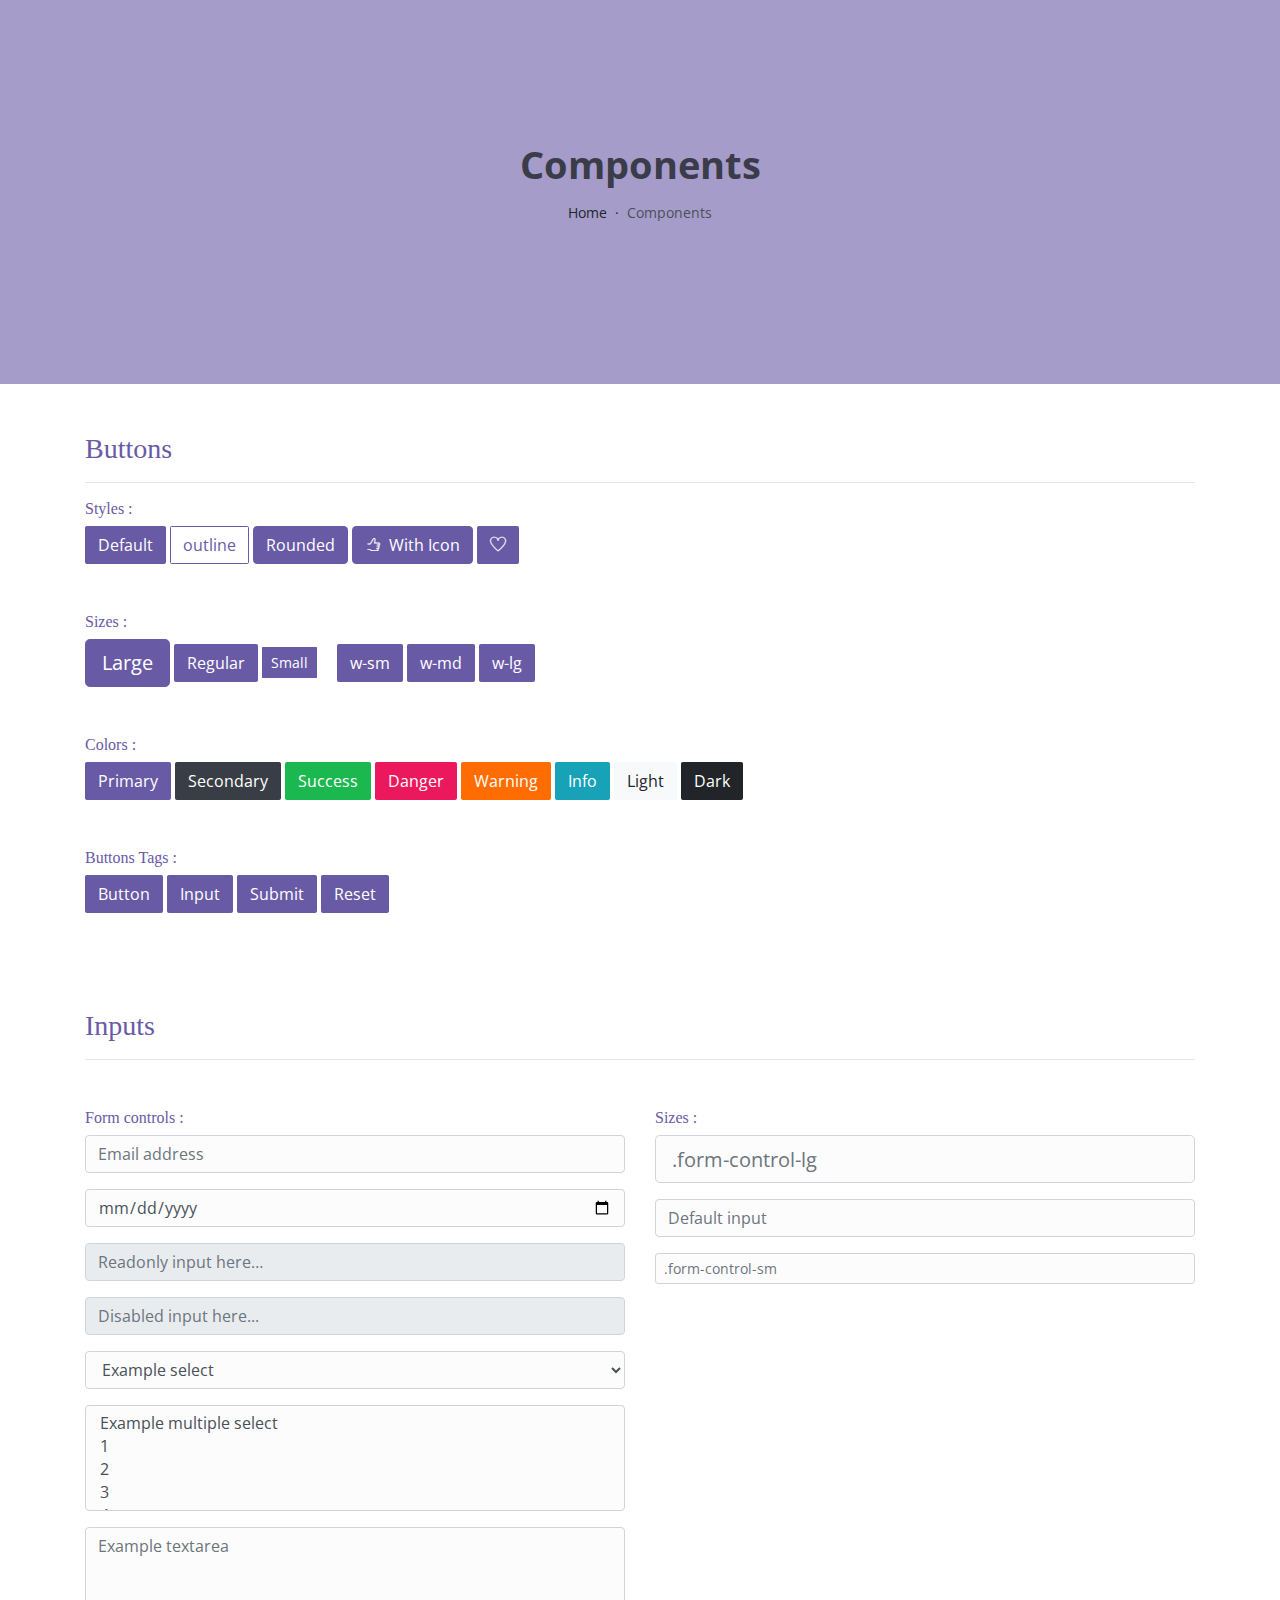
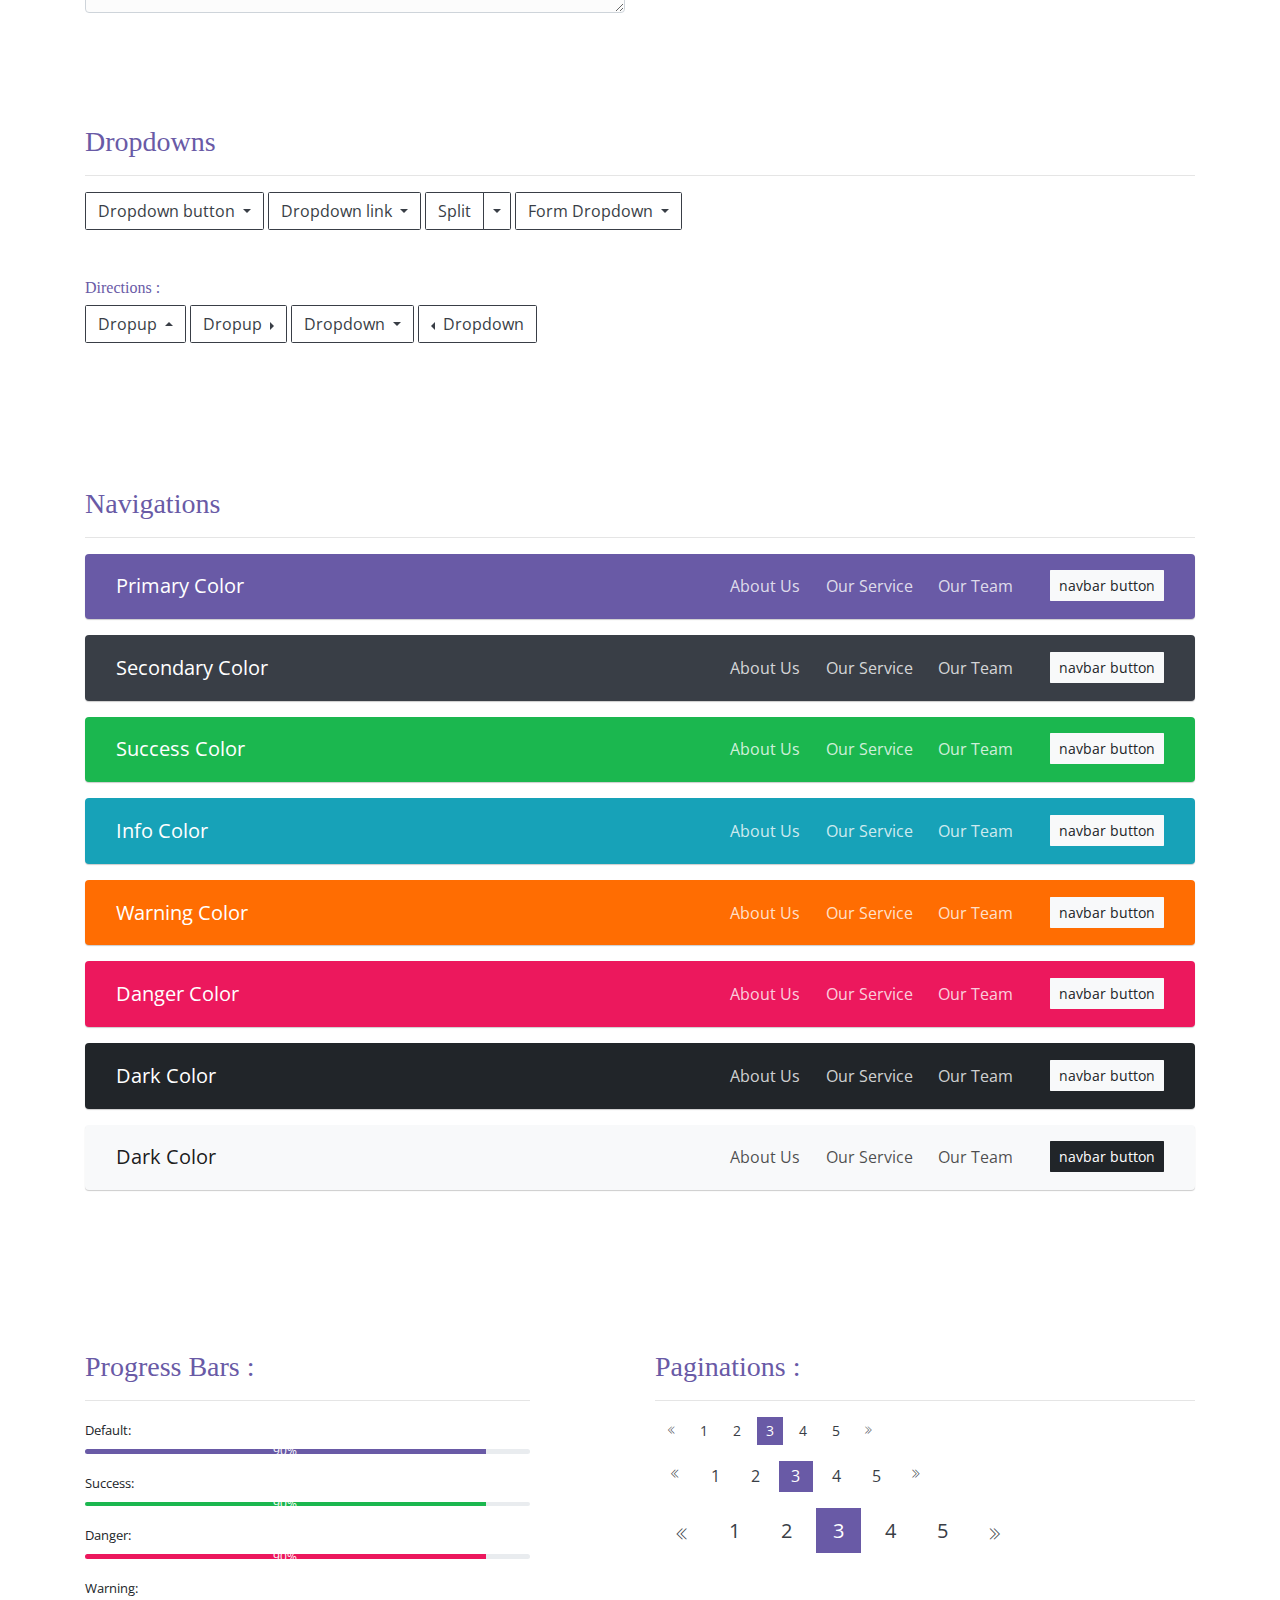
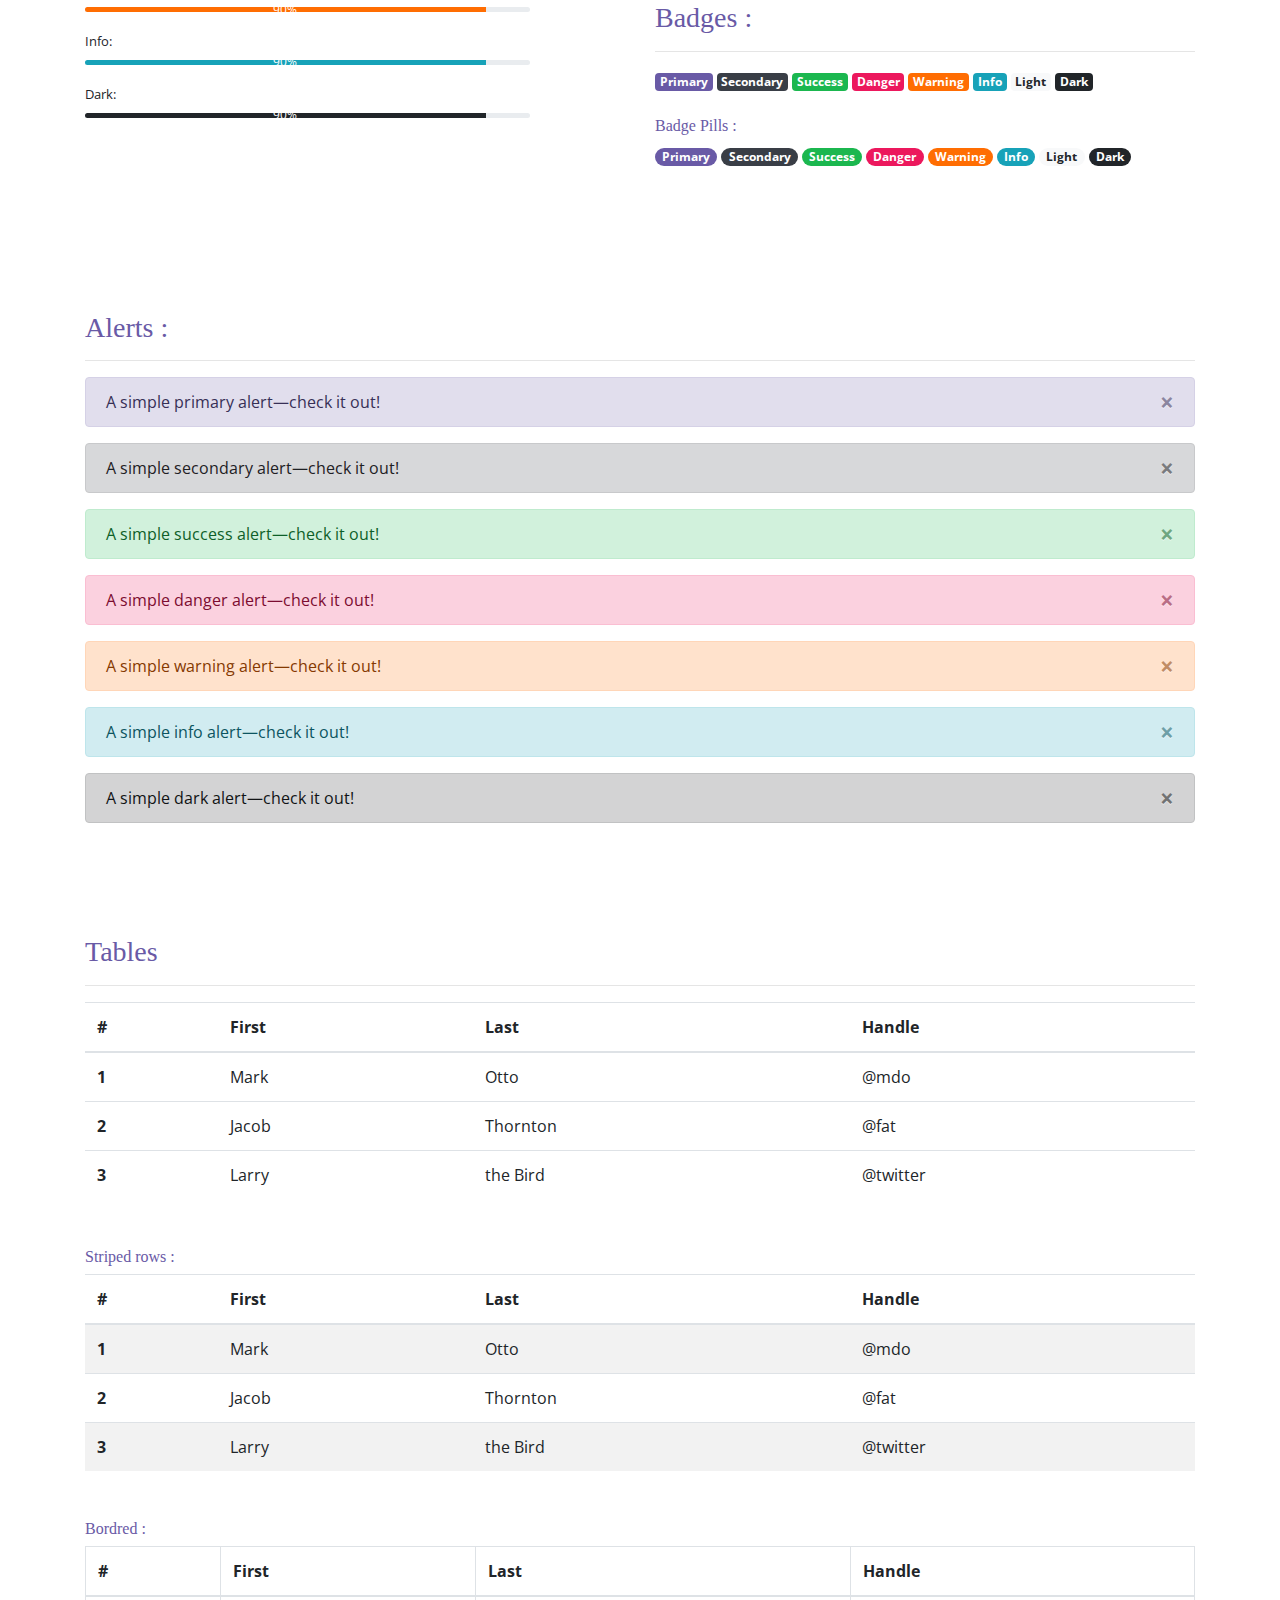
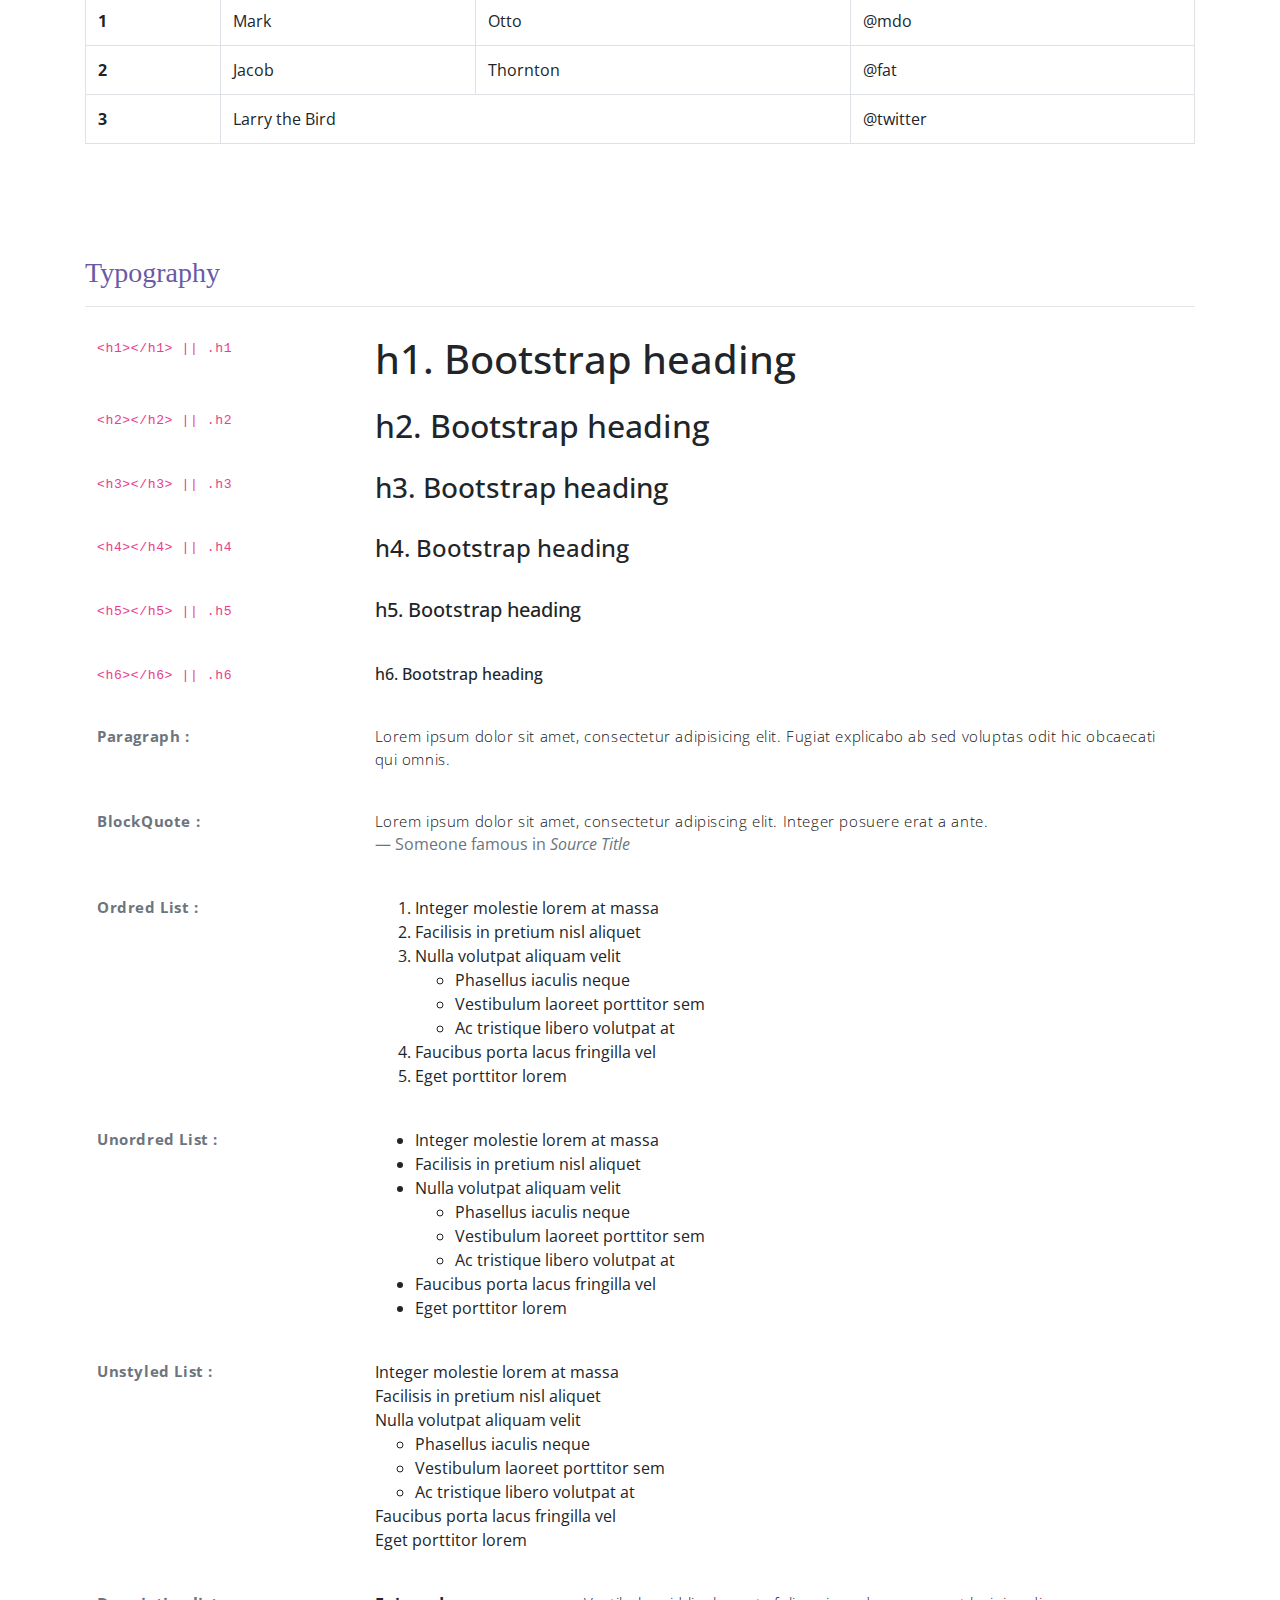
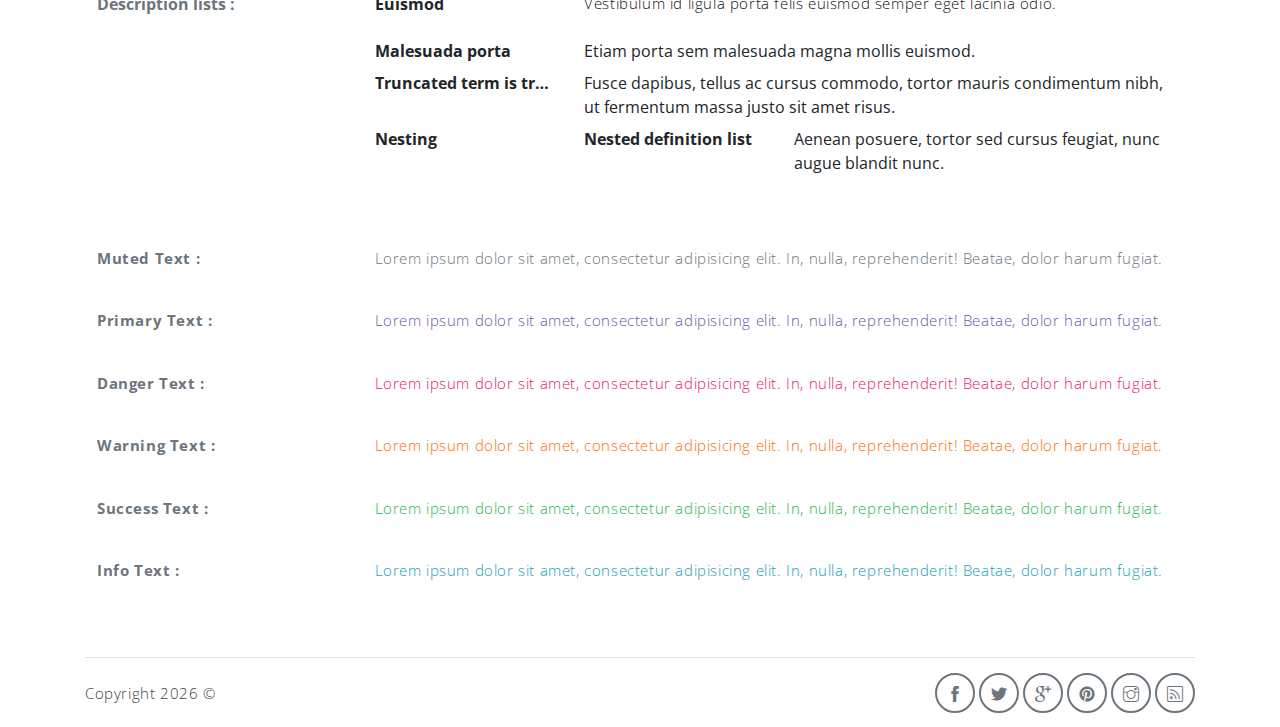
<file: components.html>
<!DOCTYPE html>
<html lang="en">

<head>
   <meta charset="utf-8">
   <meta name="viewport" content="width=device-width, initial-scale=1, shrink-to-fit=no">
   <title>Components</title>
   <!-- font icons -->
   <link rel="stylesheet" href="assets/vendors/themify-icons/css/themify-icons.css">
   <!-- Bootstrap + Steller  -->
   <link rel="stylesheet" href="assets/css/styles.css">
</head>

<body>

   <!-- Page Header -->
   <header class="header header-mini">
      <div class="header-title">Components</div>
      <nav aria-label="breadcrumb">
         <ol class="breadcrumb">
            <li class="breadcrumb-item"><a href="/">Home</a></li>
            <li class="breadcrumb-item active" aria-current="page">Components</li>
         </ol>
      </nav>
   </header> <!-- End Of Page Header -->

   <!-- main content -->
   <div class="container">

      <!-- Buttons -->
      <h3 class="mt-5">Buttons</h3>
      <hr>
      <h6 class="section-secondary-title">Styles :</h6>
      <button class="btn btn-primary">Default</button>
      <button class="btn btn-outline-primary">outline</button>
      <button class="btn btn-primary rounded">Rounded</button>
      <button class="btn btn-primary rounded"><i class="ti-thumb-up pr-1"></i> With Icon</button>
      <button class="btn btn-primary circle"><i class="ti-heart"></i></button>

      <h6 class="section-secondary-title mt-5">Sizes :</h6>
      <button class="btn btn-primary btn-lg">Large</button>
      <button class="btn btn-primary ">Regular</button>
      <button class="btn btn-primary btn-sm">Small</button>
      <button class="btn btn-primary w-sm ml-3">w-sm</button>
      <button class="btn btn-primary w-md">w-md</button>
      <button class="btn btn-primary w-lg">w-lg</button>

      <h6 class="section-secondary-title mt-5">Colors :</h6>
      <button type="button" class="btn btn-primary">Primary</button>
      <button type="button" class="btn btn-secondary">Secondary</button>
      <button type="button" class="btn btn-success">Success</button>
      <button type="button" class="btn btn-danger">Danger</button>
      <button type="button" class="btn btn-warning">Warning</button>
      <button type="button" class="btn btn-info">Info</button>
      <button type="button" class="btn btn-light">Light</button>
      <button type="button" class="btn btn-dark">Dark</button>

      <h6 class="section-secondary-title mt-5">Buttons Tags :</h6>
      <button class="btn btn-primary" type="submit">Button</button>
      <input class="btn btn-primary" type="button" value="Input">
      <input class="btn btn-primary" type="submit" value="Submit">
      <input class="btn btn-primary" type="reset" value="Reset">

      <!-- devider -->
      <div class="py-5"></div>

      <!-- Inputs -->
      <h3>Inputs</h3>
      <hr>
      <div class="row mt-5">
         <div class="col-md-6">
            <h6 class="section-secondary-title">Form controls :</h6>
            <div class="form-group">
               <input type="email" class="form-control" id="exampleFormControlInput1" placeholder="Email address">
            </div>
            <div class="form-group">
               <input type="date" class="form-control" id="exampleFormControlInput1" placeholder="Date">
            </div>
            <div class="form-group">
               <input class="form-control" type="text" placeholder="Readonly input here…" readonly>
            </div>
            <div class="form-group">
               <input class="form-control" id="disabledInput" type="text" placeholder="Disabled input here..." disabled>
            </div>
            <div class="form-group">
               <select class="form-control" id="exampleFormControlSelect1">
                  <option>Example select</option>
                  <option>1</option>
                  <option>2</option>
                  <option>3</option>
                  <option>4</option>
                  <option>5</option>
               </select>
            </div>
            <div class="form-group">
               <select multiple class="form-control" id="exampleFormControlSelect2">
                  <option>Example multiple select</option>
                  <option>1</option>
                  <option>2</option>
                  <option>3</option>
                  <option>4</option>
                  <option>5</option>
               </select>
            </div>
            <div class="form-group">
               <textarea class="form-control" id="exampleFormControlTextarea1" rows="3"
                  placeholder="Example textarea"></textarea>
            </div>
         </div>
         <div class="col-md-6">
            <h6 class="section-secondary-title">Sizes :</h6>
            <div class="form-group">
               <input class="form-control form-control-lg" type="text" placeholder=".form-control-lg">
            </div>
            <div class="form-group">
               <input class="form-control" type="text" placeholder="Default input">
            </div>
            <div class="form-group">
               <input class="form-control form-control-sm" type="text" placeholder=".form-control-sm">
            </div>
         </div>
      </div> <!-- end of inputs -->

      <!-- devider -->
      <div class="py-5"></div>

      <!-- Dropdowns -->
      <h3 class="components-section-title font-weight-normal">Dropdowns</h3>
      <hr>
      <div class="dropdown d-inline-block">
         <button class="btn btn-outline-secondary dropdown-toggle" type="button" id="dropdownMenuButton"
            data-toggle="dropdown" aria-haspopup="true" aria-expanded="false">
            Dropdown button
         </button>
         <div class="dropdown-menu" aria-labelledby="dropdownMenuButton">
            <a class="dropdown-item" href="#">Action</a>
            <a class="dropdown-item" href="#">Another action</a>
            <a class="dropdown-item" href="#">Something else here</a>
         </div>
      </div>
      <div class="dropdown d-inline-block">
         <a class="btn btn-outline-secondary dropdown-toggle" href="#" role="button" id="dropdownMenuLink"
            data-toggle="dropdown" aria-haspopup="true" aria-expanded="false">
            Dropdown link
         </a>
         <div class="dropdown-menu" aria-labelledby="dropdownMenuLink">
            <a class="dropdown-item" href="#">Action</a>
            <a class="dropdown-item" href="#">Another action</a>
            <a class="dropdown-item" href="#">Something else here</a>
         </div>
      </div>
      <div class="btn-group">
         <button type="button" class="btn btn-outline-secondary">Split</button>
         <button type="button" class="btn btn-outline-secondary dropdown-toggle dropdown-toggle-split"
            data-toggle="dropdown" aria-haspopup="true" aria-expanded="false">
            <span class="sr-only">Toggle Dropdown</span>
         </button>
         <div class="dropdown-menu">
            <a class="dropdown-item" href="#">Action</a>
            <a class="dropdown-item" href="#">Another action</a>
            <a class="dropdown-item" href="#">Something else here</a>
            <div class="dropdown-divider"></div>
            <a class="dropdown-item" href="#">Separated link</a>
         </div>
      </div>
      <div class="btn-group">
         <button class="btn btn-outline-secondary dropdown-toggle" type="button" id="dropdownMenuButton"
            data-toggle="dropdown" aria-haspopup="true" aria-expanded="false">
            Form Dropdown
         </button>
         <div class="dropdown-menu form">
            <form class="px-4 py-3">
               <div class="form-group">
                  <input type="email" class="form-control" id="exampleDropdownFormEmail1"
                     placeholder="email@example.com">
               </div>
               <div class="form-group">
                  <input type="password" class="form-control" id="exampleDropdownFormPassword1" placeholder="Password">
               </div>
               <div class="form-check mb-3">
                  <input type="checkbox" class="form-check-input" id="dropdownCheck">
                  <label class="form-check-label" for="dropdownCheck">
                     Remember me
                  </label>
               </div>
               <button type="submit" class="btn btn-primary btn-block">Sign in</button>
            </form>
            <div class="dropdown-divider"></div>
            <a class="dropdown-item" href="#"><small>New around here? Sign up</small></a>
            <a class="dropdown-item" href="#"><small>Forgot password?</small></a>
         </div>
      </div>
      <h6 class="section-secondary-title mt-5">Directions :</h6>
      <div class="btn-group dropup">
         <button type="button" class="btn btn-outline-secondary dropdown-toggle" data-toggle="dropdown"
            aria-haspopup="true" aria-expanded="false">
            Dropup
         </button>
         <div class="dropdown-menu">
            <a class="dropdown-item" href="#">Action</a>
            <a class="dropdown-item" href="#">Another action</a>
            <a class="dropdown-item" href="#">Something else here</a>
            <div class="dropdown-divider"></div>
            <a class="dropdown-item" href="#">Separated link</a>
         </div>
      </div>
      <div class="btn-group dropright">
         <button type="button" class="btn btn-outline-secondary dropdown-toggle" data-toggle="dropdown"
            aria-haspopup="true" aria-expanded="false">
            Dropup
         </button>
         <div class="dropdown-menu">
            <a class="dropdown-item" href="#">Action</a>
            <a class="dropdown-item" href="#">Another action</a>
            <a class="dropdown-item" href="#">Something else here</a>
            <div class="dropdown-divider"></div>
            <a class="dropdown-item" href="#">Separated link</a>
         </div>
      </div>
      <div class="btn-group">
         <button type="button" class="btn btn-outline-secondary dropdown-toggle" data-toggle="dropdown"
            aria-haspopup="true" aria-expanded="false">
            Dropdown
         </button>
         <div class="dropdown-menu">
            <a class="dropdown-item" href="#">Action</a>
            <a class="dropdown-item" href="#">Another action</a>
            <a class="dropdown-item" href="#">Something else here</a>
            <div class="dropdown-divider"></div>
            <a class="dropdown-item" href="#">Separated link</a>
         </div>
      </div>
      <div class="btn-group dropleft">
         <button type="button" class="btn btn-outline-secondary dropdown-toggle" data-toggle="dropdown"
            aria-haspopup="true" aria-expanded="false">
            Dropdown
         </button>
         <div class="dropdown-menu">
            <a class="dropdown-item" href="#">Action</a>
            <a class="dropdown-item" href="#">Another action</a>
            <a class="dropdown-item" href="#">Something else here</a>
            <div class="dropdown-divider"></div>
            <a class="dropdown-item" href="#">Separated link</a>
         </div>
      </div> <!-- end of Dropdowns -->

      <!-- devider -->
      <div class="py-5"></div>

      <!-- navbars -->
      <h3 class="components-section-title font-weight-normal mt-5">Navigations</h3>
      <hr>
      <nav class="navbar navbar-expand-sm navbar-dark bg-primary rounded shadow mb-3">
         <div class="container">
            <a class="navbar-brand" href="#">Primary Color</a>
            <button class="navbar-toggler ml-auto" type="button" data-toggle="collapse"
               data-target="#navbarSupportedContent" aria-controls="navbarSupportedContent" aria-expanded="false"
               aria-label="Toggle navigation">
               <span class="navbar-toggler-icon"></span>
            </button>
            <div class="collapse navbar-collapse" id="navbarSupportedContent">
               <ul class="navbar-nav ml-auto">
                  <li class="nav-item">
                     <a class="nav-link" href="#about">About Us</a>
                  </li>
                  <li class="nav-item">
                     <a class="nav-link" href="#service">Our Service</a>
                  </li>
                  <li class="nav-item">
                     <a class="nav-link" href="#team">Our Team</a>
                  </li>
                  <li class="nav-item">
                     <a href="#book-table" class="ml-4 mt-1 btn btn-light btn-sm">navbar button</a>
                  </li>
               </ul>
            </div>
         </div>
      </nav>
      <nav class="navbar navbar-expand-sm navbar-dark bg-secondary rounded shadow mb-3">
         <div class="container">
            <a class="navbar-brand" href="#">Secondary Color</a>
            <button class="navbar-toggler ml-auto" type="button" data-toggle="collapse"
               data-target="#navbarSupportedContent" aria-controls="navbarSupportedContent" aria-expanded="false"
               aria-label="Toggle navigation">
               <span class="navbar-toggler-icon"></span>
            </button>
            <div class="collapse navbar-collapse" id="navbarSupportedContent">
               <ul class="navbar-nav ml-auto">
                  <li class="nav-item">
                     <a class="nav-link" href="#about">About Us</a>
                  </li>
                  <li class="nav-item">
                     <a class="nav-link" href="#service">Our Service</a>
                  </li>
                  <li class="nav-item">
                     <a class="nav-link" href="#team">Our Team</a>
                  </li>
                  <li class="nav-item">
                     <a href="#book-table" class="ml-4 mt-1 btn btn-light btn-sm">navbar button</a>
                  </li>
               </ul>
            </div>
         </div>
      </nav>
      <nav class="navbar navbar-expand-sm navbar-dark bg-success rounded shadow mb-3">
         <div class="container">
            <a class="navbar-brand" href="#">Success Color</a>
            <button class="navbar-toggler ml-auto" type="button" data-toggle="collapse"
               data-target="#navbarSupportedContent" aria-controls="navbarSupportedContent" aria-expanded="false"
               aria-label="Toggle navigation">
               <span class="navbar-toggler-icon"></span>
            </button>
            <div class="collapse navbar-collapse" id="navbarSupportedContent">
               <ul class="navbar-nav ml-auto">
                  <li class="nav-item">
                     <a class="nav-link" href="#about">About Us</a>
                  </li>
                  <li class="nav-item">
                     <a class="nav-link" href="#service">Our Service</a>
                  </li>
                  <li class="nav-item">
                     <a class="nav-link" href="#team">Our Team</a>
                  </li>
                  <li class="nav-item">
                     <a href="#book-table" class="ml-4 mt-1 btn btn-light btn-sm">navbar button</a>
                  </li>
               </ul>
            </div>
         </div>
      </nav>
      <nav class="navbar navbar-expand-sm navbar-dark bg-info rounded shadow mb-3">
         <div class="container">
            <a class="navbar-brand" href="#">Info Color</a>
            <button class="navbar-toggler ml-auto" type="button" data-toggle="collapse"
               data-target="#navbarSupportedContent" aria-controls="navbarSupportedContent" aria-expanded="false"
               aria-label="Toggle navigation">
               <span class="navbar-toggler-icon"></span>
            </button>
            <div class="collapse navbar-collapse" id="navbarSupportedContent">
               <ul class="navbar-nav ml-auto">
                  <li class="nav-item">
                     <a class="nav-link" href="#about">About Us</a>
                  </li>
                  <li class="nav-item">
                     <a class="nav-link" href="#service">Our Service</a>
                  </li>
                  <li class="nav-item">
                     <a class="nav-link" href="#team">Our Team</a>
                  </li>
                  <li class="nav-item">
                     <a href="#book-table" class="ml-4 mt-1 btn btn-light btn-sm">navbar button</a>
                  </li>
               </ul>
            </div>
         </div>
      </nav>
      <nav class="navbar navbar-expand-sm navbar-dark bg-warning rounded shadow mb-3">
         <div class="container">
            <a class="navbar-brand" href="#">Warning Color</a>
            <button class="navbar-toggler ml-auto" type="button" data-toggle="collapse"
               data-target="#navbarSupportedContent" aria-controls="navbarSupportedContent" aria-expanded="false"
               aria-label="Toggle navigation">
               <span class="navbar-toggler-icon"></span>
            </button>
            <div class="collapse navbar-collapse" id="navbarSupportedContent">
               <ul class="navbar-nav ml-auto">
                  <li class="nav-item">
                     <a class="nav-link" href="#about">About Us</a>
                  </li>
                  <li class="nav-item">
                     <a class="nav-link" href="#service">Our Service</a>
                  </li>
                  <li class="nav-item">
                     <a class="nav-link" href="#team">Our Team</a>
                  </li>
                  <li class="nav-item">
                     <a href="#book-table" class="ml-4 mt-1 btn btn-light btn-sm">navbar button</a>
                  </li>
               </ul>
            </div>
         </div>
      </nav>
      <nav class="navbar navbar-expand-sm navbar-dark bg-danger rounded shadow mb-3">
         <div class="container">
            <a class="navbar-brand" href="#">Danger Color</a>
            <button class="navbar-toggler ml-auto" type="button" data-toggle="collapse"
               data-target="#navbarSupportedContent" aria-controls="navbarSupportedContent" aria-expanded="false"
               aria-label="Toggle navigation">
               <span class="navbar-toggler-icon"></span>
            </button>
            <div class="collapse navbar-collapse" id="navbarSupportedContent">
               <ul class="navbar-nav ml-auto">
                  <li class="nav-item">
                     <a class="nav-link" href="#about">About Us</a>
                  </li>
                  <li class="nav-item">
                     <a class="nav-link" href="#service">Our Service</a>
                  </li>
                  <li class="nav-item">
                     <a class="nav-link" href="#team">Our Team</a>
                  </li>
                  <li class="nav-item">
                     <a href="#book-table" class="ml-4 mt-1 btn btn-light btn-sm">navbar button</a>
                  </li>
               </ul>
            </div>
         </div>
      </nav>
      <nav class="navbar navbar-expand-sm navbar-dark bg-dark rounded shadow mb-3">
         <div class="container">
            <a class="navbar-brand" href="#">Dark Color</a>
            <button class="navbar-toggler ml-auto" type="button" data-toggle="collapse"
               data-target="#navbarSupportedContent" aria-controls="navbarSupportedContent" aria-expanded="false"
               aria-label="Toggle navigation">
               <span class="navbar-toggler-icon"></span>
            </button>
            <div class="collapse navbar-collapse" id="navbarSupportedContent">
               <ul class="navbar-nav ml-auto">
                  <li class="nav-item">
                     <a class="nav-link" href="#about">About Us</a>
                  </li>
                  <li class="nav-item">
                     <a class="nav-link" href="#service">Our Service</a>
                  </li>
                  <li class="nav-item">
                     <a class="nav-link" href="#team">Our Team</a>
                  </li>
                  <li class="nav-item">
                     <a href="#book-table" class="ml-4 mt-1 btn btn-light btn-sm">navbar button</a>
                  </li>
               </ul>
            </div>
         </div>
      </nav>
      <nav class="navbar navbar-expand-sm navbar-light bg-light rounded shadow mb-3">
         <div class="container">
            <a class="navbar-brand" href="#">Dark Color</a>
            <button class="navbar-toggler ml-auto" type="button" data-toggle="collapse"
               data-target="#navbarSupportedContent" aria-controls="navbarSupportedContent" aria-expanded="false"
               aria-label="Toggle navigation">
               <span class="navbar-toggler-icon"></span>
            </button>
            <div class="collapse navbar-collapse" id="navbarSupportedContent">
               <ul class="navbar-nav ml-auto">
                  <li class="nav-item">
                     <a class="nav-link" href="#about">About Us</a>
                  </li>
                  <li class="nav-item">
                     <a class="nav-link" href="#service">Our Service</a>
                  </li>
                  <li class="nav-item">
                     <a class="nav-link" href="#team">Our Team</a>
                  </li>
                  <li class="nav-item">
                     <a href="#book-table" class="ml-4 mt-1 btn btn-dark btn-sm">navbar button</a>
                  </li>
               </ul>
            </div>
         </div>
      </nav>
      <!-- End of navbars -->

      <!-- devider -->
      <div class="py-5"></div>

      <!-- progress bars -->
      <div class="row justify-content-between">
         <div class="col-md-5">
            <h3 class="components-section-title font-weight-normal mt-5">Progress Bars :</h3>
            <hr>
            <small>Default: </small>
            <div class="progress mt-2 mb-3">
               <div class="progress-bar" role="progressbar" style="width: 90%" aria-valuenow="25" aria-valuemin="0"
                  aria-valuemax="100"><span>90%</span></div>
            </div>
            <small>Success:</small>
            <div class="progress mt-2 mb-3">
               <div class="progress-bar bg-success" role="progressbar" style="width: 90%" aria-valuenow="25"
                  aria-valuemin="0" aria-valuemax="100"><span>90%</span></div>
            </div>
            <small>Danger:</small>
            <div class="progress mt-2 mb-3">
               <div class="progress-bar bg-danger" role="progressbar" style="width: 90%" aria-valuenow="25"
                  aria-valuemin="0" aria-valuemax="100"><span>90%</span></div>
            </div>
            <small>Warning:</small>
            <div class="progress mt-2 mb-3">
               <div class="progress-bar bg-warning" role="progressbar" style="width: 90%" aria-valuenow="25"
                  aria-valuemin="0" aria-valuemax="100"><span>90%</span></div>
            </div>
            <small>Info:</small>
            <div class="progress mt-2 mb-3">
               <div class="progress-bar bg-info" role="progressbar" style="width: 90%" aria-valuenow="25"
                  aria-valuemin="0" aria-valuemax="100"><span>90%</span></div>
            </div>
            <small>Dark:</small>
            <div class="progress mt-2 mb-3">
               <div class="progress-bar bg-dark" role="progressbar" style="width: 90%" aria-valuenow="25"
                  aria-valuemin="0" aria-valuemax="100"><span>90%</span></div>
            </div>
         </div>
         <div class="col-md-6">
            <h3 class="components-section-title font-weight-normal mt-5">Paginations :</h3>
            <hr>
            <nav aria-label="Page navigation example">
               <ul class="pagination pagination-sm">
                  <li class="page-item"><a class="page-link" href="#"><i class="ti-angle-double-left"></i></a></li>
                  <li class="page-item"><a class="page-link" href="#">1</a></li>
                  <li class="page-item"><a class="page-link" href="#">2</a></li>
                  <li class="page-item active"><a class="page-link" href="#">3</a></li>
                  <li class="page-item"><a class="page-link" href="#">4</a></li>
                  <li class="page-item"><a class="page-link" href="#">5</a></li>
                  <li class="page-item"><a class="page-link" href="#"><i class="ti-angle-double-right"></i></a></li>
               </ul>
            </nav>
            <nav aria-label="Page navigation example">
               <ul class="pagination">
                  <li class="page-item"><a class="page-link" href="#"><i class="ti-angle-double-left"></i></a></li>
                  <li class="page-item"><a class="page-link" href="#">1</a></li>
                  <li class="page-item"><a class="page-link" href="#">2</a></li>
                  <li class="page-item active"><a class="page-link" href="#">3</a></li>
                  <li class="page-item"><a class="page-link" href="#">4</a></li>
                  <li class="page-item"><a class="page-link" href="#">5</a></li>
                  <li class="page-item"><a class="page-link" href="#"><i class="ti-angle-double-right"></i></a></li>
               </ul>
            </nav>
            <nav aria-label="Page navigation example">
               <ul class="pagination pagination-lg">
                  <li class="page-item"><a class="page-link" href="#"><i class="ti-angle-double-left"></i></a></li>
                  <li class="page-item"><a class="page-link" href="#">1</a></li>
                  <li class="page-item"><a class="page-link" href="#">2</a></li>
                  <li class="page-item active"><a class="page-link" href="#">3</a></li>
                  <li class="page-item"><a class="page-link" href="#">4</a></li>
                  <li class="page-item"><a class="page-link" href="#">5</a></li>
                  <li class="page-item"><a class="page-link" href="#"><i class="ti-angle-double-right"></i></a></li>
               </ul>
            </nav>

            <!-- Badges -->
            <h3 class="components-section-title font-weight-normal mt-5">Badges :</h3>
            <hr>
            <span class="badge badge-primary">Primary</span>
            <span class="badge badge-secondary">Secondary</span>
            <span class="badge badge-success">Success</span>
            <span class="badge badge-danger">Danger</span>
            <span class="badge badge-warning">Warning</span>
            <span class="badge badge-info">Info</span>
            <span class="badge badge-light">Light</span>
            <span class="badge badge-dark">Dark</span>
            <h6 class="section-secondary-title mt-4 mb-2">Badge Pills :</h6>
            <span class="badge badge-pill badge-primary">Primary</span>
            <span class="badge badge-pill badge-secondary">Secondary</span>
            <span class="badge badge-pill badge-success">Success</span>
            <span class="badge badge-pill badge-danger">Danger</span>
            <span class="badge badge-pill badge-warning">Warning</span>
            <span class="badge badge-pill badge-info">Info</span>
            <span class="badge badge-pill badge-light">Light</span>
            <span class="badge badge-pill badge-dark">Dark</span>
         </div>
      </div> <!-- End of Progress bars -->

      <!-- devider -->
      <div class="py-5"></div>

      <!-- Alerts -->
      <h3 class="components-section-title font-weight-normal mt-5">Alerts :</h3>
      <hr>
      <div class="alert alert-primary alert-dismissible fade show" role="alert">
         A simple primary alert—check it out!
         <button type="button" class="close" data-dismiss="alert" aria-label="Close">
            <span aria-hidden="true">&times;</span>
         </button>
      </div>
      <div class="alert alert-secondary alert-dismissible fade show" role="alert">
         A simple secondary alert—check it out!
         <button type="button" class="close" data-dismiss="alert" aria-label="Close">
            <span aria-hidden="true">&times;</span>
         </button>
      </div>
      <div class="alert alert-success alert-dismissible fade show" role="alert">
         A simple success alert—check it out!
         <button type="button" class="close" data-dismiss="alert" aria-label="Close">
            <span aria-hidden="true">&times;</span>
         </button>
      </div>
      <div class="alert alert-danger alert-dismissible fade show" role="alert">
         A simple danger alert—check it out!
         <button type="button" class="close" data-dismiss="alert" aria-label="Close">
            <span aria-hidden="true">&times;</span>
         </button>
      </div>
      <div class="alert alert-warning alert-dismissible fade show" role="alert">
         A simple warning alert—check it out!
         <button type="button" class="close" data-dismiss="alert" aria-label="Close">
            <span aria-hidden="true">&times;</span>
         </button>
      </div>
      <div class="alert alert-info alert-dismissible fade show" role="alert">
         A simple info alert—check it out!
         <button type="button" class="close" data-dismiss="alert" aria-label="Close">
            <span aria-hidden="true">&times;</span>
         </button>
      </div>
      <div class="alert alert-dark alert-dismissible fade show" role="alert">
         A simple dark alert—check it out!
         <button type="button" class="close" data-dismiss="alert" aria-label="Close">
            <span aria-hidden="true">&times;</span>
         </button>
      </div>
      <!-- end of alerts -->

      <!-- devider -->
      <div class="py-5"></div>

      <!-- tables -->
      <h3 class="components-section-title">Tables</h3>
      <hr>
      <table class="table">
         <thead>
            <tr>
               <th scope="col">#</th>
               <th scope="col">First</th>
               <th scope="col">Last</th>
               <th scope="col">Handle</th>
            </tr>
         </thead>
         <tbody>
            <tr>
               <th scope="row">1</th>
               <td>Mark</td>
               <td>Otto</td>
               <td>@mdo</td>
            </tr>
            <tr>
               <th scope="row">2</th>
               <td>Jacob</td>
               <td>Thornton</td>
               <td>@fat</td>
            </tr>
            <tr>
               <th scope="row">3</th>
               <td>Larry</td>
               <td>the Bird</td>
               <td>@twitter</td>
            </tr>
         </tbody>
      </table>

      <h6 class="section-secondary-title mt-5">Striped rows :</h6>
      <table class="table table-striped">
         <thead>
            <tr>
               <th scope="col">#</th>
               <th scope="col">First</th>
               <th scope="col">Last</th>
               <th scope="col">Handle</th>
            </tr>
         </thead>
         <tbody>
            <tr>
               <th scope="row">1</th>
               <td>Mark</td>
               <td>Otto</td>
               <td>@mdo</td>
            </tr>
            <tr>
               <th scope="row">2</th>
               <td>Jacob</td>
               <td>Thornton</td>
               <td>@fat</td>
            </tr>
            <tr>
               <th scope="row">3</th>
               <td>Larry</td>
               <td>the Bird</td>
               <td>@twitter</td>
            </tr>
         </tbody>
      </table>

      <h6 class="section-secondary-title mt-5">Bordred :</h6>
      <table class="table table-bordered">
         <thead>
            <tr>
               <th scope="col">#</th>
               <th scope="col">First</th>
               <th scope="col">Last</th>
               <th scope="col">Handle</th>
            </tr>
         </thead>
         <tbody>
            <tr>
               <th scope="row">1</th>
               <td>Mark</td>
               <td>Otto</td>
               <td>@mdo</td>
            </tr>
            <tr>
               <th scope="row">2</th>
               <td>Jacob</td>
               <td>Thornton</td>
               <td>@fat</td>
            </tr>
            <tr>
               <th scope="row">3</th>
               <td colspan="2">Larry the Bird</td>
               <td>@twitter</td>
            </tr>
         </tbody>
      </table>
      <!-- end of tables -->

      <!-- devider -->
      <div class="py-5"></div>

      <!-- typography -->
      <h3 class="components-section-title">Typography</h3>
      <hr>
      <table class="table table-borderless v-align-center">
         <tbody>
            <tr>
               <td>
                  <p><code class="highlighter-rouge">&lt;h1&gt;&lt;/h1&gt; || .h1</code></p>
               </td>
               <td class="w-75"><span class="h1">h1. Bootstrap heading</span></td>
            </tr>
            <tr>
               <td>
                  <p><code class="highlighter-rouge">&lt;h2&gt;&lt;/h2&gt; || .h2</code></p>
               </td>
               <td><span class="h2">h2. Bootstrap heading</span></td>
            </tr>
            <tr>
               <td>
                  <p><code class="highlighter-rouge">&lt;h3&gt;&lt;/h3&gt; || .h3</code></p>
               </td>
               <td><span class="h3">h3. Bootstrap heading</span></td>
            </tr>
            <tr>
               <td>
                  <p><code class="highlighter-rouge">&lt;h4&gt;&lt;/h4&gt; || .h4</code></p>
               </td>
               <td><span class="h4">h4. Bootstrap heading</span></td>
            </tr>
            <tr>
               <td>
                  <p><code class="highlighter-rouge">&lt;h5&gt;&lt;/h5&gt; || .h5</code></p>
               </td>
               <td><span class="h5">h5. Bootstrap heading</span></td>
            </tr>
            <tr>
               <td>
                  <p><code class="highlighter-rouge">&lt;h6&gt;&lt;/h6&gt; || .h6</code></p>
               </td>
               <td><span class="h6">h6. Bootstrap heading</span></td>
            </tr>
            <tr>
               <td>
                  <p class="font-weight-bold text-muted">Paragraph :</p>
               </td>
               <td>
                  <p>Lorem ipsum dolor sit amet, consectetur adipisicing elit. Fugiat explicabo ab sed voluptas odit hic
                     obcaecati qui omnis.</p>
               </td>
            </tr>
            <tr>
               <td>
                  <p class="font-weight-bold text-muted">BlockQuote :</p>
               </td>
               <td>
                  <blockquote class="blockquote">
                     <p class="mb-0">Lorem ipsum dolor sit amet, consectetur adipiscing elit. Integer posuere erat a
                        ante.</p>
                     <footer class="blockquote-footer">Someone famous in <cite title="Source Title">Source Title</cite>
                     </footer>
                  </blockquote>
               </td>
            </tr>

            <tr>
               <td>
                  <p class="font-weight-bold text-muted">Ordred List :</p>
               </td>
               <td>
                  <ol>
                     <li>Integer molestie lorem at massa</li>
                     <li>Facilisis in pretium nisl aliquet</li>
                     <li>Nulla volutpat aliquam velit
                        <ul>
                           <li>Phasellus iaculis neque</li>
                           <li>Vestibulum laoreet porttitor sem</li>
                           <li>Ac tristique libero volutpat at</li>
                        </ul>
                     </li>
                     <li>Faucibus porta lacus fringilla vel</li>
                     <li>Eget porttitor lorem</li>
                  </ol>
               </td>
            </tr>
            <tr>
               <td>
                  <p class="font-weight-bold text-muted">Unordred List :</p>
               </td>
               <td>
                  <ul>
                     <li>Integer molestie lorem at massa</li>
                     <li>Facilisis in pretium nisl aliquet</li>
                     <li>Nulla volutpat aliquam velit
                        <ul>
                           <li>Phasellus iaculis neque</li>
                           <li>Vestibulum laoreet porttitor sem</li>
                           <li>Ac tristique libero volutpat at</li>
                        </ul>
                     </li>
                     <li>Faucibus porta lacus fringilla vel</li>
                     <li>Eget porttitor lorem</li>
                  </ul>
               </td>
            </tr>
            <tr>
               <td>
                  <p class="font-weight-bold text-muted">Unstyled List :</p>
               </td>
               <td>
                  <ul class="list-unstyled">
                     <li>Integer molestie lorem at massa</li>
                     <li>Facilisis in pretium nisl aliquet</li>
                     <li>Nulla volutpat aliquam velit
                        <ul>
                           <li>Phasellus iaculis neque</li>
                           <li>Vestibulum laoreet porttitor sem</li>
                           <li>Ac tristique libero volutpat at</li>
                        </ul>
                     </li>
                     <li>Faucibus porta lacus fringilla vel</li>
                     <li>Eget porttitor lorem</li>
                  </ul>
               </td>
            </tr>
            <tr>
               <td class="font-weight-bold text-muted">Description lists : </td>
               <td>
                  <dl class="row">
                     <dt class="col-sm-3">Euismod</dt>
                     <dd class="col-sm-9">
                        <p>Vestibulum id ligula porta felis euismod semper eget lacinia odio.</p>
                     </dd>

                     <dt class="col-sm-3">Malesuada porta</dt>
                     <dd class="col-sm-9">Etiam porta sem malesuada magna mollis euismod.</dd>

                     <dt class="col-sm-3 text-truncate">Truncated term is truncated</dt>
                     <dd class="col-sm-9">Fusce dapibus, tellus ac cursus commodo, tortor mauris condimentum nibh, ut
                        fermentum massa justo sit amet risus.</dd>

                     <dt class="col-sm-3">Nesting</dt>
                     <dd class="col-sm-9">
                        <dl class="row">
                           <dt class="col-sm-4">Nested definition list</dt>
                           <dd class="col-sm-8">Aenean posuere, tortor sed cursus feugiat, nunc augue blandit nunc.</dd>
                        </dl>
                     </dd>
                  </dl>
               </td>
            </tr>
            <tr>
               <td>
                  <p class="font-weight-bold text-muted">Muted Text :</p>
               </td>
               <td>
                  <p class="text-muted">Lorem ipsum dolor sit amet, consectetur adipisicing elit. In, nulla,
                     reprehenderit! Beatae, dolor harum fugiat.</p>
               </td>
            </tr>
            <tr>
               <td>
                  <p class="font-weight-bold text-muted">Primary Text :</p>
               </td>
               <td>
                  <p class="text-primary">Lorem ipsum dolor sit amet, consectetur adipisicing elit. In, nulla,
                     reprehenderit! Beatae, dolor harum fugiat.</p>
               </td>
            </tr>
            <tr>
               <td>
                  <p class="font-weight-bold text-muted">Danger Text :</p>
               </td>
               <td>
                  <p class="text-danger">Lorem ipsum dolor sit amet, consectetur adipisicing elit. In, nulla,
                     reprehenderit! Beatae, dolor harum fugiat.</p>
               </td>
            </tr>
            <tr>
               <td>
                  <p class="font-weight-bold text-muted">Warning Text :</p>
               </td>
               <td>
                  <p class="text-warning">Lorem ipsum dolor sit amet, consectetur adipisicing elit. In, nulla,
                     reprehenderit! Beatae, dolor harum fugiat.</p>
               </td>
            </tr>
            <tr>
               <td>
                  <p class="font-weight-bold text-muted">Success Text :</p>
               </td>
               <td>
                  <p class="text-success">Lorem ipsum dolor sit amet, consectetur adipisicing elit. In, nulla,
                     reprehenderit! Beatae, dolor harum fugiat.</p>
               </td>
            </tr>
            <tr>
               <td>
                  <p class="font-weight-bold text-muted">Info Text :</p>
               </td>
               <td>
                  <p class="text-info">Lorem ipsum dolor sit amet, consectetur adipisicing elit. In, nulla,
                     reprehenderit! Beatae, dolor harum fugiat.</p>
               </td>
            </tr>
         </tbody>
      </table>
   </div>
   <!-- end of typography -->

   <!-- footer -->
   <div class="container mt-5">
      <footer class="footer">
         <p class="mb-0">Copyright
            <script>document.write(new Date().getFullYear())</script> &copy;
         </p>
         <div class="social-links text-right m-auto ml-sm-auto">
            <a href="javascript:void(0)" class="link"><i class="ti-facebook"></i></a>
            <a href="javascript:void(0)" class="link"><i class="ti-twitter-alt"></i></a>
            <a href="javascript:void(0)" class="link"><i class="ti-google"></i></a>
            <a href="javascript:void(0)" class="link"><i class="ti-pinterest-alt"></i></a>
            <a href="javascript:void(0)" class="link"><i class="ti-instagram"></i></a>
            <a href="javascript:void(0)" class="link"><i class="ti-rss"></i></a>
         </div>
      </footer>
   </div> <!-- end of page footer -->

   <!-- core  -->
   <script src="assets/vendors/jquery/jquery-3.4.1.js"></script>
   <script src="assets/vendors/bootstrap/bootstrap.bundle.js"></script>

</body>

</html>
</file>
<file: assets/vendors/themify-icons/css/themify-icons.css>
@font-face {
	font-family: 'themify';
	src:url("../fonts/themify.eot?-fvbane");
	src:url("../fonts/themify.eot?#iefix-fvbane") format("embedded-opentype"),
		url("../fonts/themify.woff?-fvbane") format("woff"),
		url("../fonts/themify.ttf?-fvbane") format("truetype"),
		url("../fonts/themify.svg?-fvbane#themify") format("svg");
	font-weight: normal;
	font-style: normal;
}

[class^="ti-"], [class*=" ti-"] {
	font-family: 'themify';
	speak: none;
	font-style: normal;
	font-weight: normal;
	font-variant: normal;
	text-transform: none;
	line-height: 1;

	/* Better Font Rendering =========== */
	-webkit-font-smoothing: antialiased;
	-moz-osx-font-smoothing: grayscale;
}

.ti-wand:before {
	content: "\e600";
}
.ti-volume:before {
	content: "\e601";
}
.ti-user:before {
	content: "\e602";
}
.ti-unlock:before {
	content: "\e603";
}
.ti-unlink:before {
	content: "\e604";
}
.ti-trash:before {
	content: "\e605";
}
.ti-thought:before {
	content: "\e606";
}
.ti-target:before {
	content: "\e607";
}
.ti-tag:before {
	content: "\e608";
}
.ti-tablet:before {
	content: "\e609";
}
.ti-star:before {
	content: "\e60a";
}
.ti-spray:before {
	content: "\e60b";
}
.ti-signal:before {
	content: "\e60c";
}
.ti-shopping-cart:before {
	content: "\e60d";
}
.ti-shopping-cart-full:before {
	content: "\e60e";
}
.ti-settings:before {
	content: "\e60f";
}
.ti-search:before {
	content: "\e610";
}
.ti-zoom-in:before {
	content: "\e611";
}
.ti-zoom-out:before {
	content: "\e612";
}
.ti-cut:before {
	content: "\e613";
}
.ti-ruler:before {
	content: "\e614";
}
.ti-ruler-pencil:before {
	content: "\e615";
}
.ti-ruler-alt:before {
	content: "\e616";
}
.ti-bookmark:before {
	content: "\e617";
}
.ti-bookmark-alt:before {
	content: "\e618";
}
.ti-reload:before {
	content: "\e619";
}
.ti-plus:before {
	content: "\e61a";
}
.ti-pin:before {
	content: "\e61b";
}
.ti-pencil:before {
	content: "\e61c";
}
.ti-pencil-alt:before {
	content: "\e61d";
}
.ti-paint-roller:before {
	content: "\e61e";
}
.ti-paint-bucket:before {
	content: "\e61f";
}
.ti-na:before {
	content: "\e620";
}
.ti-mobile:before {
	content: "\e621";
}
.ti-minus:before {
	content: "\e622";
}
.ti-medall:before {
	content: "\e623";
}
.ti-medall-alt:before {
	content: "\e624";
}
.ti-marker:before {
	content: "\e625";
}
.ti-marker-alt:before {
	content: "\e626";
}
.ti-arrow-up:before {
	content: "\e627";
}
.ti-arrow-right:before {
	content: "\e628";
}
.ti-arrow-left:before {
	content: "\e629";
}
.ti-arrow-down:before {
	content: "\e62a";
}
.ti-lock:before {
	content: "\e62b";
}
.ti-location-arrow:before {
	content: "\e62c";
}
.ti-link:before {
	content: "\e62d";
}
.ti-layout:before {
	content: "\e62e";
}
.ti-layers:before {
	content: "\e62f";
}
.ti-layers-alt:before {
	content: "\e630";
}
.ti-key:before {
	content: "\e631";
}
.ti-import:before {
	content: "\e632";
}
.ti-image:before {
	content: "\e633";
}
.ti-heart:before {
	content: "\e634";
}
.ti-heart-broken:before {
	content: "\e635";
}
.ti-hand-stop:before {
	content: "\e636";
}
.ti-hand-open:before {
	content: "\e637";
}
.ti-hand-drag:before {
	content: "\e638";
}
.ti-folder:before {
	content: "\e639";
}
.ti-flag:before {
	content: "\e63a";
}
.ti-flag-alt:before {
	content: "\e63b";
}
.ti-flag-alt-2:before {
	content: "\e63c";
}
.ti-eye:before {
	content: "\e63d";
}
.ti-export:before {
	content: "\e63e";
}
.ti-exchange-vertical:before {
	content: "\e63f";
}
.ti-desktop:before {
	content: "\e640";
}
.ti-cup:before {
	content: "\e641";
}
.ti-crown:before {
	content: "\e642";
}
.ti-comments:before {
	content: "\e643";
}
.ti-comment:before {
	content: "\e644";
}
.ti-comment-alt:before {
	content: "\e645";
}
.ti-close:before {
	content: "\e646";
}
.ti-clip:before {
	content: "\e647";
}
.ti-angle-up:before {
	content: "\e648";
}
.ti-angle-right:before {
	content: "\e649";
}
.ti-angle-left:before {
	content: "\e64a";
}
.ti-angle-down:before {
	content: "\e64b";
}
.ti-check:before {
	content: "\e64c";
}
.ti-check-box:before {
	content: "\e64d";
}
.ti-camera:before {
	content: "\e64e";
}
.ti-announcement:before {
	content: "\e64f";
}
.ti-brush:before {
	content: "\e650";
}
.ti-briefcase:before {
	content: "\e651";
}
.ti-bolt:before {
	content: "\e652";
}
.ti-bolt-alt:before {
	content: "\e653";
}
.ti-blackboard:before {
	content: "\e654";
}
.ti-bag:before {
	content: "\e655";
}
.ti-move:before {
	content: "\e656";
}
.ti-arrows-vertical:before {
	content: "\e657";
}
.ti-arrows-horizontal:before {
	content: "\e658";
}
.ti-fullscreen:before {
	content: "\e659";
}
.ti-arrow-top-right:before {
	content: "\e65a";
}
.ti-arrow-top-left:before {
	content: "\e65b";
}
.ti-arrow-circle-up:before {
	content: "\e65c";
}
.ti-arrow-circle-right:before {
	content: "\e65d";
}
.ti-arrow-circle-left:before {
	content: "\e65e";
}
.ti-arrow-circle-down:before {
	content: "\e65f";
}
.ti-angle-double-up:before {
	content: "\e660";
}
.ti-angle-double-right:before {
	content: "\e661";
}
.ti-angle-double-left:before {
	content: "\e662";
}
.ti-angle-double-down:before {
	content: "\e663";
}
.ti-zip:before {
	content: "\e664";
}
.ti-world:before {
	content: "\e665";
}
.ti-wheelchair:before {
	content: "\e666";
}
.ti-view-list:before {
	content: "\e667";
}
.ti-view-list-alt:before {
	content: "\e668";
}
.ti-view-grid:before {
	content: "\e669";
}
.ti-uppercase:before {
	content: "\e66a";
}
.ti-upload:before {
	content: "\e66b";
}
.ti-underline:before {
	content: "\e66c";
}
.ti-truck:before {
	content: "\e66d";
}
.ti-timer:before {
	content: "\e66e";
}
.ti-ticket:before {
	content: "\e66f";
}
.ti-thumb-up:before {
	content: "\e670";
}
.ti-thumb-down:before {
	content: "\e671";
}
.ti-text:before {
	content: "\e672";
}
.ti-stats-up:before {
	content: "\e673";
}
.ti-stats-down:before {
	content: "\e674";
}
.ti-split-v:before {
	content: "\e675";
}
.ti-split-h:before {
	content: "\e676";
}
.ti-smallcap:before {
	content: "\e677";
}
.ti-shine:before {
	content: "\e678";
}
.ti-shift-right:before {
	content: "\e679";
}
.ti-shift-left:before {
	content: "\e67a";
}
.ti-shield:before {
	content: "\e67b";
}
.ti-notepad:before {
	content: "\e67c";
}
.ti-server:before {
	content: "\e67d";
}
.ti-quote-right:before {
	content: "\e67e";
}
.ti-quote-left:before {
	content: "\e67f";
}
.ti-pulse:before {
	content: "\e680";
}
.ti-printer:before {
	content: "\e681";
}
.ti-power-off:before {
	content: "\e682";
}
.ti-plug:before {
	content: "\e683";
}
.ti-pie-chart:before {
	content: "\e684";
}
.ti-paragraph:before {
	content: "\e685";
}
.ti-panel:before {
	content: "\e686";
}
.ti-package:before {
	content: "\e687";
}
.ti-music:before {
	content: "\e688";
}
.ti-music-alt:before {
	content: "\e689";
}
.ti-mouse:before {
	content: "\e68a";
}
.ti-mouse-alt:before {
	content: "\e68b";
}
.ti-money:before {
	content: "\e68c";
}
.ti-microphone:before {
	content: "\e68d";
}
.ti-menu:before {
	content: "\e68e";
}
.ti-menu-alt:before {
	content: "\e68f";
}
.ti-map:before {
	content: "\e690";
}
.ti-map-alt:before {
	content: "\e691";
}
.ti-loop:before {
	content: "\e692";
}
.ti-location-pin:before {
	content: "\e693";
}
.ti-list:before {
	content: "\e694";
}
.ti-light-bulb:before {
	content: "\e695";
}
.ti-Italic:before {
	content: "\e696";
}
.ti-info:before {
	content: "\e697";
}
.ti-infinite:before {
	content: "\e698";
}
.ti-id-badge:before {
	content: "\e699";
}
.ti-hummer:before {
	content: "\e69a";
}
.ti-home:before {
	content: "\e69b";
}
.ti-help:before {
	content: "\e69c";
}
.ti-headphone:before {
	content: "\e69d";
}
.ti-harddrives:before {
	content: "\e69e";
}
.ti-harddrive:before {
	content: "\e69f";
}
.ti-gift:before {
	content: "\e6a0";
}
.ti-game:before {
	content: "\e6a1";
}
.ti-filter:before {
	content: "\e6a2";
}
.ti-files:before {
	content: "\e6a3";
}
.ti-file:before {
	content: "\e6a4";
}
.ti-eraser:before {
	content: "\e6a5";
}
.ti-envelope:before {
	content: "\e6a6";
}
.ti-download:before {
	content: "\e6a7";
}
.ti-direction:before {
	content: "\e6a8";
}
.ti-direction-alt:before {
	content: "\e6a9";
}
.ti-dashboard:before {
	content: "\e6aa";
}
.ti-control-stop:before {
	content: "\e6ab";
}
.ti-control-shuffle:before {
	content: "\e6ac";
}
.ti-control-play:before {
	content: "\e6ad";
}
.ti-control-pause:before {
	content: "\e6ae";
}
.ti-control-forward:before {
	content: "\e6af";
}
.ti-control-backward:before {
	content: "\e6b0";
}
.ti-cloud:before {
	content: "\e6b1";
}
.ti-cloud-up:before {
	content: "\e6b2";
}
.ti-cloud-down:before {
	content: "\e6b3";
}
.ti-clipboard:before {
	content: "\e6b4";
}
.ti-car:before {
	content: "\e6b5";
}
.ti-calendar:before {
	content: "\e6b6";
}
.ti-book:before {
	content: "\e6b7";
}
.ti-bell:before {
	content: "\e6b8";
}
.ti-basketball:before {
	content: "\e6b9";
}
.ti-bar-chart:before {
	content: "\e6ba";
}
.ti-bar-chart-alt:before {
	content: "\e6bb";
}
.ti-back-right:before {
	content: "\e6bc";
}
.ti-back-left:before {
	content: "\e6bd";
}
.ti-arrows-corner:before {
	content: "\e6be";
}
.ti-archive:before {
	content: "\e6bf";
}
.ti-anchor:before {
	content: "\e6c0";
}
.ti-align-right:before {
	content: "\e6c1";
}
.ti-align-left:before {
	content: "\e6c2";
}
.ti-align-justify:before {
	content: "\e6c3";
}
.ti-align-center:before {
	content: "\e6c4";
}
.ti-alert:before {
	content: "\e6c5";
}
.ti-alarm-clock:before {
	content: "\e6c6";
}
.ti-agenda:before {
	content: "\e6c7";
}
.ti-write:before {
	content: "\e6c8";
}
.ti-window:before {
	content: "\e6c9";
}
.ti-widgetized:before {
	content: "\e6ca";
}
.ti-widget:before {
	content: "\e6cb";
}
.ti-widget-alt:before {
	content: "\e6cc";
}
.ti-wallet:before {
	content: "\e6cd";
}
.ti-video-clapper:before {
	content: "\e6ce";
}
.ti-video-camera:before {
	content: "\e6cf";
}
.ti-vector:before {
	content: "\e6d0";
}
.ti-themify-logo:before {
	content: "\e6d1";
}
.ti-themify-favicon:before {
	content: "\e6d2";
}
.ti-themify-favicon-alt:before {
	content: "\e6d3";
}
.ti-support:before {
	content: "\e6d4";
}
.ti-stamp:before {
	content: "\e6d5";
}
.ti-split-v-alt:before {
	content: "\e6d6";
}
.ti-slice:before {
	content: "\e6d7";
}
.ti-shortcode:before {
	content: "\e6d8";
}
.ti-shift-right-alt:before {
	content: "\e6d9";
}
.ti-shift-left-alt:before {
	content: "\e6da";
}
.ti-ruler-alt-2:before {
	content: "\e6db";
}
.ti-receipt:before {
	content: "\e6dc";
}
.ti-pin2:before {
	content: "\e6dd";
}
.ti-pin-alt:before {
	content: "\e6de";
}
.ti-pencil-alt2:before {
	content: "\e6df";
}
.ti-palette:before {
	content: "\e6e0";
}
.ti-more:before {
	content: "\e6e1";
}
.ti-more-alt:before {
	content: "\e6e2";
}
.ti-microphone-alt:before {
	content: "\e6e3";
}
.ti-magnet:before {
	content: "\e6e4";
}
.ti-line-double:before {
	content: "\e6e5";
}
.ti-line-dotted:before {
	content: "\e6e6";
}
.ti-line-dashed:before {
	content: "\e6e7";
}
.ti-layout-width-full:before {
	content: "\e6e8";
}
.ti-layout-width-default:before {
	content: "\e6e9";
}
.ti-layout-width-default-alt:before {
	content: "\e6ea";
}
.ti-layout-tab:before {
	content: "\e6eb";
}
.ti-layout-tab-window:before {
	content: "\e6ec";
}
.ti-layout-tab-v:before {
	content: "\e6ed";
}
.ti-layout-tab-min:before {
	content: "\e6ee";
}
.ti-layout-slider:before {
	content: "\e6ef";
}
.ti-layout-slider-alt:before {
	content: "\e6f0";
}
.ti-layout-sidebar-right:before {
	content: "\e6f1";
}
.ti-layout-sidebar-none:before {
	content: "\e6f2";
}
.ti-layout-sidebar-left:before {
	content: "\e6f3";
}
.ti-layout-placeholder:before {
	content: "\e6f4";
}
.ti-layout-menu:before {
	content: "\e6f5";
}
.ti-layout-menu-v:before {
	content: "\e6f6";
}
.ti-layout-menu-separated:before {
	content: "\e6f7";
}
.ti-layout-menu-full:before {
	content: "\e6f8";
}
.ti-layout-media-right-alt:before {
	content: "\e6f9";
}
.ti-layout-media-right:before {
	content: "\e6fa";
}
.ti-layout-media-overlay:before {
	content: "\e6fb";
}
.ti-layout-media-overlay-alt:before {
	content: "\e6fc";
}
.ti-layout-media-overlay-alt-2:before {
	content: "\e6fd";
}
.ti-layout-media-left-alt:before {
	content: "\e6fe";
}
.ti-layout-media-left:before {
	content: "\e6ff";
}
.ti-layout-media-center-alt:before {
	content: "\e700";
}
.ti-layout-media-center:before {
	content: "\e701";
}
.ti-layout-list-thumb:before {
	content: "\e702";
}
.ti-layout-list-thumb-alt:before {
	content: "\e703";
}
.ti-layout-list-post:before {
	content: "\e704";
}
.ti-layout-list-large-image:before {
	content: "\e705";
}
.ti-layout-line-solid:before {
	content: "\e706";
}
.ti-layout-grid4:before {
	content: "\e707";
}
.ti-layout-grid3:before {
	content: "\e708";
}
.ti-layout-grid2:before {
	content: "\e709";
}
.ti-layout-grid2-thumb:before {
	content: "\e70a";
}
.ti-layout-cta-right:before {
	content: "\e70b";
}
.ti-layout-cta-left:before {
	content: "\e70c";
}
.ti-layout-cta-center:before {
	content: "\e70d";
}
.ti-layout-cta-btn-right:before {
	content: "\e70e";
}
.ti-layout-cta-btn-left:before {
	content: "\e70f";
}
.ti-layout-column4:before {
	content: "\e710";
}
.ti-layout-column3:before {
	content: "\e711";
}
.ti-layout-column2:before {
	content: "\e712";
}
.ti-layout-accordion-separated:before {
	content: "\e713";
}
.ti-layout-accordion-merged:before {
	content: "\e714";
}
.ti-layout-accordion-list:before {
	content: "\e715";
}
.ti-ink-pen:before {
	content: "\e716";
}
.ti-info-alt:before {
	content: "\e717";
}
.ti-help-alt:before {
	content: "\e718";
}
.ti-headphone-alt:before {
	content: "\e719";
}
.ti-hand-point-up:before {
	content: "\e71a";
}
.ti-hand-point-right:before {
	content: "\e71b";
}
.ti-hand-point-left:before {
	content: "\e71c";
}
.ti-hand-point-down:before {
	content: "\e71d";
}
.ti-gallery:before {
	content: "\e71e";
}
.ti-face-smile:before {
	content: "\e71f";
}
.ti-face-sad:before {
	content: "\e720";
}
.ti-credit-card:before {
	content: "\e721";
}
.ti-control-skip-forward:before {
	content: "\e722";
}
.ti-control-skip-backward:before {
	content: "\e723";
}
.ti-control-record:before {
	content: "\e724";
}
.ti-control-eject:before {
	content: "\e725";
}
.ti-comments-smiley:before {
	content: "\e726";
}
.ti-brush-alt:before {
	content: "\e727";
}
.ti-youtube:before {
	content: "\e728";
}
.ti-vimeo:before {
	content: "\e729";
}
.ti-twitter:before {
	content: "\e72a";
}
.ti-time:before {
	content: "\e72b";
}
.ti-tumblr:before {
	content: "\e72c";
}
.ti-skype:before {
	content: "\e72d";
}
.ti-share:before {
	content: "\e72e";
}
.ti-share-alt:before {
	content: "\e72f";
}
.ti-rocket:before {
	content: "\e730";
}
.ti-pinterest:before {
	content: "\e731";
}
.ti-new-window:before {
	content: "\e732";
}
.ti-microsoft:before {
	content: "\e733";
}
.ti-list-ol:before {
	content: "\e734";
}
.ti-linkedin:before {
	content: "\e735";
}
.ti-layout-sidebar-2:before {
	content: "\e736";
}
.ti-layout-grid4-alt:before {
	content: "\e737";
}
.ti-layout-grid3-alt:before {
	content: "\e738";
}
.ti-layout-grid2-alt:before {
	content: "\e739";
}
.ti-layout-column4-alt:before {
	content: "\e73a";
}
.ti-layout-column3-alt:before {
	content: "\e73b";
}
.ti-layout-column2-alt:before {
	content: "\e73c";
}
.ti-instagram:before {
	content: "\e73d";
}
.ti-google:before {
	content: "\e73e";
}
.ti-github:before {
	content: "\e73f";
}
.ti-flickr:before {
	content: "\e740";
}
.ti-facebook:before {
	content: "\e741";
}
.ti-dropbox:before {
	content: "\e742";
}
.ti-dribbble:before {
	content: "\e743";
}
.ti-apple:before {
	content: "\e744";
}
.ti-android:before {
	content: "\e745";
}
.ti-save:before {
	content: "\e746";
}
.ti-save-alt:before {
	content: "\e747";
}
.ti-yahoo:before {
	content: "\e748";
}
.ti-wordpress:before {
	content: "\e749";
}
.ti-vimeo-alt:before {
	content: "\e74a";
}
.ti-twitter-alt:before {
	content: "\e74b";
}
.ti-tumblr-alt:before {
	content: "\e74c";
}
.ti-trello:before {
	content: "\e74d";
}
.ti-stack-overflow:before {
	content: "\e74e";
}
.ti-soundcloud:before {
	content: "\e74f";
}
.ti-sharethis:before {
	content: "\e750";
}
.ti-sharethis-alt:before {
	content: "\e751";
}
.ti-reddit:before {
	content: "\e752";
}
.ti-pinterest-alt:before {
	content: "\e753";
}
.ti-microsoft-alt:before {
	content: "\e754";
}
.ti-linux:before {
	content: "\e755";
}
.ti-jsfiddle:before {
	content: "\e756";
}
.ti-joomla:before {
	content: "\e757";
}
.ti-html5:before {
	content: "\e758";
}
.ti-flickr-alt:before {
	content: "\e759";
}
.ti-email:before {
	content: "\e75a";
}
.ti-drupal:before {
	content: "\e75b";
}
.ti-dropbox-alt:before {
	content: "\e75c";
}
.ti-css3:before {
	content: "\e75d";
}
.ti-rss:before {
	content: "\e75e";
}
.ti-rss-alt:before {
	content: "\e75f";
}
</file>
<file: assets/css/styles.css>
@charset "UTF-8";

@import url("https://fonts.googleapis.com/css?family=Baloo+Paaji|Open+Sans:300,300i,400,400i,600,600i,700,700i");
:root {
  --blue: #1e549f;
  --indigo: #695aa6;
  --purple: #6f42c1;
  --pink: #e83e8c;
  --red: #ec185d;
  --orange: #ff6d02;
  --yellow: #ffc107;
  --green: #1bb74f;
  --teal: #20c997;
  --cyan: #17a2b8;
  --white: #fff;
  --gray: #6c757d;
  --gray-dark: #393e46;
  --primary: #695aa6;
  --secondary: #393e46;
  --success: #1bb74f;
  --info: #17a2b8;
  --warning: #ff6d02;
  --danger: #ec185d;
  --light: #f8f9fa;
  --dark: #212529;
  --breakpoint-xs: 0;
  --breakpoint-sm: 576px;
  --breakpoint-md: 768px;
  --breakpoint-lg: 992px;
  --breakpoint-xl: 1200px;
  --font-family-sans-serif: "Open Sans", sans-serif;
  --font-family-monospace: SFMono-Regular, Menlo, Monaco, Consolas, "Liberation Mono", "Courier New", monospace;
}

*,
*::before,
*::after {
  box-sizing: border-box;
}

html {
  font-family: sans-serif;
  line-height: 1.15;
  -webkit-text-size-adjust: 100%;
  -webkit-tap-highlight-color: rgba(0, 0, 0, 0);
}

article, aside, figcaption, figure, footer, header, hgroup, main, nav, section {
  display: block;
}

body {
  margin: 0;
  font-family: "Open Sans", sans-serif;
  font-size: 1rem;
  font-weight: 400;
  line-height: 1.5;
  color: #212529;
  text-align: left;
  background-color: #fff;
}

[tabindex="-1"]:focus {
  outline: 0 !important;
}

hr {
  box-sizing: content-box;
  height: 0;
  overflow: visible;
}

h1, h2, h3, h4, h5, h6 {
  margin-top: 0;
  margin-bottom: 0.5rem;
}

p {
  margin-top: 0;
  margin-bottom: 1rem;
}

abbr[title],
abbr[data-original-title] {
  text-decoration: underline;
  -webkit-text-decoration: underline dotted;
          text-decoration: underline dotted;
  cursor: help;
  border-bottom: 0;
  -webkit-text-decoration-skip-ink: none;
          text-decoration-skip-ink: none;
}

address {
  margin-bottom: 1rem;
  font-style: normal;
  line-height: inherit;
}

ol,
ul,
dl {
  margin-top: 0;
  margin-bottom: 1rem;
}

ol ol,
ul ul,
ol ul,
ul ol {
  margin-bottom: 0;
}

dt {
  font-weight: 700;
}

dd {
  margin-bottom: .5rem;
  margin-left: 0;
}

blockquote {
  margin: 0 0 1rem;
}

b,
strong {
  font-weight: bolder;
}

small {
  font-size: 80%;
}

sub,
sup {
  position: relative;
  font-size: 75%;
  line-height: 0;
  vertical-align: baseline;
}

sub {
  bottom: -.25em;
}

sup {
  top: -.5em;
}

a {
  color: #695aa6;
  text-decoration: none;
  background-color: transparent;
}

a:hover {
  color: #493f75;
  text-decoration: none;
}

a:not([href]):not([tabindex]) {
  color: inherit;
  text-decoration: none;
}

a:not([href]):not([tabindex]):hover, a:not([href]):not([tabindex]):focus {
  color: inherit;
  text-decoration: none;
}

a:not([href]):not([tabindex]):focus {
  outline: 0;
}

pre,
code,
kbd,
samp {
  font-family: SFMono-Regular, Menlo, Monaco, Consolas, "Liberation Mono", "Courier New", monospace;
  font-size: 1em;
}

pre {
  margin-top: 0;
  margin-bottom: 1rem;
  overflow: auto;
}

figure {
  margin: 0 0 1rem;
}

img {
  vertical-align: middle;
  border-style: none;
}

svg {
  overflow: hidden;
  vertical-align: middle;
}

table {
  border-collapse: collapse;
}

caption {
  padding-top: 0.75rem;
  padding-bottom: 0.75rem;
  color: #6c757d;
  text-align: left;
  caption-side: bottom;
}

th {
  text-align: inherit;
}

label {
  display: inline-block;
  margin-bottom: 0.5rem;
}

button {
  border-radius: 0;
}

button:focus {
  outline: 1px dotted;
  outline: 5px auto -webkit-focus-ring-color;
}

input,
button,
select,
optgroup,
textarea {
  margin: 0;
  font-family: inherit;
  font-size: inherit;
  line-height: inherit;
}

button,
input {
  overflow: visible;
}

button,
select {
  text-transform: none;
}

select {
  word-wrap: normal;
}

button,
[type="button"],
[type="reset"],
[type="submit"] {
  -webkit-appearance: button;
}

button:not(:disabled),
[type="button"]:not(:disabled),
[type="reset"]:not(:disabled),
[type="submit"]:not(:disabled) {
  cursor: pointer;
}

button::-moz-focus-inner,
[type="button"]::-moz-focus-inner,
[type="reset"]::-moz-focus-inner,
[type="submit"]::-moz-focus-inner {
  padding: 0;
  border-style: none;
}

input[type="radio"],
input[type="checkbox"] {
  box-sizing: border-box;
  padding: 0;
}

input[type="date"],
input[type="time"],
input[type="datetime-local"],
input[type="month"] {
  -webkit-appearance: listbox;
}

textarea {
  overflow: auto;
  resize: vertical;
}

fieldset {
  min-width: 0;
  padding: 0;
  margin: 0;
  border: 0;
}

legend {
  display: block;
  width: 100%;
  max-width: 100%;
  padding: 0;
  margin-bottom: .5rem;
  font-size: 1.5rem;
  line-height: inherit;
  color: inherit;
  white-space: normal;
}

progress {
  vertical-align: baseline;
}

[type="number"]::-webkit-inner-spin-button,
[type="number"]::-webkit-outer-spin-button {
  height: auto;
}

[type="search"] {
  outline-offset: -2px;
  -webkit-appearance: none;
}

[type="search"]::-webkit-search-decoration {
  -webkit-appearance: none;
}

::-webkit-file-upload-button {
  font: inherit;
  -webkit-appearance: button;
}

output {
  display: inline-block;
}

summary {
  display: list-item;
  cursor: pointer;
}

template {
  display: none;
}

[hidden] {
  display: none !important;
}

h1, h2, h3, h4, h5, h6,
.h1, .h2, .h3, .h4, .h5, .h6 {
  margin-bottom: 0.5rem;
  font-weight: 500;
  line-height: 1.2;
}

h1, .h1 {
  font-size: 2.5rem;
}

h2, .h2 {
  font-size: 2rem;
}

h3, .h3 {
  font-size: 1.75rem;
}

h4, .h4 {
  font-size: 1.5rem;
}

h5, .h5 {
  font-size: 1.25rem;
}

h6, .h6 {
  font-size: 1rem;
}

.lead {
  font-size: 1.25rem;
  font-weight: 300;
}

.display-1 {
  font-size: 6rem;
  font-weight: 300;
  line-height: 1.2;
}

.display-2 {
  font-size: 5.5rem;
  font-weight: 300;
  line-height: 1.2;
}

.display-3 {
  font-size: 4.5rem;
  font-weight: 300;
  line-height: 1.2;
}

.display-4 {
  font-size: 3.5rem;
  font-weight: 300;
  line-height: 1.2;
}

hr {
  margin-top: 1rem;
  margin-bottom: 1rem;
  border: 0;
  border-top: 1px solid rgba(0, 0, 0, 0.1);
}

small,
.small {
  font-size: 80%;
  font-weight: 400;
}

mark,
.mark {
  padding: 0.2em;
  background-color: #fcf8e3;
}

.list-unstyled {
  padding-left: 0;
  list-style: none;
}

.list-inline {
  padding-left: 0;
  list-style: none;
}

.list-inline-item {
  display: inline-block;
}

.list-inline-item:not(:last-child) {
  margin-right: 0.5rem;
}

.initialism {
  font-size: 90%;
  text-transform: uppercase;
}

.blockquote {
  margin-bottom: 1rem;
  font-size: 1.25rem;
}

.blockquote-footer {
  display: block;
  font-size: 80%;
  color: #6c757d;
}

.blockquote-footer::before {
  content: "\2014\00A0";
}

.img-fluid {
  max-width: 100%;
  height: auto;
}

.img-thumbnail {
  padding: 0.25rem;
  background-color: #fff;
  border: 1px solid #dee2e6;
  border-radius: 0.25rem;
  max-width: 100%;
  height: auto;
}

.figure {
  display: inline-block;
}

.figure-img {
  margin-bottom: 0.5rem;
  line-height: 1;
}

.figure-caption {
  font-size: 90%;
  color: #6c757d;
}

code {
  font-size: 87.5%;
  color: #e83e8c;
  word-break: break-word;
}

a > code {
  color: inherit;
}

kbd {
  padding: 0.2rem 0.4rem;
  font-size: 87.5%;
  color: #fff;
  background-color: #212529;
  border-radius: 0.2rem;
}

kbd kbd {
  padding: 0;
  font-size: 100%;
  font-weight: 700;
}

pre {
  display: block;
  font-size: 87.5%;
  color: #212529;
}

pre code {
  font-size: inherit;
  color: inherit;
  word-break: normal;
}

.pre-scrollable {
  max-height: 340px;
  overflow-y: scroll;
}

.container {
  width: 100%;
  padding-right: 15px;
  padding-left: 15px;
  margin-right: auto;
  margin-left: auto;
}

@media (min-width: 576px) {
  .container {
    max-width: 540px;
  }
}

@media (min-width: 768px) {
  .container {
    max-width: 720px;
  }
}

@media (min-width: 992px) {
  .container {
    max-width: 960px;
  }
}

@media (min-width: 1200px) {
  .container {
    max-width: 1140px;
  }
}

.container-fluid {
  width: 100%;
  padding-right: 15px;
  padding-left: 15px;
  margin-right: auto;
  margin-left: auto;
}

.row {
  display: -webkit-box;
  display: -webkit-flex;
  display: -ms-flexbox;
  display: flex;
  -webkit-flex-wrap: wrap;
      -ms-flex-wrap: wrap;
          flex-wrap: wrap;
  margin-right: -15px;
  margin-left: -15px;
}

.no-gutters {
  margin-right: 0;
  margin-left: 0;
}

.no-gutters > .col,
.no-gutters > [class*="col-"] {
  padding-right: 0;
  padding-left: 0;
}

.col-1, .col-2, .col-3, .col-4, .col-5, .col-6, .col-7, .col-8, .col-9, .col-10, .col-11, .col-12, .col,
.col-auto, .col-sm-1, .col-sm-2, .col-sm-3, .col-sm-4, .col-sm-5, .col-sm-6, .col-sm-7, .col-sm-8, .col-sm-9, .col-sm-10, .col-sm-11, .col-sm-12, .col-sm,
.col-sm-auto, .col-md-1, .col-md-2, .col-md-3, .col-md-4, .col-md-5, .col-md-6, .col-md-7, .col-md-8, .col-md-9, .col-md-10, .col-md-11, .col-md-12, .col-md,
.col-md-auto, .col-lg-1, .col-lg-2, .col-lg-3, .col-lg-4, .col-lg-5, .col-lg-6, .col-lg-7, .col-lg-8, .col-lg-9, .col-lg-10, .col-lg-11, .col-lg-12, .col-lg,
.col-lg-auto, .col-xl-1, .col-xl-2, .col-xl-3, .col-xl-4, .col-xl-5, .col-xl-6, .col-xl-7, .col-xl-8, .col-xl-9, .col-xl-10, .col-xl-11, .col-xl-12, .col-xl,
.col-xl-auto {
  position: relative;
  width: 100%;
  padding-right: 15px;
  padding-left: 15px;
}

.col {
  -webkit-flex-basis: 0;
      -ms-flex-preferred-size: 0;
          flex-basis: 0;
  -webkit-box-flex: 1;
  -webkit-flex-grow: 1;
      -ms-flex-positive: 1;
          flex-grow: 1;
  max-width: 100%;
}

.col-auto {
  -webkit-box-flex: 0;
  -webkit-flex: 0 0 auto;
      -ms-flex: 0 0 auto;
          flex: 0 0 auto;
  width: auto;
  max-width: 100%;
}

.col-1 {
  -webkit-box-flex: 0;
  -webkit-flex: 0 0 8.33333%;
      -ms-flex: 0 0 8.33333%;
          flex: 0 0 8.33333%;
  max-width: 8.33333%;
}

.col-2 {
  -webkit-box-flex: 0;
  -webkit-flex: 0 0 16.66667%;
      -ms-flex: 0 0 16.66667%;
          flex: 0 0 16.66667%;
  max-width: 16.66667%;
}

.col-3 {
  -webkit-box-flex: 0;
  -webkit-flex: 0 0 25%;
      -ms-flex: 0 0 25%;
          flex: 0 0 25%;
  max-width: 25%;
}

.col-4 {
  -webkit-box-flex: 0;
  -webkit-flex: 0 0 33.33333%;
      -ms-flex: 0 0 33.33333%;
          flex: 0 0 33.33333%;
  max-width: 33.33333%;
}

.col-5 {
  -webkit-box-flex: 0;
  -webkit-flex: 0 0 41.66667%;
      -ms-flex: 0 0 41.66667%;
          flex: 0 0 41.66667%;
  max-width: 41.66667%;
}

.col-6 {
  -webkit-box-flex: 0;
  -webkit-flex: 0 0 50%;
      -ms-flex: 0 0 50%;
          flex: 0 0 50%;
  max-width: 50%;
}

.col-7 {
  -webkit-box-flex: 0;
  -webkit-flex: 0 0 58.33333%;
      -ms-flex: 0 0 58.33333%;
          flex: 0 0 58.33333%;
  max-width: 58.33333%;
}

.col-8 {
  -webkit-box-flex: 0;
  -webkit-flex: 0 0 66.66667%;
      -ms-flex: 0 0 66.66667%;
          flex: 0 0 66.66667%;
  max-width: 66.66667%;
}

.col-9 {
  -webkit-box-flex: 0;
  -webkit-flex: 0 0 75%;
      -ms-flex: 0 0 75%;
          flex: 0 0 75%;
  max-width: 75%;
}

.col-10 {
  -webkit-box-flex: 0;
  -webkit-flex: 0 0 83.33333%;
      -ms-flex: 0 0 83.33333%;
          flex: 0 0 83.33333%;
  max-width: 83.33333%;
}

.col-11 {
  -webkit-box-flex: 0;
  -webkit-flex: 0 0 91.66667%;
      -ms-flex: 0 0 91.66667%;
          flex: 0 0 91.66667%;
  max-width: 91.66667%;
}

.col-12 {
  -webkit-box-flex: 0;
  -webkit-flex: 0 0 100%;
      -ms-flex: 0 0 100%;
          flex: 0 0 100%;
  max-width: 100%;
}

.order-first {
  -webkit-box-ordinal-group: 0;
  -webkit-order: -1;
      -ms-flex-order: -1;
          order: -1;
}

.order-last {
  -webkit-box-ordinal-group: 14;
  -webkit-order: 13;
      -ms-flex-order: 13;
          order: 13;
}

.order-0 {
  -webkit-box-ordinal-group: 1;
  -webkit-order: 0;
      -ms-flex-order: 0;
          order: 0;
}

.order-1 {
  -webkit-box-ordinal-group: 2;
  -webkit-order: 1;
      -ms-flex-order: 1;
          order: 1;
}

.order-2 {
  -webkit-box-ordinal-group: 3;
  -webkit-order: 2;
      -ms-flex-order: 2;
          order: 2;
}

.order-3 {
  -webkit-box-ordinal-group: 4;
  -webkit-order: 3;
      -ms-flex-order: 3;
          order: 3;
}

.order-4 {
  -webkit-box-ordinal-group: 5;
  -webkit-order: 4;
      -ms-flex-order: 4;
          order: 4;
}

.order-5 {
  -webkit-box-ordinal-group: 6;
  -webkit-order: 5;
      -ms-flex-order: 5;
          order: 5;
}

.order-6 {
  -webkit-box-ordinal-group: 7;
  -webkit-order: 6;
      -ms-flex-order: 6;
          order: 6;
}

.order-7 {
  -webkit-box-ordinal-group: 8;
  -webkit-order: 7;
      -ms-flex-order: 7;
          order: 7;
}

.order-8 {
  -webkit-box-ordinal-group: 9;
  -webkit-order: 8;
      -ms-flex-order: 8;
          order: 8;
}

.order-9 {
  -webkit-box-ordinal-group: 10;
  -webkit-order: 9;
      -ms-flex-order: 9;
          order: 9;
}

.order-10 {
  -webkit-box-ordinal-group: 11;
  -webkit-order: 10;
      -ms-flex-order: 10;
          order: 10;
}

.order-11 {
  -webkit-box-ordinal-group: 12;
  -webkit-order: 11;
      -ms-flex-order: 11;
          order: 11;
}

.order-12 {
  -webkit-box-ordinal-group: 13;
  -webkit-order: 12;
      -ms-flex-order: 12;
          order: 12;
}

.offset-1 {
  margin-left: 8.33333%;
}

.offset-2 {
  margin-left: 16.66667%;
}

.offset-3 {
  margin-left: 25%;
}

.offset-4 {
  margin-left: 33.33333%;
}

.offset-5 {
  margin-left: 41.66667%;
}

.offset-6 {
  margin-left: 50%;
}

.offset-7 {
  margin-left: 58.33333%;
}

.offset-8 {
  margin-left: 66.66667%;
}

.offset-9 {
  margin-left: 75%;
}

.offset-10 {
  margin-left: 83.33333%;
}

.offset-11 {
  margin-left: 91.66667%;
}

@media (min-width: 576px) {
  .col-sm {
    -webkit-flex-basis: 0;
        -ms-flex-preferred-size: 0;
            flex-basis: 0;
    -webkit-box-flex: 1;
    -webkit-flex-grow: 1;
        -ms-flex-positive: 1;
            flex-grow: 1;
    max-width: 100%;
  }
  .col-sm-auto {
    -webkit-box-flex: 0;
    -webkit-flex: 0 0 auto;
        -ms-flex: 0 0 auto;
            flex: 0 0 auto;
    width: auto;
    max-width: 100%;
  }
  .col-sm-1 {
    -webkit-box-flex: 0;
    -webkit-flex: 0 0 8.33333%;
        -ms-flex: 0 0 8.33333%;
            flex: 0 0 8.33333%;
    max-width: 8.33333%;
  }
  .col-sm-2 {
    -webkit-box-flex: 0;
    -webkit-flex: 0 0 16.66667%;
        -ms-flex: 0 0 16.66667%;
            flex: 0 0 16.66667%;
    max-width: 16.66667%;
  }
  .col-sm-3 {
    -webkit-box-flex: 0;
    -webkit-flex: 0 0 25%;
        -ms-flex: 0 0 25%;
            flex: 0 0 25%;
    max-width: 25%;
  }
  .col-sm-4 {
    -webkit-box-flex: 0;
    -webkit-flex: 0 0 33.33333%;
        -ms-flex: 0 0 33.33333%;
            flex: 0 0 33.33333%;
    max-width: 33.33333%;
  }
  .col-sm-5 {
    -webkit-box-flex: 0;
    -webkit-flex: 0 0 41.66667%;
        -ms-flex: 0 0 41.66667%;
            flex: 0 0 41.66667%;
    max-width: 41.66667%;
  }
  .col-sm-6 {
    -webkit-box-flex: 0;
    -webkit-flex: 0 0 50%;
        -ms-flex: 0 0 50%;
            flex: 0 0 50%;
    max-width: 50%;
  }
  .col-sm-7 {
    -webkit-box-flex: 0;
    -webkit-flex: 0 0 58.33333%;
        -ms-flex: 0 0 58.33333%;
            flex: 0 0 58.33333%;
    max-width: 58.33333%;
  }
  .col-sm-8 {
    -webkit-box-flex: 0;
    -webkit-flex: 0 0 66.66667%;
        -ms-flex: 0 0 66.66667%;
            flex: 0 0 66.66667%;
    max-width: 66.66667%;
  }
  .col-sm-9 {
    -webkit-box-flex: 0;
    -webkit-flex: 0 0 75%;
        -ms-flex: 0 0 75%;
            flex: 0 0 75%;
    max-width: 75%;
  }
  .col-sm-10 {
    -webkit-box-flex: 0;
    -webkit-flex: 0 0 83.33333%;
        -ms-flex: 0 0 83.33333%;
            flex: 0 0 83.33333%;
    max-width: 83.33333%;
  }
  .col-sm-11 {
    -webkit-box-flex: 0;
    -webkit-flex: 0 0 91.66667%;
        -ms-flex: 0 0 91.66667%;
            flex: 0 0 91.66667%;
    max-width: 91.66667%;
  }
  .col-sm-12 {
    -webkit-box-flex: 0;
    -webkit-flex: 0 0 100%;
        -ms-flex: 0 0 100%;
            flex: 0 0 100%;
    max-width: 100%;
  }
  .order-sm-first {
    -webkit-box-ordinal-group: 0;
    -webkit-order: -1;
        -ms-flex-order: -1;
            order: -1;
  }
  .order-sm-last {
    -webkit-box-ordinal-group: 14;
    -webkit-order: 13;
        -ms-flex-order: 13;
            order: 13;
  }
  .order-sm-0 {
    -webkit-box-ordinal-group: 1;
    -webkit-order: 0;
        -ms-flex-order: 0;
            order: 0;
  }
  .order-sm-1 {
    -webkit-box-ordinal-group: 2;
    -webkit-order: 1;
        -ms-flex-order: 1;
            order: 1;
  }
  .order-sm-2 {
    -webkit-box-ordinal-group: 3;
    -webkit-order: 2;
        -ms-flex-order: 2;
            order: 2;
  }
  .order-sm-3 {
    -webkit-box-ordinal-group: 4;
    -webkit-order: 3;
        -ms-flex-order: 3;
            order: 3;
  }
  .order-sm-4 {
    -webkit-box-ordinal-group: 5;
    -webkit-order: 4;
        -ms-flex-order: 4;
            order: 4;
  }
  .order-sm-5 {
    -webkit-box-ordinal-group: 6;
    -webkit-order: 5;
        -ms-flex-order: 5;
            order: 5;
  }
  .order-sm-6 {
    -webkit-box-ordinal-group: 7;
    -webkit-order: 6;
        -ms-flex-order: 6;
            order: 6;
  }
  .order-sm-7 {
    -webkit-box-ordinal-group: 8;
    -webkit-order: 7;
        -ms-flex-order: 7;
            order: 7;
  }
  .order-sm-8 {
    -webkit-box-ordinal-group: 9;
    -webkit-order: 8;
        -ms-flex-order: 8;
            order: 8;
  }
  .order-sm-9 {
    -webkit-box-ordinal-group: 10;
    -webkit-order: 9;
        -ms-flex-order: 9;
            order: 9;
  }
  .order-sm-10 {
    -webkit-box-ordinal-group: 11;
    -webkit-order: 10;
        -ms-flex-order: 10;
            order: 10;
  }
  .order-sm-11 {
    -webkit-box-ordinal-group: 12;
    -webkit-order: 11;
        -ms-flex-order: 11;
            order: 11;
  }
  .order-sm-12 {
    -webkit-box-ordinal-group: 13;
    -webkit-order: 12;
        -ms-flex-order: 12;
            order: 12;
  }
  .offset-sm-0 {
    margin-left: 0;
  }
  .offset-sm-1 {
    margin-left: 8.33333%;
  }
  .offset-sm-2 {
    margin-left: 16.66667%;
  }
  .offset-sm-3 {
    margin-left: 25%;
  }
  .offset-sm-4 {
    margin-left: 33.33333%;
  }
  .offset-sm-5 {
    margin-left: 41.66667%;
  }
  .offset-sm-6 {
    margin-left: 50%;
  }
  .offset-sm-7 {
    margin-left: 58.33333%;
  }
  .offset-sm-8 {
    margin-left: 66.66667%;
  }
  .offset-sm-9 {
    margin-left: 75%;
  }
  .offset-sm-10 {
    margin-left: 83.33333%;
  }
  .offset-sm-11 {
    margin-left: 91.66667%;
  }
}

@media (min-width: 768px) {
  .col-md {
    -webkit-flex-basis: 0;
        -ms-flex-preferred-size: 0;
            flex-basis: 0;
    -webkit-box-flex: 1;
    -webkit-flex-grow: 1;
        -ms-flex-positive: 1;
            flex-grow: 1;
    max-width: 100%;
  }
  .col-md-auto {
    -webkit-box-flex: 0;
    -webkit-flex: 0 0 auto;
        -ms-flex: 0 0 auto;
            flex: 0 0 auto;
    width: auto;
    max-width: 100%;
  }
  .col-md-1 {
    -webkit-box-flex: 0;
    -webkit-flex: 0 0 8.33333%;
        -ms-flex: 0 0 8.33333%;
            flex: 0 0 8.33333%;
    max-width: 8.33333%;
  }
  .col-md-2 {
    -webkit-box-flex: 0;
    -webkit-flex: 0 0 16.66667%;
        -ms-flex: 0 0 16.66667%;
            flex: 0 0 16.66667%;
    max-width: 16.66667%;
  }
  .col-md-3 {
    -webkit-box-flex: 0;
    -webkit-flex: 0 0 25%;
        -ms-flex: 0 0 25%;
            flex: 0 0 25%;
    max-width: 25%;
  }
  .col-md-4 {
    -webkit-box-flex: 0;
    -webkit-flex: 0 0 33.33333%;
        -ms-flex: 0 0 33.33333%;
            flex: 0 0 33.33333%;
    max-width: 33.33333%;
  }
  .col-md-5 {
    -webkit-box-flex: 0;
    -webkit-flex: 0 0 41.66667%;
        -ms-flex: 0 0 41.66667%;
            flex: 0 0 41.66667%;
    max-width: 41.66667%;
  }
  .col-md-6 {
    -webkit-box-flex: 0;
    -webkit-flex: 0 0 50%;
        -ms-flex: 0 0 50%;
            flex: 0 0 50%;
    max-width: 50%;
  }
  .col-md-7 {
    -webkit-box-flex: 0;
    -webkit-flex: 0 0 58.33333%;
        -ms-flex: 0 0 58.33333%;
            flex: 0 0 58.33333%;
    max-width: 58.33333%;
  }
  .col-md-8 {
    -webkit-box-flex: 0;
    -webkit-flex: 0 0 66.66667%;
        -ms-flex: 0 0 66.66667%;
            flex: 0 0 66.66667%;
    max-width: 66.66667%;
  }
  .col-md-9 {
    -webkit-box-flex: 0;
    -webkit-flex: 0 0 75%;
        -ms-flex: 0 0 75%;
            flex: 0 0 75%;
    max-width: 75%;
  }
  .col-md-10 {
    -webkit-box-flex: 0;
    -webkit-flex: 0 0 83.33333%;
        -ms-flex: 0 0 83.33333%;
            flex: 0 0 83.33333%;
    max-width: 83.33333%;
  }
  .col-md-11 {
    -webkit-box-flex: 0;
    -webkit-flex: 0 0 91.66667%;
        -ms-flex: 0 0 91.66667%;
            flex: 0 0 91.66667%;
    max-width: 91.66667%;
  }
  .col-md-12 {
    -webkit-box-flex: 0;
    -webkit-flex: 0 0 100%;
        -ms-flex: 0 0 100%;
            flex: 0 0 100%;
    max-width: 100%;
  }
  .order-md-first {
    -webkit-box-ordinal-group: 0;
    -webkit-order: -1;
        -ms-flex-order: -1;
            order: -1;
  }
  .order-md-last {
    -webkit-box-ordinal-group: 14;
    -webkit-order: 13;
        -ms-flex-order: 13;
            order: 13;
  }
  .order-md-0 {
    -webkit-box-ordinal-group: 1;
    -webkit-order: 0;
        -ms-flex-order: 0;
            order: 0;
  }
  .order-md-1 {
    -webkit-box-ordinal-group: 2;
    -webkit-order: 1;
        -ms-flex-order: 1;
            order: 1;
  }
  .order-md-2 {
    -webkit-box-ordinal-group: 3;
    -webkit-order: 2;
        -ms-flex-order: 2;
            order: 2;
  }
  .order-md-3 {
    -webkit-box-ordinal-group: 4;
    -webkit-order: 3;
        -ms-flex-order: 3;
            order: 3;
  }
  .order-md-4 {
    -webkit-box-ordinal-group: 5;
    -webkit-order: 4;
        -ms-flex-order: 4;
            order: 4;
  }
  .order-md-5 {
    -webkit-box-ordinal-group: 6;
    -webkit-order: 5;
        -ms-flex-order: 5;
            order: 5;
  }
  .order-md-6 {
    -webkit-box-ordinal-group: 7;
    -webkit-order: 6;
        -ms-flex-order: 6;
            order: 6;
  }
  .order-md-7 {
    -webkit-box-ordinal-group: 8;
    -webkit-order: 7;
        -ms-flex-order: 7;
            order: 7;
  }
  .order-md-8 {
    -webkit-box-ordinal-group: 9;
    -webkit-order: 8;
        -ms-flex-order: 8;
            order: 8;
  }
  .order-md-9 {
    -webkit-box-ordinal-group: 10;
    -webkit-order: 9;
        -ms-flex-order: 9;
            order: 9;
  }
  .order-md-10 {
    -webkit-box-ordinal-group: 11;
    -webkit-order: 10;
        -ms-flex-order: 10;
            order: 10;
  }
  .order-md-11 {
    -webkit-box-ordinal-group: 12;
    -webkit-order: 11;
        -ms-flex-order: 11;
            order: 11;
  }
  .order-md-12 {
    -webkit-box-ordinal-group: 13;
    -webkit-order: 12;
        -ms-flex-order: 12;
            order: 12;
  }
  .offset-md-0 {
    margin-left: 0;
  }
  .offset-md-1 {
    margin-left: 8.33333%;
  }
  .offset-md-2 {
    margin-left: 16.66667%;
  }
  .offset-md-3 {
    margin-left: 25%;
  }
  .offset-md-4 {
    margin-left: 33.33333%;
  }
  .offset-md-5 {
    margin-left: 41.66667%;
  }
  .offset-md-6 {
    margin-left: 50%;
  }
  .offset-md-7 {
    margin-left: 58.33333%;
  }
  .offset-md-8 {
    margin-left: 66.66667%;
  }
  .offset-md-9 {
    margin-left: 75%;
  }
  .offset-md-10 {
    margin-left: 83.33333%;
  }
  .offset-md-11 {
    margin-left: 91.66667%;
  }
}

@media (min-width: 992px) {
  .col-lg {
    -webkit-flex-basis: 0;
        -ms-flex-preferred-size: 0;
            flex-basis: 0;
    -webkit-box-flex: 1;
    -webkit-flex-grow: 1;
        -ms-flex-positive: 1;
            flex-grow: 1;
    max-width: 100%;
  }
  .col-lg-auto {
    -webkit-box-flex: 0;
    -webkit-flex: 0 0 auto;
        -ms-flex: 0 0 auto;
            flex: 0 0 auto;
    width: auto;
    max-width: 100%;
  }
  .col-lg-1 {
    -webkit-box-flex: 0;
    -webkit-flex: 0 0 8.33333%;
        -ms-flex: 0 0 8.33333%;
            flex: 0 0 8.33333%;
    max-width: 8.33333%;
  }
  .col-lg-2 {
    -webkit-box-flex: 0;
    -webkit-flex: 0 0 16.66667%;
        -ms-flex: 0 0 16.66667%;
            flex: 0 0 16.66667%;
    max-width: 16.66667%;
  }
  .col-lg-3 {
    -webkit-box-flex: 0;
    -webkit-flex: 0 0 25%;
        -ms-flex: 0 0 25%;
            flex: 0 0 25%;
    max-width: 25%;
  }
  .col-lg-4 {
    -webkit-box-flex: 0;
    -webkit-flex: 0 0 33.33333%;
        -ms-flex: 0 0 33.33333%;
            flex: 0 0 33.33333%;
    max-width: 33.33333%;
  }
  .col-lg-5 {
    -webkit-box-flex: 0;
    -webkit-flex: 0 0 41.66667%;
        -ms-flex: 0 0 41.66667%;
            flex: 0 0 41.66667%;
    max-width: 41.66667%;
  }
  .col-lg-6 {
    -webkit-box-flex: 0;
    -webkit-flex: 0 0 50%;
        -ms-flex: 0 0 50%;
            flex: 0 0 50%;
    max-width: 50%;
  }
  .col-lg-7 {
    -webkit-box-flex: 0;
    -webkit-flex: 0 0 58.33333%;
        -ms-flex: 0 0 58.33333%;
            flex: 0 0 58.33333%;
    max-width: 58.33333%;
  }
  .col-lg-8 {
    -webkit-box-flex: 0;
    -webkit-flex: 0 0 66.66667%;
        -ms-flex: 0 0 66.66667%;
            flex: 0 0 66.66667%;
    max-width: 66.66667%;
  }
  .col-lg-9 {
    -webkit-box-flex: 0;
    -webkit-flex: 0 0 75%;
        -ms-flex: 0 0 75%;
            flex: 0 0 75%;
    max-width: 75%;
  }
  .col-lg-10 {
    -webkit-box-flex: 0;
    -webkit-flex: 0 0 83.33333%;
        -ms-flex: 0 0 83.33333%;
            flex: 0 0 83.33333%;
    max-width: 83.33333%;
  }
  .col-lg-11 {
    -webkit-box-flex: 0;
    -webkit-flex: 0 0 91.66667%;
        -ms-flex: 0 0 91.66667%;
            flex: 0 0 91.66667%;
    max-width: 91.66667%;
  }
  .col-lg-12 {
    -webkit-box-flex: 0;
    -webkit-flex: 0 0 100%;
        -ms-flex: 0 0 100%;
            flex: 0 0 100%;
    max-width: 100%;
  }
  .order-lg-first {
    -webkit-box-ordinal-group: 0;
    -webkit-order: -1;
        -ms-flex-order: -1;
            order: -1;
  }
  .order-lg-last {
    -webkit-box-ordinal-group: 14;
    -webkit-order: 13;
        -ms-flex-order: 13;
            order: 13;
  }
  .order-lg-0 {
    -webkit-box-ordinal-group: 1;
    -webkit-order: 0;
        -ms-flex-order: 0;
            order: 0;
  }
  .order-lg-1 {
    -webkit-box-ordinal-group: 2;
    -webkit-order: 1;
        -ms-flex-order: 1;
            order: 1;
  }
  .order-lg-2 {
    -webkit-box-ordinal-group: 3;
    -webkit-order: 2;
        -ms-flex-order: 2;
            order: 2;
  }
  .order-lg-3 {
    -webkit-box-ordinal-group: 4;
    -webkit-order: 3;
        -ms-flex-order: 3;
            order: 3;
  }
  .order-lg-4 {
    -webkit-box-ordinal-group: 5;
    -webkit-order: 4;
        -ms-flex-order: 4;
            order: 4;
  }
  .order-lg-5 {
    -webkit-box-ordinal-group: 6;
    -webkit-order: 5;
        -ms-flex-order: 5;
            order: 5;
  }
  .order-lg-6 {
    -webkit-box-ordinal-group: 7;
    -webkit-order: 6;
        -ms-flex-order: 6;
            order: 6;
  }
  .order-lg-7 {
    -webkit-box-ordinal-group: 8;
    -webkit-order: 7;
        -ms-flex-order: 7;
            order: 7;
  }
  .order-lg-8 {
    -webkit-box-ordinal-group: 9;
    -webkit-order: 8;
        -ms-flex-order: 8;
            order: 8;
  }
  .order-lg-9 {
    -webkit-box-ordinal-group: 10;
    -webkit-order: 9;
        -ms-flex-order: 9;
            order: 9;
  }
  .order-lg-10 {
    -webkit-box-ordinal-group: 11;
    -webkit-order: 10;
        -ms-flex-order: 10;
            order: 10;
  }
  .order-lg-11 {
    -webkit-box-ordinal-group: 12;
    -webkit-order: 11;
        -ms-flex-order: 11;
            order: 11;
  }
  .order-lg-12 {
    -webkit-box-ordinal-group: 13;
    -webkit-order: 12;
        -ms-flex-order: 12;
            order: 12;
  }
  .offset-lg-0 {
    margin-left: 0;
  }
  .offset-lg-1 {
    margin-left: 8.33333%;
  }
  .offset-lg-2 {
    margin-left: 16.66667%;
  }
  .offset-lg-3 {
    margin-left: 25%;
  }
  .offset-lg-4 {
    margin-left: 33.33333%;
  }
  .offset-lg-5 {
    margin-left: 41.66667%;
  }
  .offset-lg-6 {
    margin-left: 50%;
  }
  .offset-lg-7 {
    margin-left: 58.33333%;
  }
  .offset-lg-8 {
    margin-left: 66.66667%;
  }
  .offset-lg-9 {
    margin-left: 75%;
  }
  .offset-lg-10 {
    margin-left: 83.33333%;
  }
  .offset-lg-11 {
    margin-left: 91.66667%;
  }
}

@media (min-width: 1200px) {
  .col-xl {
    -webkit-flex-basis: 0;
        -ms-flex-preferred-size: 0;
            flex-basis: 0;
    -webkit-box-flex: 1;
    -webkit-flex-grow: 1;
        -ms-flex-positive: 1;
            flex-grow: 1;
    max-width: 100%;
  }
  .col-xl-auto {
    -webkit-box-flex: 0;
    -webkit-flex: 0 0 auto;
        -ms-flex: 0 0 auto;
            flex: 0 0 auto;
    width: auto;
    max-width: 100%;
  }
  .col-xl-1 {
    -webkit-box-flex: 0;
    -webkit-flex: 0 0 8.33333%;
        -ms-flex: 0 0 8.33333%;
            flex: 0 0 8.33333%;
    max-width: 8.33333%;
  }
  .col-xl-2 {
    -webkit-box-flex: 0;
    -webkit-flex: 0 0 16.66667%;
        -ms-flex: 0 0 16.66667%;
            flex: 0 0 16.66667%;
    max-width: 16.66667%;
  }
  .col-xl-3 {
    -webkit-box-flex: 0;
    -webkit-flex: 0 0 25%;
        -ms-flex: 0 0 25%;
            flex: 0 0 25%;
    max-width: 25%;
  }
  .col-xl-4 {
    -webkit-box-flex: 0;
    -webkit-flex: 0 0 33.33333%;
        -ms-flex: 0 0 33.33333%;
            flex: 0 0 33.33333%;
    max-width: 33.33333%;
  }
  .col-xl-5 {
    -webkit-box-flex: 0;
    -webkit-flex: 0 0 41.66667%;
        -ms-flex: 0 0 41.66667%;
            flex: 0 0 41.66667%;
    max-width: 41.66667%;
  }
  .col-xl-6 {
    -webkit-box-flex: 0;
    -webkit-flex: 0 0 50%;
        -ms-flex: 0 0 50%;
            flex: 0 0 50%;
    max-width: 50%;
  }
  .col-xl-7 {
    -webkit-box-flex: 0;
    -webkit-flex: 0 0 58.33333%;
        -ms-flex: 0 0 58.33333%;
            flex: 0 0 58.33333%;
    max-width: 58.33333%;
  }
  .col-xl-8 {
    -webkit-box-flex: 0;
    -webkit-flex: 0 0 66.66667%;
        -ms-flex: 0 0 66.66667%;
            flex: 0 0 66.66667%;
    max-width: 66.66667%;
  }
  .col-xl-9 {
    -webkit-box-flex: 0;
    -webkit-flex: 0 0 75%;
        -ms-flex: 0 0 75%;
            flex: 0 0 75%;
    max-width: 75%;
  }
  .col-xl-10 {
    -webkit-box-flex: 0;
    -webkit-flex: 0 0 83.33333%;
        -ms-flex: 0 0 83.33333%;
            flex: 0 0 83.33333%;
    max-width: 83.33333%;
  }
  .col-xl-11 {
    -webkit-box-flex: 0;
    -webkit-flex: 0 0 91.66667%;
        -ms-flex: 0 0 91.66667%;
            flex: 0 0 91.66667%;
    max-width: 91.66667%;
  }
  .col-xl-12 {
    -webkit-box-flex: 0;
    -webkit-flex: 0 0 100%;
        -ms-flex: 0 0 100%;
            flex: 0 0 100%;
    max-width: 100%;
  }
  .order-xl-first {
    -webkit-box-ordinal-group: 0;
    -webkit-order: -1;
        -ms-flex-order: -1;
            order: -1;
  }
  .order-xl-last {
    -webkit-box-ordinal-group: 14;
    -webkit-order: 13;
        -ms-flex-order: 13;
            order: 13;
  }
  .order-xl-0 {
    -webkit-box-ordinal-group: 1;
    -webkit-order: 0;
        -ms-flex-order: 0;
            order: 0;
  }
  .order-xl-1 {
    -webkit-box-ordinal-group: 2;
    -webkit-order: 1;
        -ms-flex-order: 1;
            order: 1;
  }
  .order-xl-2 {
    -webkit-box-ordinal-group: 3;
    -webkit-order: 2;
        -ms-flex-order: 2;
            order: 2;
  }
  .order-xl-3 {
    -webkit-box-ordinal-group: 4;
    -webkit-order: 3;
        -ms-flex-order: 3;
            order: 3;
  }
  .order-xl-4 {
    -webkit-box-ordinal-group: 5;
    -webkit-order: 4;
        -ms-flex-order: 4;
            order: 4;
  }
  .order-xl-5 {
    -webkit-box-ordinal-group: 6;
    -webkit-order: 5;
        -ms-flex-order: 5;
            order: 5;
  }
  .order-xl-6 {
    -webkit-box-ordinal-group: 7;
    -webkit-order: 6;
        -ms-flex-order: 6;
            order: 6;
  }
  .order-xl-7 {
    -webkit-box-ordinal-group: 8;
    -webkit-order: 7;
        -ms-flex-order: 7;
            order: 7;
  }
  .order-xl-8 {
    -webkit-box-ordinal-group: 9;
    -webkit-order: 8;
        -ms-flex-order: 8;
            order: 8;
  }
  .order-xl-9 {
    -webkit-box-ordinal-group: 10;
    -webkit-order: 9;
        -ms-flex-order: 9;
            order: 9;
  }
  .order-xl-10 {
    -webkit-box-ordinal-group: 11;
    -webkit-order: 10;
        -ms-flex-order: 10;
            order: 10;
  }
  .order-xl-11 {
    -webkit-box-ordinal-group: 12;
    -webkit-order: 11;
        -ms-flex-order: 11;
            order: 11;
  }
  .order-xl-12 {
    -webkit-box-ordinal-group: 13;
    -webkit-order: 12;
        -ms-flex-order: 12;
            order: 12;
  }
  .offset-xl-0 {
    margin-left: 0;
  }
  .offset-xl-1 {
    margin-left: 8.33333%;
  }
  .offset-xl-2 {
    margin-left: 16.66667%;
  }
  .offset-xl-3 {
    margin-left: 25%;
  }
  .offset-xl-4 {
    margin-left: 33.33333%;
  }
  .offset-xl-5 {
    margin-left: 41.66667%;
  }
  .offset-xl-6 {
    margin-left: 50%;
  }
  .offset-xl-7 {
    margin-left: 58.33333%;
  }
  .offset-xl-8 {
    margin-left: 66.66667%;
  }
  .offset-xl-9 {
    margin-left: 75%;
  }
  .offset-xl-10 {
    margin-left: 83.33333%;
  }
  .offset-xl-11 {
    margin-left: 91.66667%;
  }
}

.table {
  width: 100%;
  margin-bottom: 1rem;
  color: #212529;
}

.table th,
.table td {
  padding: 0.75rem;
  vertical-align: top;
  border-top: 1px solid #dee2e6;
}

.table thead th {
  vertical-align: bottom;
  border-bottom: 2px solid #dee2e6;
}

.table tbody + tbody {
  border-top: 2px solid #dee2e6;
}

.table-sm th,
.table-sm td {
  padding: 0.3rem;
}

.table-bordered {
  border: 1px solid #dee2e6;
}

.table-bordered th,
.table-bordered td {
  border: 1px solid #dee2e6;
}

.table-bordered thead th,
.table-bordered thead td {
  border-bottom-width: 2px;
}

.table-borderless th,
.table-borderless td,
.table-borderless thead th,
.table-borderless tbody + tbody {
  border: 0;
}

.table-striped tbody tr:nth-of-type(odd) {
  background-color: rgba(0, 0, 0, 0.05);
}

.table-hover tbody tr:hover {
  color: #212529;
  background-color: rgba(0, 0, 0, 0.075);
}

.table-primary,
.table-primary > th,
.table-primary > td {
  background-color: #d5d1e6;
}

.table-primary th,
.table-primary td,
.table-primary thead th,
.table-primary tbody + tbody {
  border-color: #b1a9d1;
}

.table-hover .table-primary:hover {
  background-color: #c6c0dd;
}

.table-hover .table-primary:hover > td,
.table-hover .table-primary:hover > th {
  background-color: #c6c0dd;
}

.table-secondary,
.table-secondary > th,
.table-secondary > td {
  background-color: #c8c9cb;
}

.table-secondary th,
.table-secondary td,
.table-secondary thead th,
.table-secondary tbody + tbody {
  border-color: #989b9f;
}

.table-hover .table-secondary:hover {
  background-color: #bbbcbf;
}

.table-hover .table-secondary:hover > td,
.table-hover .table-secondary:hover > th {
  background-color: #bbbcbf;
}

.table-success,
.table-success > th,
.table-success > td {
  background-color: #bfebce;
}

.table-success th,
.table-success td,
.table-success thead th,
.table-success tbody + tbody {
  border-color: #88daa3;
}

.table-hover .table-success:hover {
  background-color: #ace5bf;
}

.table-hover .table-success:hover > td,
.table-hover .table-success:hover > th {
  background-color: #ace5bf;
}

.table-info,
.table-info > th,
.table-info > td {
  background-color: #bee5eb;
}

.table-info th,
.table-info td,
.table-info thead th,
.table-info tbody + tbody {
  border-color: #86cfda;
}

.table-hover .table-info:hover {
  background-color: #abdde5;
}

.table-hover .table-info:hover > td,
.table-hover .table-info:hover > th {
  background-color: #abdde5;
}

.table-warning,
.table-warning > th,
.table-warning > td {
  background-color: #ffd6b8;
}

.table-warning th,
.table-warning td,
.table-warning thead th,
.table-warning tbody + tbody {
  border-color: #ffb37b;
}

.table-hover .table-warning:hover {
  background-color: #ffc79f;
}

.table-hover .table-warning:hover > td,
.table-hover .table-warning:hover > th {
  background-color: #ffc79f;
}

.table-danger,
.table-danger > th,
.table-danger > td {
  background-color: #fabed2;
}

.table-danger th,
.table-danger td,
.table-danger thead th,
.table-danger tbody + tbody {
  border-color: #f587ab;
}

.table-hover .table-danger:hover {
  background-color: #f8a6c2;
}

.table-hover .table-danger:hover > td,
.table-hover .table-danger:hover > th {
  background-color: #f8a6c2;
}

.table-light,
.table-light > th,
.table-light > td {
  background-color: #fdfdfe;
}

.table-light th,
.table-light td,
.table-light thead th,
.table-light tbody + tbody {
  border-color: #fbfcfc;
}

.table-hover .table-light:hover {
  background-color: #ececf6;
}

.table-hover .table-light:hover > td,
.table-hover .table-light:hover > th {
  background-color: #ececf6;
}

.table-dark,
.table-dark > th,
.table-dark > td {
  background-color: #c1c2c3;
}

.table-dark th,
.table-dark td,
.table-dark thead th,
.table-dark tbody + tbody {
  border-color: #8c8e90;
}

.table-hover .table-dark:hover {
  background-color: #b4b5b6;
}

.table-hover .table-dark:hover > td,
.table-hover .table-dark:hover > th {
  background-color: #b4b5b6;
}

.table-active,
.table-active > th,
.table-active > td {
  background-color: rgba(0, 0, 0, 0.075);
}

.table-hover .table-active:hover {
  background-color: rgba(0, 0, 0, 0.075);
}

.table-hover .table-active:hover > td,
.table-hover .table-active:hover > th {
  background-color: rgba(0, 0, 0, 0.075);
}

.table .thead-dark th {
  color: #fff;
  background-color: #393e46;
  border-color: #4a515b;
}

.table .thead-light th {
  color: #495057;
  background-color: #e9ecef;
  border-color: #dee2e6;
}

.table-dark {
  color: #fff;
  background-color: #393e46;
}

.table-dark th,
.table-dark td,
.table-dark thead th {
  border-color: #4a515b;
}

.table-dark.table-bordered {
  border: 0;
}

.table-dark.table-striped tbody tr:nth-of-type(odd) {
  background-color: rgba(255, 255, 255, 0.05);
}

.table-dark.table-hover tbody tr:hover {
  color: #fff;
  background-color: rgba(255, 255, 255, 0.075);
}

@media (max-width: 575.98px) {
  .table-responsive-sm {
    display: block;
    width: 100%;
    overflow-x: auto;
    -webkit-overflow-scrolling: touch;
  }
  .table-responsive-sm > .table-bordered {
    border: 0;
  }
}

@media (max-width: 767.98px) {
  .table-responsive-md {
    display: block;
    width: 100%;
    overflow-x: auto;
    -webkit-overflow-scrolling: touch;
  }
  .table-responsive-md > .table-bordered {
    border: 0;
  }
}

@media (max-width: 991.98px) {
  .table-responsive-lg {
    display: block;
    width: 100%;
    overflow-x: auto;
    -webkit-overflow-scrolling: touch;
  }
  .table-responsive-lg > .table-bordered {
    border: 0;
  }
}

@media (max-width: 1199.98px) {
  .table-responsive-xl {
    display: block;
    width: 100%;
    overflow-x: auto;
    -webkit-overflow-scrolling: touch;
  }
  .table-responsive-xl > .table-bordered {
    border: 0;
  }
}

.table-responsive {
  display: block;
  width: 100%;
  overflow-x: auto;
  -webkit-overflow-scrolling: touch;
}

.table-responsive > .table-bordered {
  border: 0;
}

.form-control {
  display: block;
  width: 100%;
  height: calc(1.5em + 0.75rem + 2px);
  padding: 0.375rem 0.75rem;
  font-size: 1rem;
  font-weight: 400;
  line-height: 1.5;
  color: #495057;
  background-color: rgba(0, 0, 0, 0.01);
  background-clip: padding-box;
  border: 1px solid #ced4da;
  border-radius: 0.25rem;
  -webkit-transition: border-color 0.15s ease-in-out, box-shadow 0.15s ease-in-out;
  transition: border-color 0.15s ease-in-out, box-shadow 0.15s ease-in-out;
}

@media (prefers-reduced-motion: reduce) {
  .form-control {
    -webkit-transition: none;
    transition: none;
  }
}

.form-control::-ms-expand {
  background-color: transparent;
  border: 0;
}

.form-control:focus {
  color: #495057;
  background-color: rgba(0, 0, 0, 0.01);
  border-color: #b4add3;
  outline: 0;
  box-shadow: 0 0 0 0.2rem rgba(105, 90, 166, 0.25);
}

.form-control::-webkit-input-placeholder {
  color: #6c757d;
  opacity: 1;
}

.form-control::-moz-placeholder {
  color: #6c757d;
  opacity: 1;
}

.form-control:-ms-input-placeholder {
  color: #6c757d;
  opacity: 1;
}

.form-control::-ms-input-placeholder {
  color: #6c757d;
  opacity: 1;
}

.form-control::placeholder {
  color: #6c757d;
  opacity: 1;
}

.form-control:disabled, .form-control[readonly] {
  background-color: #e9ecef;
  opacity: 1;
}

select.form-control:focus::-ms-value {
  color: #495057;
  background-color: rgba(0, 0, 0, 0.01);
}

.form-control-file,
.form-control-range {
  display: block;
  width: 100%;
}

.col-form-label {
  padding-top: calc(0.375rem + 1px);
  padding-bottom: calc(0.375rem + 1px);
  margin-bottom: 0;
  font-size: inherit;
  line-height: 1.5;
}

.col-form-label-lg {
  padding-top: calc(0.5rem + 1px);
  padding-bottom: calc(0.5rem + 1px);
  font-size: 1.25rem;
  line-height: 1.5;
}

.col-form-label-sm {
  padding-top: calc(0.25rem + 1px);
  padding-bottom: calc(0.25rem + 1px);
  font-size: 0.875rem;
  line-height: 1.5;
}

.form-control-plaintext {
  display: block;
  width: 100%;
  padding-top: 0.375rem;
  padding-bottom: 0.375rem;
  margin-bottom: 0;
  line-height: 1.5;
  color: #212529;
  background-color: transparent;
  border: solid transparent;
  border-width: 1px 0;
}

.form-control-plaintext.form-control-sm, .form-control-plaintext.form-control-lg {
  padding-right: 0;
  padding-left: 0;
}

.form-control-sm {
  height: calc(1.5em + 0.5rem + 2px);
  padding: 0.25rem 0.5rem;
  font-size: 0.875rem;
  line-height: 1.5;
  border-radius: 0.2rem;
}

.form-control-lg {
  height: calc(1.5em + 1rem + 2px);
  padding: 0.5rem 1rem;
  font-size: 1.25rem;
  line-height: 1.5;
  border-radius: 0.3rem;
}

select.form-control[size], select.form-control[multiple] {
  height: auto;
}

textarea.form-control {
  height: auto;
}

.form-group {
  margin-bottom: 1rem;
}

.form-text {
  display: block;
  margin-top: 0.25rem;
}

.form-row {
  display: -webkit-box;
  display: -webkit-flex;
  display: -ms-flexbox;
  display: flex;
  -webkit-flex-wrap: wrap;
      -ms-flex-wrap: wrap;
          flex-wrap: wrap;
  margin-right: -5px;
  margin-left: -5px;
}

.form-row > .col,
.form-row > [class*="col-"] {
  padding-right: 5px;
  padding-left: 5px;
}

.form-check {
  position: relative;
  display: block;
  padding-left: 1.25rem;
}

.form-check-input {
  position: absolute;
  margin-top: 0.3rem;
  margin-left: -1.25rem;
}

.form-check-input:disabled ~ .form-check-label {
  color: #6c757d;
}

.form-check-label {
  margin-bottom: 0;
}

.form-check-inline {
  display: -webkit-inline-box;
  display: -webkit-inline-flex;
  display: -ms-inline-flexbox;
  display: inline-flex;
  -webkit-box-align: center;
  -webkit-align-items: center;
      -ms-flex-align: center;
          align-items: center;
  padding-left: 0;
  margin-right: 0.75rem;
}

.form-check-inline .form-check-input {
  position: static;
  margin-top: 0;
  margin-right: 0.3125rem;
  margin-left: 0;
}

.valid-feedback {
  display: none;
  width: 100%;
  margin-top: 0.25rem;
  font-size: 80%;
  color: #1bb74f;
}

.valid-tooltip {
  position: absolute;
  top: 100%;
  z-index: 5;
  display: none;
  max-width: 100%;
  padding: 0.25rem 0.5rem;
  margin-top: .1rem;
  font-size: 0.875rem;
  line-height: 1.5;
  color: #fff;
  background-color: rgba(27, 183, 79, 0.9);
  border-radius: 0.25rem;
}

.was-validated .form-control:valid, .form-control.is-valid {
  border-color: #1bb74f;
  padding-right: calc(1.5em + 0.75rem);
  background-image: url("data:image/svg+xml,%3csvg xmlns='http://www.w3.org/2000/svg' viewBox='0 0 8 8'%3e%3cpath fill='%231bb74f' d='M2.3 6.73L.6 4.53c-.4-1.04.46-1.4 1.1-.8l1.1 1.4 3.4-3.8c.6-.63 1.6-.27 1.2.7l-4 4.6c-.43.5-.8.4-1.1.1z'/%3e%3c/svg%3e");
  background-repeat: no-repeat;
  background-position: center right calc(0.375em + 0.1875rem);
  background-size: calc(0.75em + 0.375rem) calc(0.75em + 0.375rem);
}

.was-validated .form-control:valid:focus, .form-control.is-valid:focus {
  border-color: #1bb74f;
  box-shadow: 0 0 0 0.2rem rgba(27, 183, 79, 0.25);
}

.was-validated .form-control:valid ~ .valid-feedback,
.was-validated .form-control:valid ~ .valid-tooltip, .form-control.is-valid ~ .valid-feedback,
.form-control.is-valid ~ .valid-tooltip {
  display: block;
}

.was-validated textarea.form-control:valid, textarea.form-control.is-valid {
  padding-right: calc(1.5em + 0.75rem);
  background-position: top calc(0.375em + 0.1875rem) right calc(0.375em + 0.1875rem);
}

.was-validated .custom-select:valid, .custom-select.is-valid {
  border-color: #1bb74f;
  padding-right: calc((1em + 0.75rem) * 3 / 4 + 1.75rem);
  background: url("data:image/svg+xml,%3csvg xmlns='http://www.w3.org/2000/svg' viewBox='0 0 4 5'%3e%3cpath fill='%23393e46' d='M2 0L0 2h4zm0 5L0 3h4z'/%3e%3c/svg%3e") no-repeat right 0.75rem center/8px 10px, url("data:image/svg+xml,%3csvg xmlns='http://www.w3.org/2000/svg' viewBox='0 0 8 8'%3e%3cpath fill='%231bb74f' d='M2.3 6.73L.6 4.53c-.4-1.04.46-1.4 1.1-.8l1.1 1.4 3.4-3.8c.6-.63 1.6-.27 1.2.7l-4 4.6c-.43.5-.8.4-1.1.1z'/%3e%3c/svg%3e") rgba(0, 0, 0, 0.01) no-repeat center right 1.75rem/calc(0.75em + 0.375rem) calc(0.75em + 0.375rem);
}

.was-validated .custom-select:valid:focus, .custom-select.is-valid:focus {
  border-color: #1bb74f;
  box-shadow: 0 0 0 0.2rem rgba(27, 183, 79, 0.25);
}

.was-validated .custom-select:valid ~ .valid-feedback,
.was-validated .custom-select:valid ~ .valid-tooltip, .custom-select.is-valid ~ .valid-feedback,
.custom-select.is-valid ~ .valid-tooltip {
  display: block;
}

.was-validated .form-control-file:valid ~ .valid-feedback,
.was-validated .form-control-file:valid ~ .valid-tooltip, .form-control-file.is-valid ~ .valid-feedback,
.form-control-file.is-valid ~ .valid-tooltip {
  display: block;
}

.was-validated .form-check-input:valid ~ .form-check-label, .form-check-input.is-valid ~ .form-check-label {
  color: #1bb74f;
}

.was-validated .form-check-input:valid ~ .valid-feedback,
.was-validated .form-check-input:valid ~ .valid-tooltip, .form-check-input.is-valid ~ .valid-feedback,
.form-check-input.is-valid ~ .valid-tooltip {
  display: block;
}

.was-validated .custom-control-input:valid ~ .custom-control-label, .custom-control-input.is-valid ~ .custom-control-label {
  color: #1bb74f;
}

.was-validated .custom-control-input:valid ~ .custom-control-label::before, .custom-control-input.is-valid ~ .custom-control-label::before {
  border-color: #1bb74f;
}

.was-validated .custom-control-input:valid ~ .valid-feedback,
.was-validated .custom-control-input:valid ~ .valid-tooltip, .custom-control-input.is-valid ~ .valid-feedback,
.custom-control-input.is-valid ~ .valid-tooltip {
  display: block;
}

.was-validated .custom-control-input:valid:checked ~ .custom-control-label::before, .custom-control-input.is-valid:checked ~ .custom-control-label::before {
  border-color: #26df64;
  background-color: #26df64;
}

.was-validated .custom-control-input:valid:focus ~ .custom-control-label::before, .custom-control-input.is-valid:focus ~ .custom-control-label::before {
  box-shadow: 0 0 0 0.2rem rgba(27, 183, 79, 0.25);
}

.was-validated .custom-control-input:valid:focus:not(:checked) ~ .custom-control-label::before, .custom-control-input.is-valid:focus:not(:checked) ~ .custom-control-label::before {
  border-color: #1bb74f;
}

.was-validated .custom-file-input:valid ~ .custom-file-label, .custom-file-input.is-valid ~ .custom-file-label {
  border-color: #1bb74f;
}

.was-validated .custom-file-input:valid ~ .valid-feedback,
.was-validated .custom-file-input:valid ~ .valid-tooltip, .custom-file-input.is-valid ~ .valid-feedback,
.custom-file-input.is-valid ~ .valid-tooltip {
  display: block;
}

.was-validated .custom-file-input:valid:focus ~ .custom-file-label, .custom-file-input.is-valid:focus ~ .custom-file-label {
  border-color: #1bb74f;
  box-shadow: 0 0 0 0.2rem rgba(27, 183, 79, 0.25);
}

.invalid-feedback {
  display: none;
  width: 100%;
  margin-top: 0.25rem;
  font-size: 80%;
  color: #ec185d;
}

.invalid-tooltip {
  position: absolute;
  top: 100%;
  z-index: 5;
  display: none;
  max-width: 100%;
  padding: 0.25rem 0.5rem;
  margin-top: .1rem;
  font-size: 0.875rem;
  line-height: 1.5;
  color: #fff;
  background-color: rgba(236, 24, 93, 0.9);
  border-radius: 0.25rem;
}

.was-validated .form-control:invalid, .form-control.is-invalid {
  border-color: #ec185d;
  padding-right: calc(1.5em + 0.75rem);
  background-image: url("data:image/svg+xml,%3csvg xmlns='http://www.w3.org/2000/svg' fill='%23ec185d' viewBox='-2 -2 7 7'%3e%3cpath stroke='%23ec185d' d='M0 0l3 3m0-3L0 3'/%3e%3ccircle r='.5'/%3e%3ccircle cx='3' r='.5'/%3e%3ccircle cy='3' r='.5'/%3e%3ccircle cx='3' cy='3' r='.5'/%3e%3c/svg%3E");
  background-repeat: no-repeat;
  background-position: center right calc(0.375em + 0.1875rem);
  background-size: calc(0.75em + 0.375rem) calc(0.75em + 0.375rem);
}

.was-validated .form-control:invalid:focus, .form-control.is-invalid:focus {
  border-color: #ec185d;
  box-shadow: 0 0 0 0.2rem rgba(236, 24, 93, 0.25);
}

.was-validated .form-control:invalid ~ .invalid-feedback,
.was-validated .form-control:invalid ~ .invalid-tooltip, .form-control.is-invalid ~ .invalid-feedback,
.form-control.is-invalid ~ .invalid-tooltip {
  display: block;
}

.was-validated textarea.form-control:invalid, textarea.form-control.is-invalid {
  padding-right: calc(1.5em + 0.75rem);
  background-position: top calc(0.375em + 0.1875rem) right calc(0.375em + 0.1875rem);
}

.was-validated .custom-select:invalid, .custom-select.is-invalid {
  border-color: #ec185d;
  padding-right: calc((1em + 0.75rem) * 3 / 4 + 1.75rem);
  background: url("data:image/svg+xml,%3csvg xmlns='http://www.w3.org/2000/svg' viewBox='0 0 4 5'%3e%3cpath fill='%23393e46' d='M2 0L0 2h4zm0 5L0 3h4z'/%3e%3c/svg%3e") no-repeat right 0.75rem center/8px 10px, url("data:image/svg+xml,%3csvg xmlns='http://www.w3.org/2000/svg' fill='%23ec185d' viewBox='-2 -2 7 7'%3e%3cpath stroke='%23ec185d' d='M0 0l3 3m0-3L0 3'/%3e%3ccircle r='.5'/%3e%3ccircle cx='3' r='.5'/%3e%3ccircle cy='3' r='.5'/%3e%3ccircle cx='3' cy='3' r='.5'/%3e%3c/svg%3E") rgba(0, 0, 0, 0.01) no-repeat center right 1.75rem/calc(0.75em + 0.375rem) calc(0.75em + 0.375rem);
}

.was-validated .custom-select:invalid:focus, .custom-select.is-invalid:focus {
  border-color: #ec185d;
  box-shadow: 0 0 0 0.2rem rgba(236, 24, 93, 0.25);
}

.was-validated .custom-select:invalid ~ .invalid-feedback,
.was-validated .custom-select:invalid ~ .invalid-tooltip, .custom-select.is-invalid ~ .invalid-feedback,
.custom-select.is-invalid ~ .invalid-tooltip {
  display: block;
}

.was-validated .form-control-file:invalid ~ .invalid-feedback,
.was-validated .form-control-file:invalid ~ .invalid-tooltip, .form-control-file.is-invalid ~ .invalid-feedback,
.form-control-file.is-invalid ~ .invalid-tooltip {
  display: block;
}

.was-validated .form-check-input:invalid ~ .form-check-label, .form-check-input.is-invalid ~ .form-check-label {
  color: #ec185d;
}

.was-validated .form-check-input:invalid ~ .invalid-feedback,
.was-validated .form-check-input:invalid ~ .invalid-tooltip, .form-check-input.is-invalid ~ .invalid-feedback,
.form-check-input.is-invalid ~ .invalid-tooltip {
  display: block;
}

.was-validated .custom-control-input:invalid ~ .custom-control-label, .custom-control-input.is-invalid ~ .custom-control-label {
  color: #ec185d;
}

.was-validated .custom-control-input:invalid ~ .custom-control-label::before, .custom-control-input.is-invalid ~ .custom-control-label::before {
  border-color: #ec185d;
}

.was-validated .custom-control-input:invalid ~ .invalid-feedback,
.was-validated .custom-control-input:invalid ~ .invalid-tooltip, .custom-control-input.is-invalid ~ .invalid-feedback,
.custom-control-input.is-invalid ~ .invalid-tooltip {
  display: block;
}

.was-validated .custom-control-input:invalid:checked ~ .custom-control-label::before, .custom-control-input.is-invalid:checked ~ .custom-control-label::before {
  border-color: #f0477e;
  background-color: #f0477e;
}

.was-validated .custom-control-input:invalid:focus ~ .custom-control-label::before, .custom-control-input.is-invalid:focus ~ .custom-control-label::before {
  box-shadow: 0 0 0 0.2rem rgba(236, 24, 93, 0.25);
}

.was-validated .custom-control-input:invalid:focus:not(:checked) ~ .custom-control-label::before, .custom-control-input.is-invalid:focus:not(:checked) ~ .custom-control-label::before {
  border-color: #ec185d;
}

.was-validated .custom-file-input:invalid ~ .custom-file-label, .custom-file-input.is-invalid ~ .custom-file-label {
  border-color: #ec185d;
}

.was-validated .custom-file-input:invalid ~ .invalid-feedback,
.was-validated .custom-file-input:invalid ~ .invalid-tooltip, .custom-file-input.is-invalid ~ .invalid-feedback,
.custom-file-input.is-invalid ~ .invalid-tooltip {
  display: block;
}

.was-validated .custom-file-input:invalid:focus ~ .custom-file-label, .custom-file-input.is-invalid:focus ~ .custom-file-label {
  border-color: #ec185d;
  box-shadow: 0 0 0 0.2rem rgba(236, 24, 93, 0.25);
}

.form-inline {
  display: -webkit-box;
  display: -webkit-flex;
  display: -ms-flexbox;
  display: flex;
  -webkit-box-orient: horizontal;
  -webkit-box-direction: normal;
  -webkit-flex-flow: row wrap;
      -ms-flex-flow: row wrap;
          flex-flow: row wrap;
  -webkit-box-align: center;
  -webkit-align-items: center;
      -ms-flex-align: center;
          align-items: center;
}

.form-inline .form-check {
  width: 100%;
}

@media (min-width: 576px) {
  .form-inline label {
    display: -webkit-box;
    display: -webkit-flex;
    display: -ms-flexbox;
    display: flex;
    -webkit-box-align: center;
    -webkit-align-items: center;
        -ms-flex-align: center;
            align-items: center;
    -webkit-box-pack: center;
    -webkit-justify-content: center;
        -ms-flex-pack: center;
            justify-content: center;
    margin-bottom: 0;
  }
  .form-inline .form-group {
    display: -webkit-box;
    display: -webkit-flex;
    display: -ms-flexbox;
    display: flex;
    -webkit-box-flex: 0;
    -webkit-flex: 0 0 auto;
        -ms-flex: 0 0 auto;
            flex: 0 0 auto;
    -webkit-box-orient: horizontal;
    -webkit-box-direction: normal;
    -webkit-flex-flow: row wrap;
        -ms-flex-flow: row wrap;
            flex-flow: row wrap;
    -webkit-box-align: center;
    -webkit-align-items: center;
        -ms-flex-align: center;
            align-items: center;
    margin-bottom: 0;
  }
  .form-inline .form-control {
    display: inline-block;
    width: auto;
    vertical-align: middle;
  }
  .form-inline .form-control-plaintext {
    display: inline-block;
  }
  .form-inline .input-group,
  .form-inline .custom-select {
    width: auto;
  }
  .form-inline .form-check {
    display: -webkit-box;
    display: -webkit-flex;
    display: -ms-flexbox;
    display: flex;
    -webkit-box-align: center;
    -webkit-align-items: center;
        -ms-flex-align: center;
            align-items: center;
    -webkit-box-pack: center;
    -webkit-justify-content: center;
        -ms-flex-pack: center;
            justify-content: center;
    width: auto;
    padding-left: 0;
  }
  .form-inline .form-check-input {
    position: relative;
    -webkit-flex-shrink: 0;
        -ms-flex-negative: 0;
            flex-shrink: 0;
    margin-top: 0;
    margin-right: 0.25rem;
    margin-left: 0;
  }
  .form-inline .custom-control {
    -webkit-box-align: center;
    -webkit-align-items: center;
        -ms-flex-align: center;
            align-items: center;
    -webkit-box-pack: center;
    -webkit-justify-content: center;
        -ms-flex-pack: center;
            justify-content: center;
  }
  .form-inline .custom-control-label {
    margin-bottom: 0;
  }
}

.btn {
  display: inline-block;
  font-weight: 400;
  color: #212529;
  text-align: center;
  vertical-align: middle;
  -webkit-user-select: none;
     -moz-user-select: none;
      -ms-user-select: none;
          user-select: none;
  background-color: transparent;
  border: 1px solid transparent;
  padding: 0.375rem 0.75rem;
  font-size: 1rem;
  line-height: 1.5;
  border-radius: 0.1rem;
  -webkit-transition: color 0.15s ease-in-out, background-color 0.15s ease-in-out, border-color 0.15s ease-in-out, box-shadow 0.15s ease-in-out;
  transition: color 0.15s ease-in-out, background-color 0.15s ease-in-out, border-color 0.15s ease-in-out, box-shadow 0.15s ease-in-out;
}

@media (prefers-reduced-motion: reduce) {
  .btn {
    -webkit-transition: none;
    transition: none;
  }
}

.btn:hover {
  color: #212529;
  text-decoration: none;
}

.btn:focus, .btn.focus {
  outline: 0;
  box-shadow: 0 0 0 0.2rem rgba(105, 90, 166, 0.25);
}

.btn.disabled, .btn:disabled {
  opacity: 0.65;
}

a.btn.disabled,
fieldset:disabled a.btn {
  pointer-events: none;
}

.btn-primary {
  color: #fff;
  background-color: #695aa6;
  border-color: #695aa6;
}

.btn-primary:hover {
  color: #fff;
  background-color: #594c8d;
  border-color: #544885;
}

.btn-primary:focus, .btn-primary.focus {
  box-shadow: 0 0 0 0.2rem rgba(128, 115, 179, 0.5);
}

.btn-primary.disabled, .btn-primary:disabled {
  color: #fff;
  background-color: #695aa6;
  border-color: #695aa6;
}

.btn-primary:not(:disabled):not(.disabled):active, .btn-primary:not(:disabled):not(.disabled).active,
.show > .btn-primary.dropdown-toggle {
  color: #fff;
  background-color: #544885;
  border-color: #4f437d;
}

.btn-primary:not(:disabled):not(.disabled):active:focus, .btn-primary:not(:disabled):not(.disabled).active:focus,
.show > .btn-primary.dropdown-toggle:focus {
  box-shadow: 0 0 0 0.2rem rgba(128, 115, 179, 0.5);
}

.btn-secondary {
  color: #fff;
  background-color: #393e46;
  border-color: #393e46;
}

.btn-secondary:hover {
  color: #fff;
  background-color: #282b31;
  border-color: #22252a;
}

.btn-secondary:focus, .btn-secondary.focus {
  box-shadow: 0 0 0 0.2rem rgba(87, 91, 98, 0.5);
}

.btn-secondary.disabled, .btn-secondary:disabled {
  color: #fff;
  background-color: #393e46;
  border-color: #393e46;
}

.btn-secondary:not(:disabled):not(.disabled):active, .btn-secondary:not(:disabled):not(.disabled).active,
.show > .btn-secondary.dropdown-toggle {
  color: #fff;
  background-color: #22252a;
  border-color: #1c1f23;
}

.btn-secondary:not(:disabled):not(.disabled):active:focus, .btn-secondary:not(:disabled):not(.disabled).active:focus,
.show > .btn-secondary.dropdown-toggle:focus {
  box-shadow: 0 0 0 0.2rem rgba(87, 91, 98, 0.5);
}

.btn-success {
  color: #fff;
  background-color: #1bb74f;
  border-color: #1bb74f;
}

.btn-success:hover {
  color: #fff;
  background-color: #169641;
  border-color: #148b3c;
}

.btn-success:focus, .btn-success.focus {
  box-shadow: 0 0 0 0.2rem rgba(61, 194, 105, 0.5);
}

.btn-success.disabled, .btn-success:disabled {
  color: #fff;
  background-color: #1bb74f;
  border-color: #1bb74f;
}

.btn-success:not(:disabled):not(.disabled):active, .btn-success:not(:disabled):not(.disabled).active,
.show > .btn-success.dropdown-toggle {
  color: #fff;
  background-color: #148b3c;
  border-color: #137f37;
}

.btn-success:not(:disabled):not(.disabled):active:focus, .btn-success:not(:disabled):not(.disabled).active:focus,
.show > .btn-success.dropdown-toggle:focus {
  box-shadow: 0 0 0 0.2rem rgba(61, 194, 105, 0.5);
}

.btn-info {
  color: #fff;
  background-color: #17a2b8;
  border-color: #17a2b8;
}

.btn-info:hover {
  color: #fff;
  background-color: #138496;
  border-color: #117a8b;
}

.btn-info:focus, .btn-info.focus {
  box-shadow: 0 0 0 0.2rem rgba(58, 176, 195, 0.5);
}

.btn-info.disabled, .btn-info:disabled {
  color: #fff;
  background-color: #17a2b8;
  border-color: #17a2b8;
}

.btn-info:not(:disabled):not(.disabled):active, .btn-info:not(:disabled):not(.disabled).active,
.show > .btn-info.dropdown-toggle {
  color: #fff;
  background-color: #117a8b;
  border-color: #10707f;
}

.btn-info:not(:disabled):not(.disabled):active:focus, .btn-info:not(:disabled):not(.disabled).active:focus,
.show > .btn-info.dropdown-toggle:focus {
  box-shadow: 0 0 0 0.2rem rgba(58, 176, 195, 0.5);
}

.btn-warning {
  color: #fff;
  background-color: #ff6d02;
  border-color: #ff6d02;
}

.btn-warning:hover {
  color: #fff;
  background-color: #db5d00;
  border-color: #ce5700;
}

.btn-warning:focus, .btn-warning.focus {
  box-shadow: 0 0 0 0.2rem rgba(255, 131, 40, 0.5);
}

.btn-warning.disabled, .btn-warning:disabled {
  color: #fff;
  background-color: #ff6d02;
  border-color: #ff6d02;
}

.btn-warning:not(:disabled):not(.disabled):active, .btn-warning:not(:disabled):not(.disabled).active,
.show > .btn-warning.dropdown-toggle {
  color: #fff;
  background-color: #ce5700;
  border-color: #c15200;
}

.btn-warning:not(:disabled):not(.disabled):active:focus, .btn-warning:not(:disabled):not(.disabled).active:focus,
.show > .btn-warning.dropdown-toggle:focus {
  box-shadow: 0 0 0 0.2rem rgba(255, 131, 40, 0.5);
}

.btn-danger {
  color: #fff;
  background-color: #ec185d;
  border-color: #ec185d;
}

.btn-danger:hover {
  color: #fff;
  background-color: #cd114e;
  border-color: #c1104a;
}

.btn-danger:focus, .btn-danger.focus {
  box-shadow: 0 0 0 0.2rem rgba(239, 59, 117, 0.5);
}

.btn-danger.disabled, .btn-danger:disabled {
  color: #fff;
  background-color: #ec185d;
  border-color: #ec185d;
}

.btn-danger:not(:disabled):not(.disabled):active, .btn-danger:not(:disabled):not(.disabled).active,
.show > .btn-danger.dropdown-toggle {
  color: #fff;
  background-color: #c1104a;
  border-color: #b50f45;
}

.btn-danger:not(:disabled):not(.disabled):active:focus, .btn-danger:not(:disabled):not(.disabled).active:focus,
.show > .btn-danger.dropdown-toggle:focus {
  box-shadow: 0 0 0 0.2rem rgba(239, 59, 117, 0.5);
}

.btn-light {
  color: #212529;
  background-color: #f8f9fa;
  border-color: #f8f9fa;
}

.btn-light:hover {
  color: #212529;
  background-color: #e2e6ea;
  border-color: #dae0e5;
}

.btn-light:focus, .btn-light.focus {
  box-shadow: 0 0 0 0.2rem rgba(216, 217, 219, 0.5);
}

.btn-light.disabled, .btn-light:disabled {
  color: #212529;
  background-color: #f8f9fa;
  border-color: #f8f9fa;
}

.btn-light:not(:disabled):not(.disabled):active, .btn-light:not(:disabled):not(.disabled).active,
.show > .btn-light.dropdown-toggle {
  color: #212529;
  background-color: #dae0e5;
  border-color: #d3d9df;
}

.btn-light:not(:disabled):not(.disabled):active:focus, .btn-light:not(:disabled):not(.disabled).active:focus,
.show > .btn-light.dropdown-toggle:focus {
  box-shadow: 0 0 0 0.2rem rgba(216, 217, 219, 0.5);
}

.btn-dark {
  color: #fff;
  background-color: #212529;
  border-color: #212529;
}

.btn-dark:hover {
  color: #fff;
  background-color: #101214;
  border-color: #0a0c0d;
}

.btn-dark:focus, .btn-dark.focus {
  box-shadow: 0 0 0 0.2rem rgba(66, 70, 73, 0.5);
}

.btn-dark.disabled, .btn-dark:disabled {
  color: #fff;
  background-color: #212529;
  border-color: #212529;
}

.btn-dark:not(:disabled):not(.disabled):active, .btn-dark:not(:disabled):not(.disabled).active,
.show > .btn-dark.dropdown-toggle {
  color: #fff;
  background-color: #0a0c0d;
  border-color: #050506;
}

.btn-dark:not(:disabled):not(.disabled):active:focus, .btn-dark:not(:disabled):not(.disabled).active:focus,
.show > .btn-dark.dropdown-toggle:focus {
  box-shadow: 0 0 0 0.2rem rgba(66, 70, 73, 0.5);
}

.btn-outline-primary {
  color: #695aa6;
  border-color: #695aa6;
}

.btn-outline-primary:hover {
  color: #fff;
  background-color: #695aa6;
  border-color: #695aa6;
}

.btn-outline-primary:focus, .btn-outline-primary.focus {
  box-shadow: 0 0 0 0.2rem rgba(105, 90, 166, 0.5);
}

.btn-outline-primary.disabled, .btn-outline-primary:disabled {
  color: #695aa6;
  background-color: transparent;
}

.btn-outline-primary:not(:disabled):not(.disabled):active, .btn-outline-primary:not(:disabled):not(.disabled).active,
.show > .btn-outline-primary.dropdown-toggle {
  color: #fff;
  background-color: #695aa6;
  border-color: #695aa6;
}

.btn-outline-primary:not(:disabled):not(.disabled):active:focus, .btn-outline-primary:not(:disabled):not(.disabled).active:focus,
.show > .btn-outline-primary.dropdown-toggle:focus {
  box-shadow: 0 0 0 0.2rem rgba(105, 90, 166, 0.5);
}

.btn-outline-secondary {
  color: #393e46;
  border-color: #393e46;
}

.btn-outline-secondary:hover {
  color: #fff;
  background-color: #393e46;
  border-color: #393e46;
}

.btn-outline-secondary:focus, .btn-outline-secondary.focus {
  box-shadow: 0 0 0 0.2rem rgba(57, 62, 70, 0.5);
}

.btn-outline-secondary.disabled, .btn-outline-secondary:disabled {
  color: #393e46;
  background-color: transparent;
}

.btn-outline-secondary:not(:disabled):not(.disabled):active, .btn-outline-secondary:not(:disabled):not(.disabled).active,
.show > .btn-outline-secondary.dropdown-toggle {
  color: #fff;
  background-color: #393e46;
  border-color: #393e46;
}

.btn-outline-secondary:not(:disabled):not(.disabled):active:focus, .btn-outline-secondary:not(:disabled):not(.disabled).active:focus,
.show > .btn-outline-secondary.dropdown-toggle:focus {
  box-shadow: 0 0 0 0.2rem rgba(57, 62, 70, 0.5);
}

.btn-outline-success {
  color: #1bb74f;
  border-color: #1bb74f;
}

.btn-outline-success:hover {
  color: #fff;
  background-color: #1bb74f;
  border-color: #1bb74f;
}

.btn-outline-success:focus, .btn-outline-success.focus {
  box-shadow: 0 0 0 0.2rem rgba(27, 183, 79, 0.5);
}

.btn-outline-success.disabled, .btn-outline-success:disabled {
  color: #1bb74f;
  background-color: transparent;
}

.btn-outline-success:not(:disabled):not(.disabled):active, .btn-outline-success:not(:disabled):not(.disabled).active,
.show > .btn-outline-success.dropdown-toggle {
  color: #fff;
  background-color: #1bb74f;
  border-color: #1bb74f;
}

.btn-outline-success:not(:disabled):not(.disabled):active:focus, .btn-outline-success:not(:disabled):not(.disabled).active:focus,
.show > .btn-outline-success.dropdown-toggle:focus {
  box-shadow: 0 0 0 0.2rem rgba(27, 183, 79, 0.5);
}

.btn-outline-info {
  color: #17a2b8;
  border-color: #17a2b8;
}

.btn-outline-info:hover {
  color: #fff;
  background-color: #17a2b8;
  border-color: #17a2b8;
}

.btn-outline-info:focus, .btn-outline-info.focus {
  box-shadow: 0 0 0 0.2rem rgba(23, 162, 184, 0.5);
}

.btn-outline-info.disabled, .btn-outline-info:disabled {
  color: #17a2b8;
  background-color: transparent;
}

.btn-outline-info:not(:disabled):not(.disabled):active, .btn-outline-info:not(:disabled):not(.disabled).active,
.show > .btn-outline-info.dropdown-toggle {
  color: #fff;
  background-color: #17a2b8;
  border-color: #17a2b8;
}

.btn-outline-info:not(:disabled):not(.disabled):active:focus, .btn-outline-info:not(:disabled):not(.disabled).active:focus,
.show > .btn-outline-info.dropdown-toggle:focus {
  box-shadow: 0 0 0 0.2rem rgba(23, 162, 184, 0.5);
}

.btn-outline-warning {
  color: #ff6d02;
  border-color: #ff6d02;
}

.btn-outline-warning:hover {
  color: #fff;
  background-color: #ff6d02;
  border-color: #ff6d02;
}

.btn-outline-warning:focus, .btn-outline-warning.focus {
  box-shadow: 0 0 0 0.2rem rgba(255, 109, 2, 0.5);
}

.btn-outline-warning.disabled, .btn-outline-warning:disabled {
  color: #ff6d02;
  background-color: transparent;
}

.btn-outline-warning:not(:disabled):not(.disabled):active, .btn-outline-warning:not(:disabled):not(.disabled).active,
.show > .btn-outline-warning.dropdown-toggle {
  color: #fff;
  background-color: #ff6d02;
  border-color: #ff6d02;
}

.btn-outline-warning:not(:disabled):not(.disabled):active:focus, .btn-outline-warning:not(:disabled):not(.disabled).active:focus,
.show > .btn-outline-warning.dropdown-toggle:focus {
  box-shadow: 0 0 0 0.2rem rgba(255, 109, 2, 0.5);
}

.btn-outline-danger {
  color: #ec185d;
  border-color: #ec185d;
}

.btn-outline-danger:hover {
  color: #fff;
  background-color: #ec185d;
  border-color: #ec185d;
}

.btn-outline-danger:focus, .btn-outline-danger.focus {
  box-shadow: 0 0 0 0.2rem rgba(236, 24, 93, 0.5);
}

.btn-outline-danger.disabled, .btn-outline-danger:disabled {
  color: #ec185d;
  background-color: transparent;
}

.btn-outline-danger:not(:disabled):not(.disabled):active, .btn-outline-danger:not(:disabled):not(.disabled).active,
.show > .btn-outline-danger.dropdown-toggle {
  color: #fff;
  background-color: #ec185d;
  border-color: #ec185d;
}

.btn-outline-danger:not(:disabled):not(.disabled):active:focus, .btn-outline-danger:not(:disabled):not(.disabled).active:focus,
.show > .btn-outline-danger.dropdown-toggle:focus {
  box-shadow: 0 0 0 0.2rem rgba(236, 24, 93, 0.5);
}

.btn-outline-light {
  color: #f8f9fa;
  border-color: #f8f9fa;
}

.btn-outline-light:hover {
  color: #212529;
  background-color: #f8f9fa;
  border-color: #f8f9fa;
}

.btn-outline-light:focus, .btn-outline-light.focus {
  box-shadow: 0 0 0 0.2rem rgba(248, 249, 250, 0.5);
}

.btn-outline-light.disabled, .btn-outline-light:disabled {
  color: #f8f9fa;
  background-color: transparent;
}

.btn-outline-light:not(:disabled):not(.disabled):active, .btn-outline-light:not(:disabled):not(.disabled).active,
.show > .btn-outline-light.dropdown-toggle {
  color: #212529;
  background-color: #f8f9fa;
  border-color: #f8f9fa;
}

.btn-outline-light:not(:disabled):not(.disabled):active:focus, .btn-outline-light:not(:disabled):not(.disabled).active:focus,
.show > .btn-outline-light.dropdown-toggle:focus {
  box-shadow: 0 0 0 0.2rem rgba(248, 249, 250, 0.5);
}

.btn-outline-dark {
  color: #212529;
  border-color: #212529;
}

.btn-outline-dark:hover {
  color: #fff;
  background-color: #212529;
  border-color: #212529;
}

.btn-outline-dark:focus, .btn-outline-dark.focus {
  box-shadow: 0 0 0 0.2rem rgba(33, 37, 41, 0.5);
}

.btn-outline-dark.disabled, .btn-outline-dark:disabled {
  color: #212529;
  background-color: transparent;
}

.btn-outline-dark:not(:disabled):not(.disabled):active, .btn-outline-dark:not(:disabled):not(.disabled).active,
.show > .btn-outline-dark.dropdown-toggle {
  color: #fff;
  background-color: #212529;
  border-color: #212529;
}

.btn-outline-dark:not(:disabled):not(.disabled):active:focus, .btn-outline-dark:not(:disabled):not(.disabled).active:focus,
.show > .btn-outline-dark.dropdown-toggle:focus {
  box-shadow: 0 0 0 0.2rem rgba(33, 37, 41, 0.5);
}

.btn-link {
  font-weight: 400;
  color: #695aa6;
  text-decoration: none;
}

.btn-link:hover {
  color: #493f75;
  text-decoration: none;
}

.btn-link:focus, .btn-link.focus {
  text-decoration: none;
  box-shadow: none;
}

.btn-link:disabled, .btn-link.disabled {
  color: #6c757d;
  pointer-events: none;
}

.btn-lg, .btn-group-lg > .btn {
  padding: 0.5rem 1rem;
  font-size: 1.25rem;
  line-height: 1.5;
  border-radius: 0.3rem;
}

.btn-sm, .btn-group-sm > .btn {
  padding: 0.25rem 0.5rem;
  font-size: 0.875rem;
  line-height: 1.5;
  border-radius: 0.05rem;
}

.btn-block {
  display: block;
  width: 100%;
}

.btn-block + .btn-block {
  margin-top: 0.5rem;
}

input[type="submit"].btn-block,
input[type="reset"].btn-block,
input[type="button"].btn-block {
  width: 100%;
}

.fade {
  -webkit-transition: opacity 0.15s linear;
  transition: opacity 0.15s linear;
}

@media (prefers-reduced-motion: reduce) {
  .fade {
    -webkit-transition: none;
    transition: none;
  }
}

.fade:not(.show) {
  opacity: 0;
}

.collapse:not(.show) {
  display: none;
}

.collapsing {
  position: relative;
  height: 0;
  overflow: hidden;
  -webkit-transition: height 0.35s ease;
  transition: height 0.35s ease;
}

@media (prefers-reduced-motion: reduce) {
  .collapsing {
    -webkit-transition: none;
    transition: none;
  }
}

.dropup,
.dropright,
.dropdown,
.dropleft {
  position: relative;
}

.dropdown-toggle {
  white-space: nowrap;
}

.dropdown-toggle::after {
  display: inline-block;
  margin-left: 0.255em;
  vertical-align: 0.255em;
  content: "";
  border-top: 0.3em solid;
  border-right: 0.3em solid transparent;
  border-bottom: 0;
  border-left: 0.3em solid transparent;
}

.dropdown-toggle:empty::after {
  margin-left: 0;
}

.dropdown-menu {
  position: absolute;
  top: 100%;
  left: 0;
  z-index: 1000;
  display: none;
  float: left;
  min-width: 10rem;
  padding: 0.5rem 0;
  margin: 0.125rem 0 0;
  font-size: 1rem;
  color: #212529;
  text-align: left;
  list-style: none;
  background-color: #fff;
  background-clip: padding-box;
  border: 1px solid rgba(0, 0, 0, 0.15);
  border-radius: 0.25rem;
}

.dropdown-menu-left {
  right: auto;
  left: 0;
}

.dropdown-menu-right {
  right: 0;
  left: auto;
}

@media (min-width: 576px) {
  .dropdown-menu-sm-left {
    right: auto;
    left: 0;
  }
  .dropdown-menu-sm-right {
    right: 0;
    left: auto;
  }
}

@media (min-width: 768px) {
  .dropdown-menu-md-left {
    right: auto;
    left: 0;
  }
  .dropdown-menu-md-right {
    right: 0;
    left: auto;
  }
}

@media (min-width: 992px) {
  .dropdown-menu-lg-left {
    right: auto;
    left: 0;
  }
  .dropdown-menu-lg-right {
    right: 0;
    left: auto;
  }
}

@media (min-width: 1200px) {
  .dropdown-menu-xl-left {
    right: auto;
    left: 0;
  }
  .dropdown-menu-xl-right {
    right: 0;
    left: auto;
  }
}

.dropup .dropdown-menu {
  top: auto;
  bottom: 100%;
  margin-top: 0;
  margin-bottom: 0.125rem;
}

.dropup .dropdown-toggle::after {
  display: inline-block;
  margin-left: 0.255em;
  vertical-align: 0.255em;
  content: "";
  border-top: 0;
  border-right: 0.3em solid transparent;
  border-bottom: 0.3em solid;
  border-left: 0.3em solid transparent;
}

.dropup .dropdown-toggle:empty::after {
  margin-left: 0;
}

.dropright .dropdown-menu {
  top: 0;
  right: auto;
  left: 100%;
  margin-top: 0;
  margin-left: 0.125rem;
}

.dropright .dropdown-toggle::after {
  display: inline-block;
  margin-left: 0.255em;
  vertical-align: 0.255em;
  content: "";
  border-top: 0.3em solid transparent;
  border-right: 0;
  border-bottom: 0.3em solid transparent;
  border-left: 0.3em solid;
}

.dropright .dropdown-toggle:empty::after {
  margin-left: 0;
}

.dropright .dropdown-toggle::after {
  vertical-align: 0;
}

.dropleft .dropdown-menu {
  top: 0;
  right: 100%;
  left: auto;
  margin-top: 0;
  margin-right: 0.125rem;
}

.dropleft .dropdown-toggle::after {
  display: inline-block;
  margin-left: 0.255em;
  vertical-align: 0.255em;
  content: "";
}

.dropleft .dropdown-toggle::after {
  display: none;
}

.dropleft .dropdown-toggle::before {
  display: inline-block;
  margin-right: 0.255em;
  vertical-align: 0.255em;
  content: "";
  border-top: 0.3em solid transparent;
  border-right: 0.3em solid;
  border-bottom: 0.3em solid transparent;
}

.dropleft .dropdown-toggle:empty::after {
  margin-left: 0;
}

.dropleft .dropdown-toggle::before {
  vertical-align: 0;
}

.dropdown-menu[x-placement^="top"], .dropdown-menu[x-placement^="right"], .dropdown-menu[x-placement^="bottom"], .dropdown-menu[x-placement^="left"] {
  right: auto;
  bottom: auto;
}

.dropdown-divider {
  height: 0;
  margin: 0.5rem 0;
  overflow: hidden;
  border-top: 1px solid #e9ecef;
}

.dropdown-item {
  display: block;
  width: 100%;
  padding: 0.25rem 1.5rem;
  clear: both;
  font-weight: 400;
  color: #212529;
  text-align: inherit;
  white-space: nowrap;
  background-color: transparent;
  border: 0;
}

.dropdown-item:hover, .dropdown-item:focus {
  color: #16181b;
  text-decoration: none;
  background-color: #f8f9fa;
}

.dropdown-item.active, .dropdown-item:active {
  color: #fff;
  text-decoration: none;
  background-color: #695aa6;
}

.dropdown-item.disabled, .dropdown-item:disabled {
  color: #6c757d;
  pointer-events: none;
  background-color: transparent;
}

.dropdown-menu.show {
  display: block;
}

.dropdown-header {
  display: block;
  padding: 0.5rem 1.5rem;
  margin-bottom: 0;
  font-size: 0.875rem;
  color: #6c757d;
  white-space: nowrap;
}

.dropdown-item-text {
  display: block;
  padding: 0.25rem 1.5rem;
  color: #212529;
}

.btn-group,
.btn-group-vertical {
  position: relative;
  display: -webkit-inline-box;
  display: -webkit-inline-flex;
  display: -ms-inline-flexbox;
  display: inline-flex;
  vertical-align: middle;
}

.btn-group > .btn,
.btn-group-vertical > .btn {
  position: relative;
  -webkit-box-flex: 1;
  -webkit-flex: 1 1 auto;
      -ms-flex: 1 1 auto;
          flex: 1 1 auto;
}

.btn-group > .btn:hover,
.btn-group-vertical > .btn:hover {
  z-index: 1;
}

.btn-group > .btn:focus, .btn-group > .btn:active, .btn-group > .btn.active,
.btn-group-vertical > .btn:focus,
.btn-group-vertical > .btn:active,
.btn-group-vertical > .btn.active {
  z-index: 1;
}

.btn-toolbar {
  display: -webkit-box;
  display: -webkit-flex;
  display: -ms-flexbox;
  display: flex;
  -webkit-flex-wrap: wrap;
      -ms-flex-wrap: wrap;
          flex-wrap: wrap;
  -webkit-box-pack: start;
  -webkit-justify-content: flex-start;
      -ms-flex-pack: start;
          justify-content: flex-start;
}

.btn-toolbar .input-group {
  width: auto;
}

.btn-group > .btn:not(:first-child),
.btn-group > .btn-group:not(:first-child) {
  margin-left: -1px;
}

.btn-group > .btn:not(:last-child):not(.dropdown-toggle),
.btn-group > .btn-group:not(:last-child) > .btn {
  border-top-right-radius: 0;
  border-bottom-right-radius: 0;
}

.btn-group > .btn:not(:first-child),
.btn-group > .btn-group:not(:first-child) > .btn {
  border-top-left-radius: 0;
  border-bottom-left-radius: 0;
}

.dropdown-toggle-split {
  padding-right: 0.5625rem;
  padding-left: 0.5625rem;
}

.dropdown-toggle-split::after,
.dropup .dropdown-toggle-split::after,
.dropright .dropdown-toggle-split::after {
  margin-left: 0;
}

.dropleft .dropdown-toggle-split::before {
  margin-right: 0;
}

.btn-sm + .dropdown-toggle-split, .btn-group-sm > .btn + .dropdown-toggle-split {
  padding-right: 0.375rem;
  padding-left: 0.375rem;
}

.btn-lg + .dropdown-toggle-split, .btn-group-lg > .btn + .dropdown-toggle-split {
  padding-right: 0.75rem;
  padding-left: 0.75rem;
}

.btn-group-vertical {
  -webkit-box-orient: vertical;
  -webkit-box-direction: normal;
  -webkit-flex-direction: column;
      -ms-flex-direction: column;
          flex-direction: column;
  -webkit-box-align: start;
  -webkit-align-items: flex-start;
      -ms-flex-align: start;
          align-items: flex-start;
  -webkit-box-pack: center;
  -webkit-justify-content: center;
      -ms-flex-pack: center;
          justify-content: center;
}

.btn-group-vertical > .btn,
.btn-group-vertical > .btn-group {
  width: 100%;
}

.btn-group-vertical > .btn:not(:first-child),
.btn-group-vertical > .btn-group:not(:first-child) {
  margin-top: -1px;
}

.btn-group-vertical > .btn:not(:last-child):not(.dropdown-toggle),
.btn-group-vertical > .btn-group:not(:last-child) > .btn {
  border-bottom-right-radius: 0;
  border-bottom-left-radius: 0;
}

.btn-group-vertical > .btn:not(:first-child),
.btn-group-vertical > .btn-group:not(:first-child) > .btn {
  border-top-left-radius: 0;
  border-top-right-radius: 0;
}

.btn-group-toggle > .btn,
.btn-group-toggle > .btn-group > .btn {
  margin-bottom: 0;
}

.btn-group-toggle > .btn input[type="radio"],
.btn-group-toggle > .btn input[type="checkbox"],
.btn-group-toggle > .btn-group > .btn input[type="radio"],
.btn-group-toggle > .btn-group > .btn input[type="checkbox"] {
  position: absolute;
  clip: rect(0, 0, 0, 0);
  pointer-events: none;
}

.input-group {
  position: relative;
  display: -webkit-box;
  display: -webkit-flex;
  display: -ms-flexbox;
  display: flex;
  -webkit-flex-wrap: wrap;
      -ms-flex-wrap: wrap;
          flex-wrap: wrap;
  -webkit-box-align: stretch;
  -webkit-align-items: stretch;
      -ms-flex-align: stretch;
          align-items: stretch;
  width: 100%;
}

.input-group > .form-control,
.input-group > .form-control-plaintext,
.input-group > .custom-select,
.input-group > .custom-file {
  position: relative;
  -webkit-box-flex: 1;
  -webkit-flex: 1 1 auto;
      -ms-flex: 1 1 auto;
          flex: 1 1 auto;
  width: 1%;
  margin-bottom: 0;
}

.input-group > .form-control + .form-control,
.input-group > .form-control + .custom-select,
.input-group > .form-control + .custom-file,
.input-group > .form-control-plaintext + .form-control,
.input-group > .form-control-plaintext + .custom-select,
.input-group > .form-control-plaintext + .custom-file,
.input-group > .custom-select + .form-control,
.input-group > .custom-select + .custom-select,
.input-group > .custom-select + .custom-file,
.input-group > .custom-file + .form-control,
.input-group > .custom-file + .custom-select,
.input-group > .custom-file + .custom-file {
  margin-left: -1px;
}

.input-group > .form-control:focus,
.input-group > .custom-select:focus,
.input-group > .custom-file .custom-file-input:focus ~ .custom-file-label {
  z-index: 3;
}

.input-group > .custom-file .custom-file-input:focus {
  z-index: 4;
}

.input-group > .form-control:not(:last-child),
.input-group > .custom-select:not(:last-child) {
  border-top-right-radius: 0;
  border-bottom-right-radius: 0;
}

.input-group > .form-control:not(:first-child),
.input-group > .custom-select:not(:first-child) {
  border-top-left-radius: 0;
  border-bottom-left-radius: 0;
}

.input-group > .custom-file {
  display: -webkit-box;
  display: -webkit-flex;
  display: -ms-flexbox;
  display: flex;
  -webkit-box-align: center;
  -webkit-align-items: center;
      -ms-flex-align: center;
          align-items: center;
}

.input-group > .custom-file:not(:last-child) .custom-file-label,
.input-group > .custom-file:not(:last-child) .custom-file-label::after {
  border-top-right-radius: 0;
  border-bottom-right-radius: 0;
}

.input-group > .custom-file:not(:first-child) .custom-file-label {
  border-top-left-radius: 0;
  border-bottom-left-radius: 0;
}

.input-group-prepend,
.input-group-append {
  display: -webkit-box;
  display: -webkit-flex;
  display: -ms-flexbox;
  display: flex;
}

.input-group-prepend .btn,
.input-group-append .btn {
  position: relative;
  z-index: 2;
}

.input-group-prepend .btn:focus,
.input-group-append .btn:focus {
  z-index: 3;
}

.input-group-prepend .btn + .btn,
.input-group-prepend .btn + .input-group-text,
.input-group-prepend .input-group-text + .input-group-text,
.input-group-prepend .input-group-text + .btn,
.input-group-append .btn + .btn,
.input-group-append .btn + .input-group-text,
.input-group-append .input-group-text + .input-group-text,
.input-group-append .input-group-text + .btn {
  margin-left: -1px;
}

.input-group-prepend {
  margin-right: -1px;
}

.input-group-append {
  margin-left: -1px;
}

.input-group-text {
  display: -webkit-box;
  display: -webkit-flex;
  display: -ms-flexbox;
  display: flex;
  -webkit-box-align: center;
  -webkit-align-items: center;
      -ms-flex-align: center;
          align-items: center;
  padding: 0.375rem 0.75rem;
  margin-bottom: 0;
  font-size: 1rem;
  font-weight: 400;
  line-height: 1.5;
  color: #495057;
  text-align: center;
  white-space: nowrap;
  background-color: #e9ecef;
  border: 1px solid #ced4da;
  border-radius: 0.25rem;
}

.input-group-text input[type="radio"],
.input-group-text input[type="checkbox"] {
  margin-top: 0;
}

.input-group-lg > .form-control:not(textarea),
.input-group-lg > .custom-select {
  height: calc(1.5em + 1rem + 2px);
}

.input-group-lg > .form-control,
.input-group-lg > .custom-select,
.input-group-lg > .input-group-prepend > .input-group-text,
.input-group-lg > .input-group-append > .input-group-text,
.input-group-lg > .input-group-prepend > .btn,
.input-group-lg > .input-group-append > .btn {
  padding: 0.5rem 1rem;
  font-size: 1.25rem;
  line-height: 1.5;
  border-radius: 0.3rem;
}

.input-group-sm > .form-control:not(textarea),
.input-group-sm > .custom-select {
  height: calc(1.5em + 0.5rem + 2px);
}

.input-group-sm > .form-control,
.input-group-sm > .custom-select,
.input-group-sm > .input-group-prepend > .input-group-text,
.input-group-sm > .input-group-append > .input-group-text,
.input-group-sm > .input-group-prepend > .btn,
.input-group-sm > .input-group-append > .btn {
  padding: 0.25rem 0.5rem;
  font-size: 0.875rem;
  line-height: 1.5;
  border-radius: 0.2rem;
}

.input-group-lg > .custom-select,
.input-group-sm > .custom-select {
  padding-right: 1.75rem;
}

.input-group > .input-group-prepend > .btn,
.input-group > .input-group-prepend > .input-group-text,
.input-group > .input-group-append:not(:last-child) > .btn,
.input-group > .input-group-append:not(:last-child) > .input-group-text,
.input-group > .input-group-append:last-child > .btn:not(:last-child):not(.dropdown-toggle),
.input-group > .input-group-append:last-child > .input-group-text:not(:last-child) {
  border-top-right-radius: 0;
  border-bottom-right-radius: 0;
}

.input-group > .input-group-append > .btn,
.input-group > .input-group-append > .input-group-text,
.input-group > .input-group-prepend:not(:first-child) > .btn,
.input-group > .input-group-prepend:not(:first-child) > .input-group-text,
.input-group > .input-group-prepend:first-child > .btn:not(:first-child),
.input-group > .input-group-prepend:first-child > .input-group-text:not(:first-child) {
  border-top-left-radius: 0;
  border-bottom-left-radius: 0;
}

.custom-control {
  position: relative;
  display: block;
  min-height: 1.5rem;
  padding-left: 1.5rem;
}

.custom-control-inline {
  display: -webkit-inline-box;
  display: -webkit-inline-flex;
  display: -ms-inline-flexbox;
  display: inline-flex;
  margin-right: 1rem;
}

.custom-control-input {
  position: absolute;
  z-index: -1;
  opacity: 0;
}

.custom-control-input:checked ~ .custom-control-label::before {
  color: #fff;
  border-color: #695aa6;
  background-color: #695aa6;
}

.custom-control-input:focus ~ .custom-control-label::before {
  box-shadow: 0 0 0 0.2rem rgba(105, 90, 166, 0.25);
}

.custom-control-input:focus:not(:checked) ~ .custom-control-label::before {
  border-color: #b4add3;
}

.custom-control-input:not(:disabled):active ~ .custom-control-label::before {
  color: #fff;
  background-color: #d2cee5;
  border-color: #d2cee5;
}

.custom-control-input:disabled ~ .custom-control-label {
  color: #6c757d;
}

.custom-control-input:disabled ~ .custom-control-label::before {
  background-color: #e9ecef;
}

.custom-control-label {
  position: relative;
  margin-bottom: 0;
  vertical-align: top;
}

.custom-control-label::before {
  position: absolute;
  top: 0.25rem;
  left: -1.5rem;
  display: block;
  width: 1rem;
  height: 1rem;
  pointer-events: none;
  content: "";
  background-color: rgba(0, 0, 0, 0.01);
  border: #adb5bd solid 1px;
}

.custom-control-label::after {
  position: absolute;
  top: 0.25rem;
  left: -1.5rem;
  display: block;
  width: 1rem;
  height: 1rem;
  content: "";
  background: no-repeat 50% / 50% 50%;
}

.custom-checkbox .custom-control-label::before {
  border-radius: 0.25rem;
}

.custom-checkbox .custom-control-input:checked ~ .custom-control-label::after {
  background-image: url("data:image/svg+xml,%3csvg xmlns='http://www.w3.org/2000/svg' viewBox='0 0 8 8'%3e%3cpath fill='%23fff' d='M6.564.75l-3.59 3.612-1.538-1.55L0 4.26 2.974 7.25 8 2.193z'/%3e%3c/svg%3e");
}

.custom-checkbox .custom-control-input:indeterminate ~ .custom-control-label::before {
  border-color: #695aa6;
  background-color: #695aa6;
}

.custom-checkbox .custom-control-input:indeterminate ~ .custom-control-label::after {
  background-image: url("data:image/svg+xml,%3csvg xmlns='http://www.w3.org/2000/svg' viewBox='0 0 4 4'%3e%3cpath stroke='%23fff' d='M0 2h4'/%3e%3c/svg%3e");
}

.custom-checkbox .custom-control-input:disabled:checked ~ .custom-control-label::before {
  background-color: rgba(105, 90, 166, 0.5);
}

.custom-checkbox .custom-control-input:disabled:indeterminate ~ .custom-control-label::before {
  background-color: rgba(105, 90, 166, 0.5);
}

.custom-radio .custom-control-label::before {
  border-radius: 50%;
}

.custom-radio .custom-control-input:checked ~ .custom-control-label::after {
  background-image: url("data:image/svg+xml,%3csvg xmlns='http://www.w3.org/2000/svg' viewBox='-4 -4 8 8'%3e%3ccircle r='3' fill='%23fff'/%3e%3c/svg%3e");
}

.custom-radio .custom-control-input:disabled:checked ~ .custom-control-label::before {
  background-color: rgba(105, 90, 166, 0.5);
}

.custom-switch {
  padding-left: 2.25rem;
}

.custom-switch .custom-control-label::before {
  left: -2.25rem;
  width: 1.75rem;
  pointer-events: all;
  border-radius: 0.5rem;
}

.custom-switch .custom-control-label::after {
  top: calc(0.25rem + 2px);
  left: calc(-2.25rem + 2px);
  width: calc(1rem - 4px);
  height: calc(1rem - 4px);
  background-color: #adb5bd;
  border-radius: 0.5rem;
  -webkit-transition: background-color 0.15s ease-in-out, border-color 0.15s ease-in-out, box-shadow 0.15s ease-in-out, -webkit-transform 0.15s ease-in-out;
  transition: background-color 0.15s ease-in-out, border-color 0.15s ease-in-out, box-shadow 0.15s ease-in-out, -webkit-transform 0.15s ease-in-out;
  transition: transform 0.15s ease-in-out, background-color 0.15s ease-in-out, border-color 0.15s ease-in-out, box-shadow 0.15s ease-in-out;
  transition: transform 0.15s ease-in-out, background-color 0.15s ease-in-out, border-color 0.15s ease-in-out, box-shadow 0.15s ease-in-out, -webkit-transform 0.15s ease-in-out;
}

@media (prefers-reduced-motion: reduce) {
  .custom-switch .custom-control-label::after {
    -webkit-transition: none;
    transition: none;
  }
}

.custom-switch .custom-control-input:checked ~ .custom-control-label::after {
  background-color: rgba(0, 0, 0, 0.01);
  -webkit-transform: translateX(0.75rem);
      -ms-transform: translateX(0.75rem);
          transform: translateX(0.75rem);
}

.custom-switch .custom-control-input:disabled:checked ~ .custom-control-label::before {
  background-color: rgba(105, 90, 166, 0.5);
}

.custom-select {
  display: inline-block;
  width: 100%;
  height: calc(1.5em + 0.75rem + 2px);
  padding: 0.375rem 1.75rem 0.375rem 0.75rem;
  font-size: 1rem;
  font-weight: 400;
  line-height: 1.5;
  color: #495057;
  vertical-align: middle;
  background: url("data:image/svg+xml,%3csvg xmlns='http://www.w3.org/2000/svg' viewBox='0 0 4 5'%3e%3cpath fill='%23393e46' d='M2 0L0 2h4zm0 5L0 3h4z'/%3e%3c/svg%3e") no-repeat right 0.75rem center/8px 10px;
  background-color: rgba(0, 0, 0, 0.01);
  border: 1px solid #ced4da;
  border-radius: 0.25rem;
  -webkit-appearance: none;
     -moz-appearance: none;
          appearance: none;
}

.custom-select:focus {
  border-color: #b4add3;
  outline: 0;
  box-shadow: 0 0 0 0.2rem rgba(105, 90, 166, 0.25);
}

.custom-select:focus::-ms-value {
  color: #495057;
  background-color: rgba(0, 0, 0, 0.01);
}

.custom-select[multiple], .custom-select[size]:not([size="1"]) {
  height: auto;
  padding-right: 0.75rem;
  background-image: none;
}

.custom-select:disabled {
  color: #6c757d;
  background-color: #e9ecef;
}

.custom-select::-ms-expand {
  display: none;
}

.custom-select-sm {
  height: calc(1.5em + 0.5rem + 2px);
  padding-top: 0.25rem;
  padding-bottom: 0.25rem;
  padding-left: 0.5rem;
  font-size: 0.875rem;
}

.custom-select-lg {
  height: calc(1.5em + 1rem + 2px);
  padding-top: 0.5rem;
  padding-bottom: 0.5rem;
  padding-left: 1rem;
  font-size: 1.25rem;
}

.custom-file {
  position: relative;
  display: inline-block;
  width: 100%;
  height: calc(1.5em + 0.75rem + 2px);
  margin-bottom: 0;
}

.custom-file-input {
  position: relative;
  z-index: 2;
  width: 100%;
  height: calc(1.5em + 0.75rem + 2px);
  margin: 0;
  opacity: 0;
}

.custom-file-input:focus ~ .custom-file-label {
  border-color: #b4add3;
  box-shadow: 0 0 0 0.2rem rgba(105, 90, 166, 0.25);
}

.custom-file-input:disabled ~ .custom-file-label {
  background-color: #e9ecef;
}

.custom-file-input:lang(en) ~ .custom-file-label::after {
  content: "Browse";
}

.custom-file-input ~ .custom-file-label[data-browse]::after {
  content: attr(data-browse);
}

.custom-file-label {
  position: absolute;
  top: 0;
  right: 0;
  left: 0;
  z-index: 1;
  height: calc(1.5em + 0.75rem + 2px);
  padding: 0.375rem 0.75rem;
  font-weight: 400;
  line-height: 1.5;
  color: #495057;
  background-color: rgba(0, 0, 0, 0.01);
  border: 1px solid #ced4da;
  border-radius: 0.25rem;
}

.custom-file-label::after {
  position: absolute;
  top: 0;
  right: 0;
  bottom: 0;
  z-index: 3;
  display: block;
  height: calc(1.5em + 0.75rem);
  padding: 0.375rem 0.75rem;
  line-height: 1.5;
  color: #495057;
  content: "Browse";
  background-color: #e9ecef;
  border-left: inherit;
  border-radius: 0 0.25rem 0.25rem 0;
}

.custom-range {
  width: 100%;
  height: calc(1rem + 0.4rem);
  padding: 0;
  background-color: transparent;
  -webkit-appearance: none;
     -moz-appearance: none;
          appearance: none;
}

.custom-range:focus {
  outline: none;
}

.custom-range:focus::-webkit-slider-thumb {
  box-shadow: 0 0 0 1px #fff, 0 0 0 0.2rem rgba(105, 90, 166, 0.25);
}

.custom-range:focus::-moz-range-thumb {
  box-shadow: 0 0 0 1px #fff, 0 0 0 0.2rem rgba(105, 90, 166, 0.25);
}

.custom-range:focus::-ms-thumb {
  box-shadow: 0 0 0 1px #fff, 0 0 0 0.2rem rgba(105, 90, 166, 0.25);
}

.custom-range::-moz-focus-outer {
  border: 0;
}

.custom-range::-webkit-slider-thumb {
  width: 1rem;
  height: 1rem;
  margin-top: -0.25rem;
  background-color: #695aa6;
  border: 0;
  border-radius: 1rem;
  -webkit-transition: background-color 0.15s ease-in-out, border-color 0.15s ease-in-out, box-shadow 0.15s ease-in-out;
  transition: background-color 0.15s ease-in-out, border-color 0.15s ease-in-out, box-shadow 0.15s ease-in-out;
  -webkit-appearance: none;
          appearance: none;
}

@media (prefers-reduced-motion: reduce) {
  .custom-range::-webkit-slider-thumb {
    -webkit-transition: none;
    transition: none;
  }
}

.custom-range::-webkit-slider-thumb:active {
  background-color: #d2cee5;
}

.custom-range::-webkit-slider-runnable-track {
  width: 100%;
  height: 0.5rem;
  color: transparent;
  cursor: pointer;
  background-color: #dee2e6;
  border-color: transparent;
  border-radius: 1rem;
}

.custom-range::-moz-range-thumb {
  width: 1rem;
  height: 1rem;
  background-color: #695aa6;
  border: 0;
  border-radius: 1rem;
  -webkit-transition: background-color 0.15s ease-in-out, border-color 0.15s ease-in-out, box-shadow 0.15s ease-in-out;
  transition: background-color 0.15s ease-in-out, border-color 0.15s ease-in-out, box-shadow 0.15s ease-in-out;
  -moz-appearance: none;
       appearance: none;
}

@media (prefers-reduced-motion: reduce) {
  .custom-range::-moz-range-thumb {
    -webkit-transition: none;
    transition: none;
  }
}

.custom-range::-moz-range-thumb:active {
  background-color: #d2cee5;
}

.custom-range::-moz-range-track {
  width: 100%;
  height: 0.5rem;
  color: transparent;
  cursor: pointer;
  background-color: #dee2e6;
  border-color: transparent;
  border-radius: 1rem;
}

.custom-range::-ms-thumb {
  width: 1rem;
  height: 1rem;
  margin-top: 0;
  margin-right: 0.2rem;
  margin-left: 0.2rem;
  background-color: #695aa6;
  border: 0;
  border-radius: 1rem;
  -webkit-transition: background-color 0.15s ease-in-out, border-color 0.15s ease-in-out, box-shadow 0.15s ease-in-out;
  transition: background-color 0.15s ease-in-out, border-color 0.15s ease-in-out, box-shadow 0.15s ease-in-out;
  appearance: none;
}

@media (prefers-reduced-motion: reduce) {
  .custom-range::-ms-thumb {
    -webkit-transition: none;
    transition: none;
  }
}

.custom-range::-ms-thumb:active {
  background-color: #d2cee5;
}

.custom-range::-ms-track {
  width: 100%;
  height: 0.5rem;
  color: transparent;
  cursor: pointer;
  background-color: transparent;
  border-color: transparent;
  border-width: 0.5rem;
}

.custom-range::-ms-fill-lower {
  background-color: #dee2e6;
  border-radius: 1rem;
}

.custom-range::-ms-fill-upper {
  margin-right: 15px;
  background-color: #dee2e6;
  border-radius: 1rem;
}

.custom-range:disabled::-webkit-slider-thumb {
  background-color: #adb5bd;
}

.custom-range:disabled::-webkit-slider-runnable-track {
  cursor: default;
}

.custom-range:disabled::-moz-range-thumb {
  background-color: #adb5bd;
}

.custom-range:disabled::-moz-range-track {
  cursor: default;
}

.custom-range:disabled::-ms-thumb {
  background-color: #adb5bd;
}

.custom-control-label::before,
.custom-file-label,
.custom-select {
  -webkit-transition: background-color 0.15s ease-in-out, border-color 0.15s ease-in-out, box-shadow 0.15s ease-in-out;
  transition: background-color 0.15s ease-in-out, border-color 0.15s ease-in-out, box-shadow 0.15s ease-in-out;
}

@media (prefers-reduced-motion: reduce) {
  .custom-control-label::before,
  .custom-file-label,
  .custom-select {
    -webkit-transition: none;
    transition: none;
  }
}

.nav {
  display: -webkit-box;
  display: -webkit-flex;
  display: -ms-flexbox;
  display: flex;
  -webkit-flex-wrap: wrap;
      -ms-flex-wrap: wrap;
          flex-wrap: wrap;
  padding-left: 0;
  margin-bottom: 0;
  list-style: none;
}

.nav-link {
  display: block;
  padding: 0.5rem 1rem;
}

.nav-link:hover, .nav-link:focus {
  text-decoration: none;
}

.nav-link.disabled {
  color: #6c757d;
  pointer-events: none;
  cursor: default;
}

.nav-tabs {
  border-bottom: 1px solid #dee2e6;
}

.nav-tabs .nav-item {
  margin-bottom: -1px;
}

.nav-tabs .nav-link {
  border: 1px solid transparent;
  border-top-left-radius: 0.25rem;
  border-top-right-radius: 0.25rem;
}

.nav-tabs .nav-link:hover, .nav-tabs .nav-link:focus {
  border-color: #e9ecef #e9ecef #dee2e6;
}

.nav-tabs .nav-link.disabled {
  color: #6c757d;
  background-color: transparent;
  border-color: transparent;
}

.nav-tabs .nav-link.active,
.nav-tabs .nav-item.show .nav-link {
  color: #495057;
  background-color: #fff;
  border-color: #dee2e6 #dee2e6 #fff;
}

.nav-tabs .dropdown-menu {
  margin-top: -1px;
  border-top-left-radius: 0;
  border-top-right-radius: 0;
}

.nav-pills .nav-link {
  border-radius: 0.25rem;
}

.nav-pills .nav-link.active,
.nav-pills .show > .nav-link {
  color: #fff;
  background-color: #695aa6;
}

.nav-fill .nav-item {
  -webkit-box-flex: 1;
  -webkit-flex: 1 1 auto;
      -ms-flex: 1 1 auto;
          flex: 1 1 auto;
  text-align: center;
}

.nav-justified .nav-item {
  -webkit-flex-basis: 0;
      -ms-flex-preferred-size: 0;
          flex-basis: 0;
  -webkit-box-flex: 1;
  -webkit-flex-grow: 1;
      -ms-flex-positive: 1;
          flex-grow: 1;
  text-align: center;
}

.tab-content > .tab-pane {
  display: none;
}

.tab-content > .active {
  display: block;
}

.navbar {
  position: relative;
  display: -webkit-box;
  display: -webkit-flex;
  display: -ms-flexbox;
  display: flex;
  -webkit-flex-wrap: wrap;
      -ms-flex-wrap: wrap;
          flex-wrap: wrap;
  -webkit-box-align: center;
  -webkit-align-items: center;
      -ms-flex-align: center;
          align-items: center;
  -webkit-box-pack: justify;
  -webkit-justify-content: space-between;
      -ms-flex-pack: justify;
          justify-content: space-between;
  padding: 0.8rem 1rem;
}

.navbar > .container,
.navbar > .container-fluid {
  display: -webkit-box;
  display: -webkit-flex;
  display: -ms-flexbox;
  display: flex;
  -webkit-flex-wrap: wrap;
      -ms-flex-wrap: wrap;
          flex-wrap: wrap;
  -webkit-box-align: center;
  -webkit-align-items: center;
      -ms-flex-align: center;
          align-items: center;
  -webkit-box-pack: justify;
  -webkit-justify-content: space-between;
      -ms-flex-pack: justify;
          justify-content: space-between;
}

.navbar-brand {
  display: inline-block;
  padding-top: 0.3125rem;
  padding-bottom: 0.3125rem;
  margin-right: 1rem;
  font-size: 1.25rem;
  line-height: inherit;
  white-space: nowrap;
}

.navbar-brand:hover, .navbar-brand:focus {
  text-decoration: none;
}

.navbar-nav {
  display: -webkit-box;
  display: -webkit-flex;
  display: -ms-flexbox;
  display: flex;
  -webkit-box-orient: vertical;
  -webkit-box-direction: normal;
  -webkit-flex-direction: column;
      -ms-flex-direction: column;
          flex-direction: column;
  padding-left: 0;
  margin-bottom: 0;
  list-style: none;
}

.navbar-nav .nav-link {
  padding-right: 0;
  padding-left: 0;
}

.navbar-nav .dropdown-menu {
  position: static;
  float: none;
}

.navbar-text {
  display: inline-block;
  padding-top: 0.5rem;
  padding-bottom: 0.5rem;
}

.navbar-collapse {
  -webkit-flex-basis: 100%;
      -ms-flex-preferred-size: 100%;
          flex-basis: 100%;
  -webkit-box-flex: 1;
  -webkit-flex-grow: 1;
      -ms-flex-positive: 1;
          flex-grow: 1;
  -webkit-box-align: center;
  -webkit-align-items: center;
      -ms-flex-align: center;
          align-items: center;
}

.navbar-toggler {
  padding: 0 0;
  font-size: 1.25rem;
  line-height: 1;
  background-color: transparent;
  border: 1px solid transparent;
  border-radius: 0;
}

.navbar-toggler:hover, .navbar-toggler:focus {
  text-decoration: none;
}

.navbar-toggler-icon {
  display: inline-block;
  width: 1.5em;
  height: 1.5em;
  vertical-align: middle;
  content: "";
  background: no-repeat center center;
  background-size: 100% 100%;
}

@media (max-width: 575.98px) {
  .navbar-expand-sm > .container,
  .navbar-expand-sm > .container-fluid {
    padding-right: 0;
    padding-left: 0;
  }
}

@media (min-width: 576px) {
  .navbar-expand-sm {
    -webkit-box-orient: horizontal;
    -webkit-box-direction: normal;
    -webkit-flex-flow: row nowrap;
        -ms-flex-flow: row nowrap;
            flex-flow: row nowrap;
    -webkit-box-pack: start;
    -webkit-justify-content: flex-start;
        -ms-flex-pack: start;
            justify-content: flex-start;
  }
  .navbar-expand-sm .navbar-nav {
    -webkit-box-orient: horizontal;
    -webkit-box-direction: normal;
    -webkit-flex-direction: row;
        -ms-flex-direction: row;
            flex-direction: row;
  }
  .navbar-expand-sm .navbar-nav .dropdown-menu {
    position: absolute;
  }
  .navbar-expand-sm .navbar-nav .nav-link {
    padding-right: 0.8rem;
    padding-left: 0.8rem;
  }
  .navbar-expand-sm > .container,
  .navbar-expand-sm > .container-fluid {
    -webkit-flex-wrap: nowrap;
        -ms-flex-wrap: nowrap;
            flex-wrap: nowrap;
  }
  .navbar-expand-sm .navbar-collapse {
    display: -webkit-box !important;
    display: -webkit-flex !important;
    display: -ms-flexbox !important;
    display: flex !important;
    -webkit-flex-basis: auto;
        -ms-flex-preferred-size: auto;
            flex-basis: auto;
  }
  .navbar-expand-sm .navbar-toggler {
    display: none;
  }
}

@media (max-width: 767.98px) {
  .navbar-expand-md > .container,
  .navbar-expand-md > .container-fluid {
    padding-right: 0;
    padding-left: 0;
  }
}

@media (min-width: 768px) {
  .navbar-expand-md {
    -webkit-box-orient: horizontal;
    -webkit-box-direction: normal;
    -webkit-flex-flow: row nowrap;
        -ms-flex-flow: row nowrap;
            flex-flow: row nowrap;
    -webkit-box-pack: start;
    -webkit-justify-content: flex-start;
        -ms-flex-pack: start;
            justify-content: flex-start;
  }
  .navbar-expand-md .navbar-nav {
    -webkit-box-orient: horizontal;
    -webkit-box-direction: normal;
    -webkit-flex-direction: row;
        -ms-flex-direction: row;
            flex-direction: row;
  }
  .navbar-expand-md .navbar-nav .dropdown-menu {
    position: absolute;
  }
  .navbar-expand-md .navbar-nav .nav-link {
    padding-right: 0.8rem;
    padding-left: 0.8rem;
  }
  .navbar-expand-md > .container,
  .navbar-expand-md > .container-fluid {
    -webkit-flex-wrap: nowrap;
        -ms-flex-wrap: nowrap;
            flex-wrap: nowrap;
  }
  .navbar-expand-md .navbar-collapse {
    display: -webkit-box !important;
    display: -webkit-flex !important;
    display: -ms-flexbox !important;
    display: flex !important;
    -webkit-flex-basis: auto;
        -ms-flex-preferred-size: auto;
            flex-basis: auto;
  }
  .navbar-expand-md .navbar-toggler {
    display: none;
  }
}

@media (max-width: 991.98px) {
  .navbar-expand-lg > .container,
  .navbar-expand-lg > .container-fluid {
    padding-right: 0;
    padding-left: 0;
  }
}

@media (min-width: 992px) {
  .navbar-expand-lg {
    -webkit-box-orient: horizontal;
    -webkit-box-direction: normal;
    -webkit-flex-flow: row nowrap;
        -ms-flex-flow: row nowrap;
            flex-flow: row nowrap;
    -webkit-box-pack: start;
    -webkit-justify-content: flex-start;
        -ms-flex-pack: start;
            justify-content: flex-start;
  }
  .navbar-expand-lg .navbar-nav {
    -webkit-box-orient: horizontal;
    -webkit-box-direction: normal;
    -webkit-flex-direction: row;
        -ms-flex-direction: row;
            flex-direction: row;
  }
  .navbar-expand-lg .navbar-nav .dropdown-menu {
    position: absolute;
  }
  .navbar-expand-lg .navbar-nav .nav-link {
    padding-right: 0.8rem;
    padding-left: 0.8rem;
  }
  .navbar-expand-lg > .container,
  .navbar-expand-lg > .container-fluid {
    -webkit-flex-wrap: nowrap;
        -ms-flex-wrap: nowrap;
            flex-wrap: nowrap;
  }
  .navbar-expand-lg .navbar-collapse {
    display: -webkit-box !important;
    display: -webkit-flex !important;
    display: -ms-flexbox !important;
    display: flex !important;
    -webkit-flex-basis: auto;
        -ms-flex-preferred-size: auto;
            flex-basis: auto;
  }
  .navbar-expand-lg .navbar-toggler {
    display: none;
  }
}

@media (max-width: 1199.98px) {
  .navbar-expand-xl > .container,
  .navbar-expand-xl > .container-fluid {
    padding-right: 0;
    padding-left: 0;
  }
}

@media (min-width: 1200px) {
  .navbar-expand-xl {
    -webkit-box-orient: horizontal;
    -webkit-box-direction: normal;
    -webkit-flex-flow: row nowrap;
        -ms-flex-flow: row nowrap;
            flex-flow: row nowrap;
    -webkit-box-pack: start;
    -webkit-justify-content: flex-start;
        -ms-flex-pack: start;
            justify-content: flex-start;
  }
  .navbar-expand-xl .navbar-nav {
    -webkit-box-orient: horizontal;
    -webkit-box-direction: normal;
    -webkit-flex-direction: row;
        -ms-flex-direction: row;
            flex-direction: row;
  }
  .navbar-expand-xl .navbar-nav .dropdown-menu {
    position: absolute;
  }
  .navbar-expand-xl .navbar-nav .nav-link {
    padding-right: 0.8rem;
    padding-left: 0.8rem;
  }
  .navbar-expand-xl > .container,
  .navbar-expand-xl > .container-fluid {
    -webkit-flex-wrap: nowrap;
        -ms-flex-wrap: nowrap;
            flex-wrap: nowrap;
  }
  .navbar-expand-xl .navbar-collapse {
    display: -webkit-box !important;
    display: -webkit-flex !important;
    display: -ms-flexbox !important;
    display: flex !important;
    -webkit-flex-basis: auto;
        -ms-flex-preferred-size: auto;
            flex-basis: auto;
  }
  .navbar-expand-xl .navbar-toggler {
    display: none;
  }
}

.navbar-expand {
  -webkit-box-orient: horizontal;
  -webkit-box-direction: normal;
  -webkit-flex-flow: row nowrap;
      -ms-flex-flow: row nowrap;
          flex-flow: row nowrap;
  -webkit-box-pack: start;
  -webkit-justify-content: flex-start;
      -ms-flex-pack: start;
          justify-content: flex-start;
}

.navbar-expand > .container,
.navbar-expand > .container-fluid {
  padding-right: 0;
  padding-left: 0;
}

.navbar-expand .navbar-nav {
  -webkit-box-orient: horizontal;
  -webkit-box-direction: normal;
  -webkit-flex-direction: row;
      -ms-flex-direction: row;
          flex-direction: row;
}

.navbar-expand .navbar-nav .dropdown-menu {
  position: absolute;
}

.navbar-expand .navbar-nav .nav-link {
  padding-right: 0.8rem;
  padding-left: 0.8rem;
}

.navbar-expand > .container,
.navbar-expand > .container-fluid {
  -webkit-flex-wrap: nowrap;
      -ms-flex-wrap: nowrap;
          flex-wrap: nowrap;
}

.navbar-expand .navbar-collapse {
  display: -webkit-box !important;
  display: -webkit-flex !important;
  display: -ms-flexbox !important;
  display: flex !important;
  -webkit-flex-basis: auto;
      -ms-flex-preferred-size: auto;
          flex-basis: auto;
}

.navbar-expand .navbar-toggler {
  display: none;
}

.navbar-light .navbar-brand {
  color: rgba(0, 0, 0, 0.9);
}

.navbar-light .navbar-brand:hover, .navbar-light .navbar-brand:focus {
  color: rgba(0, 0, 0, 0.9);
}

.navbar-light .navbar-nav .nav-link {
  color: rgba(0, 0, 0, 0.7);
}

.navbar-light .navbar-nav .nav-link:hover, .navbar-light .navbar-nav .nav-link:focus {
  color: rgba(0, 0, 0, 0.95);
}

.navbar-light .navbar-nav .nav-link.disabled {
  color: rgba(0, 0, 0, 0.3);
}

.navbar-light .navbar-nav .show > .nav-link,
.navbar-light .navbar-nav .active > .nav-link,
.navbar-light .navbar-nav .nav-link.show,
.navbar-light .navbar-nav .nav-link.active {
  color: rgba(0, 0, 0, 0.9);
}

.navbar-light .navbar-toggler {
  color: rgba(0, 0, 0, 0.7);
  border-color: rgba(0, 0, 0, 0.1);
}

.navbar-light .navbar-toggler-icon {
  background-image: url("data:image/svg+xml,%3csvg viewBox='0 0 30 30' xmlns='http://www.w3.org/2000/svg'%3e%3cpath stroke='rgba(0, 0, 0, 0.7)' stroke-width='2' stroke-linecap='round' stroke-miterlimit='10' d='M4 7h22M4 15h22M4 23h22'/%3e%3c/svg%3e");
}

.navbar-light .navbar-text {
  color: rgba(0, 0, 0, 0.7);
}

.navbar-light .navbar-text a {
  color: rgba(0, 0, 0, 0.9);
}

.navbar-light .navbar-text a:hover, .navbar-light .navbar-text a:focus {
  color: rgba(0, 0, 0, 0.9);
}

.navbar-dark .navbar-brand {
  color: #fff;
}

.navbar-dark .navbar-brand:hover, .navbar-dark .navbar-brand:focus {
  color: #fff;
}

.navbar-dark .navbar-nav .nav-link {
  color: rgba(255, 255, 255, 0.8);
}

.navbar-dark .navbar-nav .nav-link:hover, .navbar-dark .navbar-nav .nav-link:focus {
  color: rgba(255, 255, 255, 0.95);
}

.navbar-dark .navbar-nav .nav-link.disabled {
  color: rgba(255, 255, 255, 0.25);
}

.navbar-dark .navbar-nav .show > .nav-link,
.navbar-dark .navbar-nav .active > .nav-link,
.navbar-dark .navbar-nav .nav-link.show,
.navbar-dark .navbar-nav .nav-link.active {
  color: #fff;
}

.navbar-dark .navbar-toggler {
  color: rgba(255, 255, 255, 0.8);
  border-color: rgba(255, 255, 255, 0.1);
}

.navbar-dark .navbar-toggler-icon {
  background-image: url("data:image/svg+xml,%3csvg viewBox='0 0 30 30' xmlns='http://www.w3.org/2000/svg'%3e%3cpath stroke='rgba(255, 255, 255, 0.8)' stroke-width='2' stroke-linecap='round' stroke-miterlimit='10' d='M4 7h22M4 15h22M4 23h22'/%3e%3c/svg%3e");
}

.navbar-dark .navbar-text {
  color: rgba(255, 255, 255, 0.8);
}

.navbar-dark .navbar-text a {
  color: #fff;
}

.navbar-dark .navbar-text a:hover, .navbar-dark .navbar-text a:focus {
  color: #fff;
}

.card {
  position: relative;
  display: -webkit-box;
  display: -webkit-flex;
  display: -ms-flexbox;
  display: flex;
  -webkit-box-orient: vertical;
  -webkit-box-direction: normal;
  -webkit-flex-direction: column;
      -ms-flex-direction: column;
          flex-direction: column;
  min-width: 0;
  word-wrap: break-word;
  background-color: #fff;
  background-clip: border-box;
  border: 1px solid rgba(0, 0, 0, 0.125);
  border-radius: 0;
}

.card > hr {
  margin-right: 0;
  margin-left: 0;
}

.card > .list-group:first-child .list-group-item:first-child {
  border-top-left-radius: 0;
  border-top-right-radius: 0;
}

.card > .list-group:last-child .list-group-item:last-child {
  border-bottom-right-radius: 0;
  border-bottom-left-radius: 0;
}

.card-body {
  -webkit-box-flex: 1;
  -webkit-flex: 1 1 auto;
      -ms-flex: 1 1 auto;
          flex: 1 1 auto;
  padding: 1.25rem;
}

.card-title {
  margin-bottom: 0.75rem;
}

.card-subtitle {
  margin-top: -0.375rem;
  margin-bottom: 0;
}

.card-text:last-child {
  margin-bottom: 0;
}

.card-link:hover {
  text-decoration: none;
}

.card-link + .card-link {
  margin-left: 1.25rem;
}

.card-header {
  padding: 0.75rem 1.25rem;
  margin-bottom: 0;
  background-color: rgba(0, 0, 0, 0.03);
  border-bottom: 1px solid rgba(0, 0, 0, 0.125);
}

.card-header:first-child {
  border-radius: calc(0 - 1px) calc(0 - 1px) 0 0;
}

.card-header + .list-group .list-group-item:first-child {
  border-top: 0;
}

.card-footer {
  padding: 0.75rem 1.25rem;
  background-color: rgba(0, 0, 0, 0.03);
  border-top: 1px solid rgba(0, 0, 0, 0.125);
}

.card-footer:last-child {
  border-radius: 0 0 calc(0 - 1px) calc(0 - 1px);
}

.card-header-tabs {
  margin-right: -0.625rem;
  margin-bottom: -0.75rem;
  margin-left: -0.625rem;
  border-bottom: 0;
}

.card-header-pills {
  margin-right: -0.625rem;
  margin-left: -0.625rem;
}

.card-img-overlay {
  position: absolute;
  top: 0;
  right: 0;
  bottom: 0;
  left: 0;
  padding: 1.25rem;
}

.card-img {
  width: 100%;
  border-radius: calc(0 - 1px);
}

.card-img-top {
  width: 100%;
  border-top-left-radius: calc(0 - 1px);
  border-top-right-radius: calc(0 - 1px);
}

.card-img-bottom {
  width: 100%;
  border-bottom-right-radius: calc(0 - 1px);
  border-bottom-left-radius: calc(0 - 1px);
}

.card-deck {
  display: -webkit-box;
  display: -webkit-flex;
  display: -ms-flexbox;
  display: flex;
  -webkit-box-orient: vertical;
  -webkit-box-direction: normal;
  -webkit-flex-direction: column;
      -ms-flex-direction: column;
          flex-direction: column;
}

.card-deck .card {
  margin-bottom: 15px;
}

@media (min-width: 576px) {
  .card-deck {
    -webkit-box-orient: horizontal;
    -webkit-box-direction: normal;
    -webkit-flex-flow: row wrap;
        -ms-flex-flow: row wrap;
            flex-flow: row wrap;
    margin-right: -15px;
    margin-left: -15px;
  }
  .card-deck .card {
    display: -webkit-box;
    display: -webkit-flex;
    display: -ms-flexbox;
    display: flex;
    -webkit-box-flex: 1;
    -webkit-flex: 1 0 0%;
        -ms-flex: 1 0 0%;
            flex: 1 0 0%;
    -webkit-box-orient: vertical;
    -webkit-box-direction: normal;
    -webkit-flex-direction: column;
        -ms-flex-direction: column;
            flex-direction: column;
    margin-right: 15px;
    margin-bottom: 0;
    margin-left: 15px;
  }
}

.card-group {
  display: -webkit-box;
  display: -webkit-flex;
  display: -ms-flexbox;
  display: flex;
  -webkit-box-orient: vertical;
  -webkit-box-direction: normal;
  -webkit-flex-direction: column;
      -ms-flex-direction: column;
          flex-direction: column;
}

.card-group > .card {
  margin-bottom: 15px;
}

@media (min-width: 576px) {
  .card-group {
    -webkit-box-orient: horizontal;
    -webkit-box-direction: normal;
    -webkit-flex-flow: row wrap;
        -ms-flex-flow: row wrap;
            flex-flow: row wrap;
  }
  .card-group > .card {
    -webkit-box-flex: 1;
    -webkit-flex: 1 0 0%;
        -ms-flex: 1 0 0%;
            flex: 1 0 0%;
    margin-bottom: 0;
  }
  .card-group > .card + .card {
    margin-left: 0;
    border-left: 0;
  }
  .card-group > .card:not(:last-child) {
    border-top-right-radius: 0;
    border-bottom-right-radius: 0;
  }
  .card-group > .card:not(:last-child) .card-img-top,
  .card-group > .card:not(:last-child) .card-header {
    border-top-right-radius: 0;
  }
  .card-group > .card:not(:last-child) .card-img-bottom,
  .card-group > .card:not(:last-child) .card-footer {
    border-bottom-right-radius: 0;
  }
  .card-group > .card:not(:first-child) {
    border-top-left-radius: 0;
    border-bottom-left-radius: 0;
  }
  .card-group > .card:not(:first-child) .card-img-top,
  .card-group > .card:not(:first-child) .card-header {
    border-top-left-radius: 0;
  }
  .card-group > .card:not(:first-child) .card-img-bottom,
  .card-group > .card:not(:first-child) .card-footer {
    border-bottom-left-radius: 0;
  }
}

.card-columns .card {
  margin-bottom: 0.75rem;
}

@media (min-width: 576px) {
  .card-columns {
    -webkit-column-count: 3;
       -moz-column-count: 3;
            column-count: 3;
    -webkit-column-gap: 1.25rem;
       -moz-column-gap: 1.25rem;
            column-gap: 1.25rem;
    orphans: 1;
    widows: 1;
  }
  .card-columns .card {
    display: inline-block;
    width: 100%;
  }
}

.accordion > .card {
  overflow: hidden;
}

.accordion > .card:not(:first-of-type) .card-header:first-child {
  border-radius: 0;
}

.accordion > .card:not(:first-of-type):not(:last-of-type) {
  border-bottom: 0;
  border-radius: 0;
}

.accordion > .card:first-of-type {
  border-bottom: 0;
  border-bottom-right-radius: 0;
  border-bottom-left-radius: 0;
}

.accordion > .card:last-of-type {
  border-top-left-radius: 0;
  border-top-right-radius: 0;
}

.accordion > .card .card-header {
  margin-bottom: -1px;
}

.breadcrumb {
  display: -webkit-box;
  display: -webkit-flex;
  display: -ms-flexbox;
  display: flex;
  -webkit-flex-wrap: wrap;
      -ms-flex-wrap: wrap;
          flex-wrap: wrap;
  padding: 0.55rem 1rem;
  margin-bottom: 1rem;
  list-style: none;
  background-color: transparent;
  border-radius: 0.25rem;
}

.breadcrumb-item + .breadcrumb-item {
  padding-left: 0.5rem;
}

.breadcrumb-item + .breadcrumb-item::before {
  display: inline-block;
  padding-right: 0.5rem;
  color: #212529;
  content: "·";
}

.breadcrumb-item + .breadcrumb-item:hover::before {
  text-decoration: underline;
}

.breadcrumb-item + .breadcrumb-item:hover::before {
  text-decoration: none;
}

.breadcrumb-item.active {
  color: #495057;
}

.pagination {
  display: -webkit-box;
  display: -webkit-flex;
  display: -ms-flexbox;
  display: flex;
  padding-left: 0;
  list-style: none;
  border-radius: 0.25rem;
}

.page-link {
  position: relative;
  display: block;
  padding: 0.3rem 0.7rem;
  margin-left: -1px;
  line-height: 1.25;
  color: #393e46;
  background-color: #fff;
  border: 1px solid transparent;
}

.page-link:hover {
  z-index: 2;
  color: #493f75;
  text-decoration: none;
  background-color: rgba(105, 90, 166, 0.3);
  border-color: transparent;
}

.page-link:focus {
  z-index: 2;
  outline: 0;
  box-shadow: 0 0 0 0.2rem rgba(105, 90, 166, 0.25);
}

.page-item:first-child .page-link {
  margin-left: 0;
  border-top-left-radius: 0.25rem;
  border-bottom-left-radius: 0.25rem;
}

.page-item:last-child .page-link {
  border-top-right-radius: 0.25rem;
  border-bottom-right-radius: 0.25rem;
}

.page-item.active .page-link {
  z-index: 1;
  color: #fff;
  background-color: #695aa6;
  border-color: #695aa6;
}

.page-item.disabled .page-link {
  color: #6c757d;
  pointer-events: none;
  cursor: auto;
  background-color: #fff;
  border-color: #dee2e6;
}

.pagination-lg .page-link {
  padding: 0.4rem 1rem;
  font-size: 1.25rem;
  line-height: 1.5;
}

.pagination-lg .page-item:first-child .page-link {
  border-top-left-radius: 0.3rem;
  border-bottom-left-radius: 0.3rem;
}

.pagination-lg .page-item:last-child .page-link {
  border-top-right-radius: 0.3rem;
  border-bottom-right-radius: 0.3rem;
}

.pagination-sm .page-link {
  padding: 0.15rem 0.5rem;
  font-size: 0.875rem;
  line-height: 1.5;
}

.pagination-sm .page-item:first-child .page-link {
  border-top-left-radius: 0.2rem;
  border-bottom-left-radius: 0.2rem;
}

.pagination-sm .page-item:last-child .page-link {
  border-top-right-radius: 0.2rem;
  border-bottom-right-radius: 0.2rem;
}

.badge {
  display: inline-block;
  padding: 0.25em 0.4em;
  font-size: 75%;
  font-weight: 700;
  line-height: 1;
  text-align: center;
  white-space: nowrap;
  vertical-align: baseline;
  border-radius: 0.25rem;
  -webkit-transition: color 0.15s ease-in-out, background-color 0.15s ease-in-out, border-color 0.15s ease-in-out, box-shadow 0.15s ease-in-out;
  transition: color 0.15s ease-in-out, background-color 0.15s ease-in-out, border-color 0.15s ease-in-out, box-shadow 0.15s ease-in-out;
}

@media (prefers-reduced-motion: reduce) {
  .badge {
    -webkit-transition: none;
    transition: none;
  }
}

a.badge:hover, a.badge:focus {
  text-decoration: none;
}

.badge:empty {
  display: none;
}

.btn .badge {
  position: relative;
  top: -1px;
}

.badge-pill {
  padding-right: 0.6em;
  padding-left: 0.6em;
  border-radius: 10rem;
}

.badge-primary {
  color: #fff;
  background-color: #695aa6;
}

a.badge-primary:hover, a.badge-primary:focus {
  color: #fff;
  background-color: #544885;
}

a.badge-primary:focus, a.badge-primary.focus {
  outline: 0;
  box-shadow: 0 0 0 0.2rem rgba(105, 90, 166, 0.5);
}

.badge-secondary {
  color: #fff;
  background-color: #393e46;
}

a.badge-secondary:hover, a.badge-secondary:focus {
  color: #fff;
  background-color: #22252a;
}

a.badge-secondary:focus, a.badge-secondary.focus {
  outline: 0;
  box-shadow: 0 0 0 0.2rem rgba(57, 62, 70, 0.5);
}

.badge-success {
  color: #fff;
  background-color: #1bb74f;
}

a.badge-success:hover, a.badge-success:focus {
  color: #fff;
  background-color: #148b3c;
}

a.badge-success:focus, a.badge-success.focus {
  outline: 0;
  box-shadow: 0 0 0 0.2rem rgba(27, 183, 79, 0.5);
}

.badge-info {
  color: #fff;
  background-color: #17a2b8;
}

a.badge-info:hover, a.badge-info:focus {
  color: #fff;
  background-color: #117a8b;
}

a.badge-info:focus, a.badge-info.focus {
  outline: 0;
  box-shadow: 0 0 0 0.2rem rgba(23, 162, 184, 0.5);
}

.badge-warning {
  color: #fff;
  background-color: #ff6d02;
}

a.badge-warning:hover, a.badge-warning:focus {
  color: #fff;
  background-color: #ce5700;
}

a.badge-warning:focus, a.badge-warning.focus {
  outline: 0;
  box-shadow: 0 0 0 0.2rem rgba(255, 109, 2, 0.5);
}

.badge-danger {
  color: #fff;
  background-color: #ec185d;
}

a.badge-danger:hover, a.badge-danger:focus {
  color: #fff;
  background-color: #c1104a;
}

a.badge-danger:focus, a.badge-danger.focus {
  outline: 0;
  box-shadow: 0 0 0 0.2rem rgba(236, 24, 93, 0.5);
}

.badge-light {
  color: #212529;
  background-color: #f8f9fa;
}

a.badge-light:hover, a.badge-light:focus {
  color: #212529;
  background-color: #dae0e5;
}

a.badge-light:focus, a.badge-light.focus {
  outline: 0;
  box-shadow: 0 0 0 0.2rem rgba(248, 249, 250, 0.5);
}

.badge-dark {
  color: #fff;
  background-color: #212529;
}

a.badge-dark:hover, a.badge-dark:focus {
  color: #fff;
  background-color: #0a0c0d;
}

a.badge-dark:focus, a.badge-dark.focus {
  outline: 0;
  box-shadow: 0 0 0 0.2rem rgba(33, 37, 41, 0.5);
}

.jumbotron {
  padding: 2rem 1rem;
  margin-bottom: 2rem;
  background-color: #e9ecef;
  border-radius: 0.3rem;
}

@media (min-width: 576px) {
  .jumbotron {
    padding: 4rem 2rem;
  }
}

.jumbotron-fluid {
  padding-right: 0;
  padding-left: 0;
  border-radius: 0;
}

.alert {
  position: relative;
  padding: 0.75rem 1.25rem;
  margin-bottom: 1rem;
  border: 1px solid transparent;
  border-radius: 0.25rem;
}

.alert-heading {
  color: inherit;
}

.alert-link {
  font-weight: 700;
}

.alert-dismissible {
  padding-right: 4rem;
}

.alert-dismissible .close {
  position: absolute;
  top: 0;
  right: 0;
  padding: 0.75rem 1.25rem;
  color: inherit;
}

.alert-primary {
  color: #372f56;
  background-color: #e1deed;
  border-color: #d5d1e6;
}

.alert-primary hr {
  border-top-color: #c6c0dd;
}

.alert-primary .alert-link {
  color: #221d35;
}

.alert-secondary {
  color: #1e2024;
  background-color: #d7d8da;
  border-color: #c8c9cb;
}

.alert-secondary hr {
  border-top-color: #bbbcbf;
}

.alert-secondary .alert-link {
  color: #070708;
}

.alert-success {
  color: #0e5f29;
  background-color: #d1f1dc;
  border-color: #bfebce;
}

.alert-success hr {
  border-top-color: #ace5bf;
}

.alert-success .alert-link {
  color: #073316;
}

.alert-info {
  color: #0c5460;
  background-color: #d1ecf1;
  border-color: #bee5eb;
}

.alert-info hr {
  border-top-color: #abdde5;
}

.alert-info .alert-link {
  color: #062c33;
}

.alert-warning {
  color: #853901;
  background-color: #ffe2cc;
  border-color: #ffd6b8;
}

.alert-warning hr {
  border-top-color: #ffc79f;
}

.alert-warning .alert-link {
  color: #522301;
}

.alert-danger {
  color: #7b0c30;
  background-color: #fbd1df;
  border-color: #fabed2;
}

.alert-danger hr {
  border-top-color: #f8a6c2;
}

.alert-danger .alert-link {
  color: #4d071e;
}

.alert-light {
  color: #818182;
  background-color: #fefefe;
  border-color: #fdfdfe;
}

.alert-light hr {
  border-top-color: #ececf6;
}

.alert-light .alert-link {
  color: #686868;
}

.alert-dark {
  color: #111315;
  background-color: #d3d3d4;
  border-color: #c1c2c3;
}

.alert-dark hr {
  border-top-color: #b4b5b6;
}

.alert-dark .alert-link {
  color: black;
}

@-webkit-keyframes progress-bar-stripes {
  from {
    background-position: 0.3rem 0;
  }
  to {
    background-position: 0 0;
  }
}

@keyframes progress-bar-stripes {
  from {
    background-position: 0.3rem 0;
  }
  to {
    background-position: 0 0;
  }
}

.progress {
  display: -webkit-box;
  display: -webkit-flex;
  display: -ms-flexbox;
  display: flex;
  height: 0.3rem;
  overflow: hidden;
  font-size: 0.75rem;
  background-color: #e9ecef;
  border-radius: 0.25rem;
}

.progress-bar {
  display: -webkit-box;
  display: -webkit-flex;
  display: -ms-flexbox;
  display: flex;
  -webkit-box-orient: vertical;
  -webkit-box-direction: normal;
  -webkit-flex-direction: column;
      -ms-flex-direction: column;
          flex-direction: column;
  -webkit-box-pack: center;
  -webkit-justify-content: center;
      -ms-flex-pack: center;
          justify-content: center;
  color: #fff;
  text-align: center;
  white-space: nowrap;
  background-color: #695aa6;
  -webkit-transition: width 0.6s ease;
  transition: width 0.6s ease;
}

@media (prefers-reduced-motion: reduce) {
  .progress-bar {
    -webkit-transition: none;
    transition: none;
  }
}

.progress-bar-striped {
  background-image: -webkit-linear-gradient(45deg, rgba(255, 255, 255, 0.15) 25%, transparent 25%, transparent 50%, rgba(255, 255, 255, 0.15) 50%, rgba(255, 255, 255, 0.15) 75%, transparent 75%, transparent);
  background-image: linear-gradient(45deg, rgba(255, 255, 255, 0.15) 25%, transparent 25%, transparent 50%, rgba(255, 255, 255, 0.15) 50%, rgba(255, 255, 255, 0.15) 75%, transparent 75%, transparent);
  background-size: 0.3rem 0.3rem;
}

.progress-bar-animated {
  -webkit-animation: progress-bar-stripes 1s linear infinite;
          animation: progress-bar-stripes 1s linear infinite;
}

@media (prefers-reduced-motion: reduce) {
  .progress-bar-animated {
    -webkit-animation: none;
            animation: none;
  }
}

.media {
  display: -webkit-box;
  display: -webkit-flex;
  display: -ms-flexbox;
  display: flex;
  -webkit-box-align: start;
  -webkit-align-items: flex-start;
      -ms-flex-align: start;
          align-items: flex-start;
}

.media-body {
  -webkit-box-flex: 1;
  -webkit-flex: 1;
      -ms-flex: 1;
          flex: 1;
}

.list-group {
  display: -webkit-box;
  display: -webkit-flex;
  display: -ms-flexbox;
  display: flex;
  -webkit-box-orient: vertical;
  -webkit-box-direction: normal;
  -webkit-flex-direction: column;
      -ms-flex-direction: column;
          flex-direction: column;
  padding-left: 0;
  margin-bottom: 0;
}

.list-group-item-action {
  width: 100%;
  color: #495057;
  text-align: inherit;
}

.list-group-item-action:hover, .list-group-item-action:focus {
  z-index: 1;
  color: #495057;
  text-decoration: none;
  background-color: #f8f9fa;
}

.list-group-item-action:active {
  color: #212529;
  background-color: #e9ecef;
}

.list-group-item {
  position: relative;
  display: block;
  padding: 0.75rem 1.25rem;
  margin-bottom: -1px;
  background-color: #fff;
  border: 1px solid rgba(0, 0, 0, 0.125);
}

.list-group-item:first-child {
  border-top-left-radius: 0.25rem;
  border-top-right-radius: 0.25rem;
}

.list-group-item:last-child {
  margin-bottom: 0;
  border-bottom-right-radius: 0.25rem;
  border-bottom-left-radius: 0.25rem;
}

.list-group-item.disabled, .list-group-item:disabled {
  color: #6c757d;
  pointer-events: none;
  background-color: #fff;
}

.list-group-item.active {
  z-index: 2;
  color: #fff;
  background-color: #695aa6;
  border-color: #695aa6;
}

.list-group-horizontal {
  -webkit-box-orient: horizontal;
  -webkit-box-direction: normal;
  -webkit-flex-direction: row;
      -ms-flex-direction: row;
          flex-direction: row;
}

.list-group-horizontal .list-group-item {
  margin-right: -1px;
  margin-bottom: 0;
}

.list-group-horizontal .list-group-item:first-child {
  border-top-left-radius: 0.25rem;
  border-bottom-left-radius: 0.25rem;
  border-top-right-radius: 0;
}

.list-group-horizontal .list-group-item:last-child {
  margin-right: 0;
  border-top-right-radius: 0.25rem;
  border-bottom-right-radius: 0.25rem;
  border-bottom-left-radius: 0;
}

@media (min-width: 576px) {
  .list-group-horizontal-sm {
    -webkit-box-orient: horizontal;
    -webkit-box-direction: normal;
    -webkit-flex-direction: row;
        -ms-flex-direction: row;
            flex-direction: row;
  }
  .list-group-horizontal-sm .list-group-item {
    margin-right: -1px;
    margin-bottom: 0;
  }
  .list-group-horizontal-sm .list-group-item:first-child {
    border-top-left-radius: 0.25rem;
    border-bottom-left-radius: 0.25rem;
    border-top-right-radius: 0;
  }
  .list-group-horizontal-sm .list-group-item:last-child {
    margin-right: 0;
    border-top-right-radius: 0.25rem;
    border-bottom-right-radius: 0.25rem;
    border-bottom-left-radius: 0;
  }
}

@media (min-width: 768px) {
  .list-group-horizontal-md {
    -webkit-box-orient: horizontal;
    -webkit-box-direction: normal;
    -webkit-flex-direction: row;
        -ms-flex-direction: row;
            flex-direction: row;
  }
  .list-group-horizontal-md .list-group-item {
    margin-right: -1px;
    margin-bottom: 0;
  }
  .list-group-horizontal-md .list-group-item:first-child {
    border-top-left-radius: 0.25rem;
    border-bottom-left-radius: 0.25rem;
    border-top-right-radius: 0;
  }
  .list-group-horizontal-md .list-group-item:last-child {
    margin-right: 0;
    border-top-right-radius: 0.25rem;
    border-bottom-right-radius: 0.25rem;
    border-bottom-left-radius: 0;
  }
}

@media (min-width: 992px) {
  .list-group-horizontal-lg {
    -webkit-box-orient: horizontal;
    -webkit-box-direction: normal;
    -webkit-flex-direction: row;
        -ms-flex-direction: row;
            flex-direction: row;
  }
  .list-group-horizontal-lg .list-group-item {
    margin-right: -1px;
    margin-bottom: 0;
  }
  .list-group-horizontal-lg .list-group-item:first-child {
    border-top-left-radius: 0.25rem;
    border-bottom-left-radius: 0.25rem;
    border-top-right-radius: 0;
  }
  .list-group-horizontal-lg .list-group-item:last-child {
    margin-right: 0;
    border-top-right-radius: 0.25rem;
    border-bottom-right-radius: 0.25rem;
    border-bottom-left-radius: 0;
  }
}

@media (min-width: 1200px) {
  .list-group-horizontal-xl {
    -webkit-box-orient: horizontal;
    -webkit-box-direction: normal;
    -webkit-flex-direction: row;
        -ms-flex-direction: row;
            flex-direction: row;
  }
  .list-group-horizontal-xl .list-group-item {
    margin-right: -1px;
    margin-bottom: 0;
  }
  .list-group-horizontal-xl .list-group-item:first-child {
    border-top-left-radius: 0.25rem;
    border-bottom-left-radius: 0.25rem;
    border-top-right-radius: 0;
  }
  .list-group-horizontal-xl .list-group-item:last-child {
    margin-right: 0;
    border-top-right-radius: 0.25rem;
    border-bottom-right-radius: 0.25rem;
    border-bottom-left-radius: 0;
  }
}

.list-group-flush .list-group-item {
  border-right: 0;
  border-left: 0;
  border-radius: 0;
}

.list-group-flush .list-group-item:last-child {
  margin-bottom: -1px;
}

.list-group-flush:first-child .list-group-item:first-child {
  border-top: 0;
}

.list-group-flush:last-child .list-group-item:last-child {
  margin-bottom: 0;
  border-bottom: 0;
}

.list-group-item-primary {
  color: #372f56;
  background-color: #d5d1e6;
}

.list-group-item-primary.list-group-item-action:hover, .list-group-item-primary.list-group-item-action:focus {
  color: #372f56;
  background-color: #c6c0dd;
}

.list-group-item-primary.list-group-item-action.active {
  color: #fff;
  background-color: #372f56;
  border-color: #372f56;
}

.list-group-item-secondary {
  color: #1e2024;
  background-color: #c8c9cb;
}

.list-group-item-secondary.list-group-item-action:hover, .list-group-item-secondary.list-group-item-action:focus {
  color: #1e2024;
  background-color: #bbbcbf;
}

.list-group-item-secondary.list-group-item-action.active {
  color: #fff;
  background-color: #1e2024;
  border-color: #1e2024;
}

.list-group-item-success {
  color: #0e5f29;
  background-color: #bfebce;
}

.list-group-item-success.list-group-item-action:hover, .list-group-item-success.list-group-item-action:focus {
  color: #0e5f29;
  background-color: #ace5bf;
}

.list-group-item-success.list-group-item-action.active {
  color: #fff;
  background-color: #0e5f29;
  border-color: #0e5f29;
}

.list-group-item-info {
  color: #0c5460;
  background-color: #bee5eb;
}

.list-group-item-info.list-group-item-action:hover, .list-group-item-info.list-group-item-action:focus {
  color: #0c5460;
  background-color: #abdde5;
}

.list-group-item-info.list-group-item-action.active {
  color: #fff;
  background-color: #0c5460;
  border-color: #0c5460;
}

.list-group-item-warning {
  color: #853901;
  background-color: #ffd6b8;
}

.list-group-item-warning.list-group-item-action:hover, .list-group-item-warning.list-group-item-action:focus {
  color: #853901;
  background-color: #ffc79f;
}

.list-group-item-warning.list-group-item-action.active {
  color: #fff;
  background-color: #853901;
  border-color: #853901;
}

.list-group-item-danger {
  color: #7b0c30;
  background-color: #fabed2;
}

.list-group-item-danger.list-group-item-action:hover, .list-group-item-danger.list-group-item-action:focus {
  color: #7b0c30;
  background-color: #f8a6c2;
}

.list-group-item-danger.list-group-item-action.active {
  color: #fff;
  background-color: #7b0c30;
  border-color: #7b0c30;
}

.list-group-item-light {
  color: #818182;
  background-color: #fdfdfe;
}

.list-group-item-light.list-group-item-action:hover, .list-group-item-light.list-group-item-action:focus {
  color: #818182;
  background-color: #ececf6;
}

.list-group-item-light.list-group-item-action.active {
  color: #fff;
  background-color: #818182;
  border-color: #818182;
}

.list-group-item-dark {
  color: #111315;
  background-color: #c1c2c3;
}

.list-group-item-dark.list-group-item-action:hover, .list-group-item-dark.list-group-item-action:focus {
  color: #111315;
  background-color: #b4b5b6;
}

.list-group-item-dark.list-group-item-action.active {
  color: #fff;
  background-color: #111315;
  border-color: #111315;
}

.close {
  float: right;
  font-size: 1.5rem;
  font-weight: 700;
  line-height: 1;
  color: #000;
  text-shadow: 0 1px 0 #fff;
  opacity: .5;
}

.close:hover {
  color: #000;
  text-decoration: none;
}

.close:not(:disabled):not(.disabled):hover, .close:not(:disabled):not(.disabled):focus {
  opacity: .75;
}

button.close {
  padding: 0;
  background-color: transparent;
  border: 0;
  -webkit-appearance: none;
     -moz-appearance: none;
          appearance: none;
}

a.close.disabled {
  pointer-events: none;
}

.toast {
  max-width: 350px;
  overflow: hidden;
  font-size: 0.875rem;
  background-color: rgba(255, 255, 255, 0.85);
  background-clip: padding-box;
  border: 1px solid rgba(0, 0, 0, 0.1);
  box-shadow: 0 0.25rem 0.75rem rgba(0, 0, 0, 0.1);
  -webkit-backdrop-filter: blur(10px);
          backdrop-filter: blur(10px);
  opacity: 0;
  border-radius: 0.25rem;
}

.toast:not(:last-child) {
  margin-bottom: 0.75rem;
}

.toast.showing {
  opacity: 1;
}

.toast.show {
  display: block;
  opacity: 1;
}

.toast.hide {
  display: none;
}

.toast-header {
  display: -webkit-box;
  display: -webkit-flex;
  display: -ms-flexbox;
  display: flex;
  -webkit-box-align: center;
  -webkit-align-items: center;
      -ms-flex-align: center;
          align-items: center;
  padding: 0.25rem 0.75rem;
  color: #6c757d;
  background-color: rgba(255, 255, 255, 0.85);
  background-clip: padding-box;
  border-bottom: 1px solid rgba(0, 0, 0, 0.05);
}

.toast-body {
  padding: 0.75rem;
}

.modal-open {
  overflow: hidden;
}

.modal-open .modal {
  overflow-x: hidden;
  overflow-y: auto;
}

.modal {
  position: fixed;
  top: 0;
  left: 0;
  z-index: 1050;
  display: none;
  width: 100%;
  height: 100%;
  overflow: hidden;
  outline: 0;
}

.modal-dialog {
  position: relative;
  width: auto;
  margin: 0.5rem;
  pointer-events: none;
}

.modal.fade .modal-dialog {
  -webkit-transition: -webkit-transform 0.3s ease-out;
  transition: -webkit-transform 0.3s ease-out;
  transition: transform 0.3s ease-out;
  transition: transform 0.3s ease-out, -webkit-transform 0.3s ease-out;
  -webkit-transform: translate(0, -50px);
      -ms-transform: translate(0, -50px);
          transform: translate(0, -50px);
}

@media (prefers-reduced-motion: reduce) {
  .modal.fade .modal-dialog {
    -webkit-transition: none;
    transition: none;
  }
}

.modal.show .modal-dialog {
  -webkit-transform: none;
      -ms-transform: none;
          transform: none;
}

.modal-dialog-scrollable {
  display: -webkit-box;
  display: -webkit-flex;
  display: -ms-flexbox;
  display: flex;
  max-height: calc(100% - 1rem);
}

.modal-dialog-scrollable .modal-content {
  max-height: calc(100vh - 1rem);
  overflow: hidden;
}

.modal-dialog-scrollable .modal-header,
.modal-dialog-scrollable .modal-footer {
  -webkit-flex-shrink: 0;
      -ms-flex-negative: 0;
          flex-shrink: 0;
}

.modal-dialog-scrollable .modal-body {
  overflow-y: auto;
}

.modal-dialog-centered {
  display: -webkit-box;
  display: -webkit-flex;
  display: -ms-flexbox;
  display: flex;
  -webkit-box-align: center;
  -webkit-align-items: center;
      -ms-flex-align: center;
          align-items: center;
  min-height: calc(100% - 1rem);
}

.modal-dialog-centered::before {
  display: block;
  height: calc(100vh - 1rem);
  content: "";
}

.modal-dialog-centered.modal-dialog-scrollable {
  -webkit-box-orient: vertical;
  -webkit-box-direction: normal;
  -webkit-flex-direction: column;
      -ms-flex-direction: column;
          flex-direction: column;
  -webkit-box-pack: center;
  -webkit-justify-content: center;
      -ms-flex-pack: center;
          justify-content: center;
  height: 100%;
}

.modal-dialog-centered.modal-dialog-scrollable .modal-content {
  max-height: none;
}

.modal-dialog-centered.modal-dialog-scrollable::before {
  content: none;
}

.modal-content {
  position: relative;
  display: -webkit-box;
  display: -webkit-flex;
  display: -ms-flexbox;
  display: flex;
  -webkit-box-orient: vertical;
  -webkit-box-direction: normal;
  -webkit-flex-direction: column;
      -ms-flex-direction: column;
          flex-direction: column;
  width: 100%;
  pointer-events: auto;
  background-color: #fff;
  background-clip: padding-box;
  border: 1px solid rgba(0, 0, 0, 0.2);
  border-radius: 0.3rem;
  outline: 0;
}

.modal-backdrop {
  position: fixed;
  top: 0;
  left: 0;
  z-index: 1040;
  width: 100vw;
  height: 100vh;
  background-color: #000;
}

.modal-backdrop.fade {
  opacity: 0;
}

.modal-backdrop.show {
  opacity: 0.5;
}

.modal-header {
  display: -webkit-box;
  display: -webkit-flex;
  display: -ms-flexbox;
  display: flex;
  -webkit-box-align: start;
  -webkit-align-items: flex-start;
      -ms-flex-align: start;
          align-items: flex-start;
  -webkit-box-pack: justify;
  -webkit-justify-content: space-between;
      -ms-flex-pack: justify;
          justify-content: space-between;
  padding: 1rem 1rem;
  border-bottom: 1px solid #dee2e6;
  border-top-left-radius: 0.3rem;
  border-top-right-radius: 0.3rem;
}

.modal-header .close {
  padding: 1rem 1rem;
  margin: -1rem -1rem -1rem auto;
}

.modal-title {
  margin-bottom: 0;
  line-height: 1.5;
}

.modal-body {
  position: relative;
  -webkit-box-flex: 1;
  -webkit-flex: 1 1 auto;
      -ms-flex: 1 1 auto;
          flex: 1 1 auto;
  padding: 1rem;
}

.modal-footer {
  display: -webkit-box;
  display: -webkit-flex;
  display: -ms-flexbox;
  display: flex;
  -webkit-box-align: center;
  -webkit-align-items: center;
      -ms-flex-align: center;
          align-items: center;
  -webkit-box-pack: end;
  -webkit-justify-content: flex-end;
      -ms-flex-pack: end;
          justify-content: flex-end;
  padding: 1rem;
  border-top: 1px solid #dee2e6;
  border-bottom-right-radius: 0.3rem;
  border-bottom-left-radius: 0.3rem;
}

.modal-footer > :not(:first-child) {
  margin-left: .25rem;
}

.modal-footer > :not(:last-child) {
  margin-right: .25rem;
}

.modal-scrollbar-measure {
  position: absolute;
  top: -9999px;
  width: 50px;
  height: 50px;
  overflow: scroll;
}

@media (min-width: 576px) {
  .modal-dialog {
    max-width: 500px;
    margin: 1.75rem auto;
  }
  .modal-dialog-scrollable {
    max-height: calc(100% - 3.5rem);
  }
  .modal-dialog-scrollable .modal-content {
    max-height: calc(100vh - 3.5rem);
  }
  .modal-dialog-centered {
    min-height: calc(100% - 3.5rem);
  }
  .modal-dialog-centered::before {
    height: calc(100vh - 3.5rem);
  }
  .modal-sm {
    max-width: 300px;
  }
}

@media (min-width: 992px) {
  .modal-lg,
  .modal-xl {
    max-width: 800px;
  }
}

@media (min-width: 1200px) {
  .modal-xl {
    max-width: 1140px;
  }
}

.tooltip {
  position: absolute;
  z-index: 1070;
  display: block;
  margin: 0;
  font-family: "Open Sans", sans-serif;
  font-style: normal;
  font-weight: 400;
  line-height: 1.5;
  text-align: left;
  text-align: start;
  text-decoration: none;
  text-shadow: none;
  text-transform: none;
  letter-spacing: normal;
  word-break: normal;
  word-spacing: normal;
  white-space: normal;
  line-break: auto;
  font-size: 0.875rem;
  word-wrap: break-word;
  opacity: 0;
}

.tooltip.show {
  opacity: 0.9;
}

.tooltip .arrow {
  position: absolute;
  display: block;
  width: 0.8rem;
  height: 0.4rem;
}

.tooltip .arrow::before {
  position: absolute;
  content: "";
  border-color: transparent;
  border-style: solid;
}

.bs-tooltip-top, .bs-tooltip-auto[x-placement^="top"] {
  padding: 0.4rem 0;
}

.bs-tooltip-top .arrow, .bs-tooltip-auto[x-placement^="top"] .arrow {
  bottom: 0;
}

.bs-tooltip-top .arrow::before, .bs-tooltip-auto[x-placement^="top"] .arrow::before {
  top: 0;
  border-width: 0.4rem 0.4rem 0;
  border-top-color: #000;
}

.bs-tooltip-right, .bs-tooltip-auto[x-placement^="right"] {
  padding: 0 0.4rem;
}

.bs-tooltip-right .arrow, .bs-tooltip-auto[x-placement^="right"] .arrow {
  left: 0;
  width: 0.4rem;
  height: 0.8rem;
}

.bs-tooltip-right .arrow::before, .bs-tooltip-auto[x-placement^="right"] .arrow::before {
  right: 0;
  border-width: 0.4rem 0.4rem 0.4rem 0;
  border-right-color: #000;
}

.bs-tooltip-bottom, .bs-tooltip-auto[x-placement^="bottom"] {
  padding: 0.4rem 0;
}

.bs-tooltip-bottom .arrow, .bs-tooltip-auto[x-placement^="bottom"] .arrow {
  top: 0;
}

.bs-tooltip-bottom .arrow::before, .bs-tooltip-auto[x-placement^="bottom"] .arrow::before {
  bottom: 0;
  border-width: 0 0.4rem 0.4rem;
  border-bottom-color: #000;
}

.bs-tooltip-left, .bs-tooltip-auto[x-placement^="left"] {
  padding: 0 0.4rem;
}

.bs-tooltip-left .arrow, .bs-tooltip-auto[x-placement^="left"] .arrow {
  right: 0;
  width: 0.4rem;
  height: 0.8rem;
}

.bs-tooltip-left .arrow::before, .bs-tooltip-auto[x-placement^="left"] .arrow::before {
  left: 0;
  border-width: 0.4rem 0 0.4rem 0.4rem;
  border-left-color: #000;
}

.tooltip-inner {
  max-width: 200px;
  padding: 0.25rem 0.5rem;
  color: #fff;
  text-align: center;
  background-color: #000;
  border-radius: 0.25rem;
}

.popover {
  position: absolute;
  top: 0;
  left: 0;
  z-index: 1060;
  display: block;
  max-width: 276px;
  font-family: "Open Sans", sans-serif;
  font-style: normal;
  font-weight: 400;
  line-height: 1.5;
  text-align: left;
  text-align: start;
  text-decoration: none;
  text-shadow: none;
  text-transform: none;
  letter-spacing: normal;
  word-break: normal;
  word-spacing: normal;
  white-space: normal;
  line-break: auto;
  font-size: 0.875rem;
  word-wrap: break-word;
  background-color: #fff;
  background-clip: padding-box;
  border: 1px solid rgba(0, 0, 0, 0.2);
  border-radius: 0.3rem;
}

.popover .arrow {
  position: absolute;
  display: block;
  width: 1rem;
  height: 0.5rem;
  margin: 0 0.3rem;
}

.popover .arrow::before, .popover .arrow::after {
  position: absolute;
  display: block;
  content: "";
  border-color: transparent;
  border-style: solid;
}

.bs-popover-top, .bs-popover-auto[x-placement^="top"] {
  margin-bottom: 0.5rem;
}

.bs-popover-top > .arrow, .bs-popover-auto[x-placement^="top"] > .arrow {
  bottom: calc((0.5rem + 1px) * -1);
}

.bs-popover-top > .arrow::before, .bs-popover-auto[x-placement^="top"] > .arrow::before {
  bottom: 0;
  border-width: 0.5rem 0.5rem 0;
  border-top-color: rgba(0, 0, 0, 0.25);
}

.bs-popover-top > .arrow::after, .bs-popover-auto[x-placement^="top"] > .arrow::after {
  bottom: 1px;
  border-width: 0.5rem 0.5rem 0;
  border-top-color: #fff;
}

.bs-popover-right, .bs-popover-auto[x-placement^="right"] {
  margin-left: 0.5rem;
}

.bs-popover-right > .arrow, .bs-popover-auto[x-placement^="right"] > .arrow {
  left: calc((0.5rem + 1px) * -1);
  width: 0.5rem;
  height: 1rem;
  margin: 0.3rem 0;
}

.bs-popover-right > .arrow::before, .bs-popover-auto[x-placement^="right"] > .arrow::before {
  left: 0;
  border-width: 0.5rem 0.5rem 0.5rem 0;
  border-right-color: rgba(0, 0, 0, 0.25);
}

.bs-popover-right > .arrow::after, .bs-popover-auto[x-placement^="right"] > .arrow::after {
  left: 1px;
  border-width: 0.5rem 0.5rem 0.5rem 0;
  border-right-color: #fff;
}

.bs-popover-bottom, .bs-popover-auto[x-placement^="bottom"] {
  margin-top: 0.5rem;
}

.bs-popover-bottom > .arrow, .bs-popover-auto[x-placement^="bottom"] > .arrow {
  top: calc((0.5rem + 1px) * -1);
}

.bs-popover-bottom > .arrow::before, .bs-popover-auto[x-placement^="bottom"] > .arrow::before {
  top: 0;
  border-width: 0 0.5rem 0.5rem 0.5rem;
  border-bottom-color: rgba(0, 0, 0, 0.25);
}

.bs-popover-bottom > .arrow::after, .bs-popover-auto[x-placement^="bottom"] > .arrow::after {
  top: 1px;
  border-width: 0 0.5rem 0.5rem 0.5rem;
  border-bottom-color: #fff;
}

.bs-popover-bottom .popover-header::before, .bs-popover-auto[x-placement^="bottom"] .popover-header::before {
  position: absolute;
  top: 0;
  left: 50%;
  display: block;
  width: 1rem;
  margin-left: -0.5rem;
  content: "";
  border-bottom: 1px solid #f7f7f7;
}

.bs-popover-left, .bs-popover-auto[x-placement^="left"] {
  margin-right: 0.5rem;
}

.bs-popover-left > .arrow, .bs-popover-auto[x-placement^="left"] > .arrow {
  right: calc((0.5rem + 1px) * -1);
  width: 0.5rem;
  height: 1rem;
  margin: 0.3rem 0;
}

.bs-popover-left > .arrow::before, .bs-popover-auto[x-placement^="left"] > .arrow::before {
  right: 0;
  border-width: 0.5rem 0 0.5rem 0.5rem;
  border-left-color: rgba(0, 0, 0, 0.25);
}

.bs-popover-left > .arrow::after, .bs-popover-auto[x-placement^="left"] > .arrow::after {
  right: 1px;
  border-width: 0.5rem 0 0.5rem 0.5rem;
  border-left-color: #fff;
}

.popover-header {
  padding: 0.5rem 0.75rem;
  margin-bottom: 0;
  font-size: 1rem;
  background-color: #f7f7f7;
  border-bottom: 1px solid #ebebeb;
  border-top-left-radius: calc(0.3rem - 1px);
  border-top-right-radius: calc(0.3rem - 1px);
}

.popover-header:empty {
  display: none;
}

.popover-body {
  padding: 0.5rem 0.75rem;
  color: #212529;
}

.carousel {
  position: relative;
}

.carousel.pointer-event {
  -ms-touch-action: pan-y;
      touch-action: pan-y;
}

.carousel-inner {
  position: relative;
  width: 100%;
  overflow: hidden;
}

.carousel-inner::after {
  display: block;
  clear: both;
  content: "";
}

.carousel-item {
  position: relative;
  display: none;
  float: left;
  width: 100%;
  margin-right: -100%;
  -webkit-backface-visibility: hidden;
          backface-visibility: hidden;
  -webkit-transition: -webkit-transform 0.6s ease-in-out;
  transition: -webkit-transform 0.6s ease-in-out;
  transition: transform 0.6s ease-in-out;
  transition: transform 0.6s ease-in-out, -webkit-transform 0.6s ease-in-out;
}

@media (prefers-reduced-motion: reduce) {
  .carousel-item {
    -webkit-transition: none;
    transition: none;
  }
}

.carousel-item.active,
.carousel-item-next,
.carousel-item-prev {
  display: block;
}

.carousel-item-next:not(.carousel-item-left),
.active.carousel-item-right {
  -webkit-transform: translateX(100%);
      -ms-transform: translateX(100%);
          transform: translateX(100%);
}

.carousel-item-prev:not(.carousel-item-right),
.active.carousel-item-left {
  -webkit-transform: translateX(-100%);
      -ms-transform: translateX(-100%);
          transform: translateX(-100%);
}

.carousel-fade .carousel-item {
  opacity: 0;
  -webkit-transition-property: opacity;
  transition-property: opacity;
  -webkit-transform: none;
      -ms-transform: none;
          transform: none;
}

.carousel-fade .carousel-item.active,
.carousel-fade .carousel-item-next.carousel-item-left,
.carousel-fade .carousel-item-prev.carousel-item-right {
  z-index: 1;
  opacity: 1;
}

.carousel-fade .active.carousel-item-left,
.carousel-fade .active.carousel-item-right {
  z-index: 0;
  opacity: 0;
  -webkit-transition: 0s 0.6s opacity;
  transition: 0s 0.6s opacity;
}

@media (prefers-reduced-motion: reduce) {
  .carousel-fade .active.carousel-item-left,
  .carousel-fade .active.carousel-item-right {
    -webkit-transition: none;
    transition: none;
  }
}

.carousel-control-prev,
.carousel-control-next {
  position: absolute;
  top: 0;
  bottom: 0;
  z-index: 1;
  display: -webkit-box;
  display: -webkit-flex;
  display: -ms-flexbox;
  display: flex;
  -webkit-box-align: center;
  -webkit-align-items: center;
      -ms-flex-align: center;
          align-items: center;
  -webkit-box-pack: center;
  -webkit-justify-content: center;
      -ms-flex-pack: center;
          justify-content: center;
  width: 15%;
  color: #fff;
  text-align: center;
  opacity: 0.5;
  -webkit-transition: opacity 0.15s ease;
  transition: opacity 0.15s ease;
}

@media (prefers-reduced-motion: reduce) {
  .carousel-control-prev,
  .carousel-control-next {
    -webkit-transition: none;
    transition: none;
  }
}

.carousel-control-prev:hover, .carousel-control-prev:focus,
.carousel-control-next:hover,
.carousel-control-next:focus {
  color: #fff;
  text-decoration: none;
  outline: 0;
  opacity: 0.9;
}

.carousel-control-prev {
  left: 0;
}

.carousel-control-next {
  right: 0;
}

.carousel-control-prev-icon,
.carousel-control-next-icon {
  display: inline-block;
  width: 20px;
  height: 20px;
  background: no-repeat 50% / 100% 100%;
}

.carousel-control-prev-icon {
  background-image: url("data:image/svg+xml,%3csvg xmlns='http://www.w3.org/2000/svg' fill='%23fff' viewBox='0 0 8 8'%3e%3cpath d='M5.25 0l-4 4 4 4 1.5-1.5-2.5-2.5 2.5-2.5-1.5-1.5z'/%3e%3c/svg%3e");
}

.carousel-control-next-icon {
  background-image: url("data:image/svg+xml,%3csvg xmlns='http://www.w3.org/2000/svg' fill='%23fff' viewBox='0 0 8 8'%3e%3cpath d='M2.75 0l-1.5 1.5 2.5 2.5-2.5 2.5 1.5 1.5 4-4-4-4z'/%3e%3c/svg%3e");
}

.carousel-indicators {
  position: absolute;
  right: 0;
  bottom: 0;
  left: 0;
  z-index: 15;
  display: -webkit-box;
  display: -webkit-flex;
  display: -ms-flexbox;
  display: flex;
  -webkit-box-pack: center;
  -webkit-justify-content: center;
      -ms-flex-pack: center;
          justify-content: center;
  padding-left: 0;
  margin-right: 15%;
  margin-left: 15%;
  list-style: none;
}

.carousel-indicators li {
  box-sizing: content-box;
  -webkit-box-flex: 0;
  -webkit-flex: 0 1 auto;
      -ms-flex: 0 1 auto;
          flex: 0 1 auto;
  width: 30px;
  height: 3px;
  margin-right: 3px;
  margin-left: 3px;
  text-indent: -999px;
  cursor: pointer;
  background-color: #fff;
  background-clip: padding-box;
  border-top: 10px solid transparent;
  border-bottom: 10px solid transparent;
  opacity: .5;
  -webkit-transition: opacity 0.6s ease;
  transition: opacity 0.6s ease;
}

@media (prefers-reduced-motion: reduce) {
  .carousel-indicators li {
    -webkit-transition: none;
    transition: none;
  }
}

.carousel-indicators .active {
  opacity: 1;
}

.carousel-caption {
  position: absolute;
  right: 15%;
  bottom: 20px;
  left: 15%;
  z-index: 10;
  padding-top: 20px;
  padding-bottom: 20px;
  color: #fff;
  text-align: center;
}

@-webkit-keyframes spinner-border {
  to {
    -webkit-transform: rotate(360deg);
            transform: rotate(360deg);
  }
}

@keyframes spinner-border {
  to {
    -webkit-transform: rotate(360deg);
            transform: rotate(360deg);
  }
}

.spinner-border {
  display: inline-block;
  width: 2rem;
  height: 2rem;
  vertical-align: text-bottom;
  border: 0.25em solid currentColor;
  border-right-color: transparent;
  border-radius: 50%;
  -webkit-animation: spinner-border .75s linear infinite;
          animation: spinner-border .75s linear infinite;
}

.spinner-border-sm {
  width: 1rem;
  height: 1rem;
  border-width: 0.2em;
}

@-webkit-keyframes spinner-grow {
  0% {
    -webkit-transform: scale(0);
            transform: scale(0);
  }
  50% {
    opacity: 1;
  }
}

@keyframes spinner-grow {
  0% {
    -webkit-transform: scale(0);
            transform: scale(0);
  }
  50% {
    opacity: 1;
  }
}

.spinner-grow {
  display: inline-block;
  width: 2rem;
  height: 2rem;
  vertical-align: text-bottom;
  background-color: currentColor;
  border-radius: 50%;
  opacity: 0;
  -webkit-animation: spinner-grow .75s linear infinite;
          animation: spinner-grow .75s linear infinite;
}

.spinner-grow-sm {
  width: 1rem;
  height: 1rem;
}

.align-baseline {
  vertical-align: baseline !important;
}

.align-top {
  vertical-align: top !important;
}

.align-middle {
  vertical-align: middle !important;
}

.align-bottom {
  vertical-align: bottom !important;
}

.align-text-bottom {
  vertical-align: text-bottom !important;
}

.align-text-top {
  vertical-align: text-top !important;
}

.bg-primary {
  background-color: #695aa6 !important;
}

a.bg-primary:hover, a.bg-primary:focus,
button.bg-primary:hover,
button.bg-primary:focus {
  background-color: #544885 !important;
}

.bg-secondary {
  background-color: #393e46 !important;
}

a.bg-secondary:hover, a.bg-secondary:focus,
button.bg-secondary:hover,
button.bg-secondary:focus {
  background-color: #22252a !important;
}

.bg-success {
  background-color: #1bb74f !important;
}

a.bg-success:hover, a.bg-success:focus,
button.bg-success:hover,
button.bg-success:focus {
  background-color: #148b3c !important;
}

.bg-info {
  background-color: #17a2b8 !important;
}

a.bg-info:hover, a.bg-info:focus,
button.bg-info:hover,
button.bg-info:focus {
  background-color: #117a8b !important;
}

.bg-warning {
  background-color: #ff6d02 !important;
}

a.bg-warning:hover, a.bg-warning:focus,
button.bg-warning:hover,
button.bg-warning:focus {
  background-color: #ce5700 !important;
}

.bg-danger {
  background-color: #ec185d !important;
}

a.bg-danger:hover, a.bg-danger:focus,
button.bg-danger:hover,
button.bg-danger:focus {
  background-color: #c1104a !important;
}

.bg-light {
  background-color: #f8f9fa !important;
}

a.bg-light:hover, a.bg-light:focus,
button.bg-light:hover,
button.bg-light:focus {
  background-color: #dae0e5 !important;
}

.bg-dark {
  background-color: #212529 !important;
}

a.bg-dark:hover, a.bg-dark:focus,
button.bg-dark:hover,
button.bg-dark:focus {
  background-color: #0a0c0d !important;
}

.bg-white {
  background-color: #fff !important;
}

.bg-transparent {
  background-color: transparent !important;
}

.border {
  border: 1px solid #dee2e6 !important;
}

.border-top {
  border-top: 1px solid #dee2e6 !important;
}

.border-right {
  border-right: 1px solid #dee2e6 !important;
}

.border-bottom {
  border-bottom: 1px solid #dee2e6 !important;
}

.border-left {
  border-left: 1px solid #dee2e6 !important;
}

.border-0 {
  border: 0 !important;
}

.border-top-0 {
  border-top: 0 !important;
}

.border-right-0 {
  border-right: 0 !important;
}

.border-bottom-0 {
  border-bottom: 0 !important;
}

.border-left-0 {
  border-left: 0 !important;
}

.border-primary {
  border-color: #695aa6 !important;
}

.border-secondary {
  border-color: #393e46 !important;
}

.border-success {
  border-color: #1bb74f !important;
}

.border-info {
  border-color: #17a2b8 !important;
}

.border-warning {
  border-color: #ff6d02 !important;
}

.border-danger {
  border-color: #ec185d !important;
}

.border-light {
  border-color: #f8f9fa !important;
}

.border-dark {
  border-color: #212529 !important;
}

.border-white {
  border-color: #fff !important;
}

.rounded-sm {
  border-radius: 0.2rem !important;
}

.rounded {
  border-radius: 0.25rem !important;
}

.rounded-top {
  border-top-left-radius: 0.25rem !important;
  border-top-right-radius: 0.25rem !important;
}

.rounded-right {
  border-top-right-radius: 0.25rem !important;
  border-bottom-right-radius: 0.25rem !important;
}

.rounded-bottom {
  border-bottom-right-radius: 0.25rem !important;
  border-bottom-left-radius: 0.25rem !important;
}

.rounded-left {
  border-top-left-radius: 0.25rem !important;
  border-bottom-left-radius: 0.25rem !important;
}

.rounded-lg {
  border-radius: 0.3rem !important;
}

.rounded-circle {
  border-radius: 50% !important;
}

.rounded-pill {
  border-radius: 50rem !important;
}

.rounded-0 {
  border-radius: 0 !important;
}

.clearfix::after {
  display: block;
  clear: both;
  content: "";
}

.d-none {
  display: none !important;
}

.d-inline {
  display: inline !important;
}

.d-inline-block {
  display: inline-block !important;
}

.d-block {
  display: block !important;
}

.d-table {
  display: table !important;
}

.d-table-row {
  display: table-row !important;
}

.d-table-cell {
  display: table-cell !important;
}

.d-flex {
  display: -webkit-box !important;
  display: -webkit-flex !important;
  display: -ms-flexbox !important;
  display: flex !important;
}

.d-inline-flex {
  display: -webkit-inline-box !important;
  display: -webkit-inline-flex !important;
  display: -ms-inline-flexbox !important;
  display: inline-flex !important;
}

@media (min-width: 576px) {
  .d-sm-none {
    display: none !important;
  }
  .d-sm-inline {
    display: inline !important;
  }
  .d-sm-inline-block {
    display: inline-block !important;
  }
  .d-sm-block {
    display: block !important;
  }
  .d-sm-table {
    display: table !important;
  }
  .d-sm-table-row {
    display: table-row !important;
  }
  .d-sm-table-cell {
    display: table-cell !important;
  }
  .d-sm-flex {
    display: -webkit-box !important;
    display: -webkit-flex !important;
    display: -ms-flexbox !important;
    display: flex !important;
  }
  .d-sm-inline-flex {
    display: -webkit-inline-box !important;
    display: -webkit-inline-flex !important;
    display: -ms-inline-flexbox !important;
    display: inline-flex !important;
  }
}

@media (min-width: 768px) {
  .d-md-none {
    display: none !important;
  }
  .d-md-inline {
    display: inline !important;
  }
  .d-md-inline-block {
    display: inline-block !important;
  }
  .d-md-block {
    display: block !important;
  }
  .d-md-table {
    display: table !important;
  }
  .d-md-table-row {
    display: table-row !important;
  }
  .d-md-table-cell {
    display: table-cell !important;
  }
  .d-md-flex {
    display: -webkit-box !important;
    display: -webkit-flex !important;
    display: -ms-flexbox !important;
    display: flex !important;
  }
  .d-md-inline-flex {
    display: -webkit-inline-box !important;
    display: -webkit-inline-flex !important;
    display: -ms-inline-flexbox !important;
    display: inline-flex !important;
  }
}

@media (min-width: 992px) {
  .d-lg-none {
    display: none !important;
  }
  .d-lg-inline {
    display: inline !important;
  }
  .d-lg-inline-block {
    display: inline-block !important;
  }
  .d-lg-block {
    display: block !important;
  }
  .d-lg-table {
    display: table !important;
  }
  .d-lg-table-row {
    display: table-row !important;
  }
  .d-lg-table-cell {
    display: table-cell !important;
  }
  .d-lg-flex {
    display: -webkit-box !important;
    display: -webkit-flex !important;
    display: -ms-flexbox !important;
    display: flex !important;
  }
  .d-lg-inline-flex {
    display: -webkit-inline-box !important;
    display: -webkit-inline-flex !important;
    display: -ms-inline-flexbox !important;
    display: inline-flex !important;
  }
}

@media (min-width: 1200px) {
  .d-xl-none {
    display: none !important;
  }
  .d-xl-inline {
    display: inline !important;
  }
  .d-xl-inline-block {
    display: inline-block !important;
  }
  .d-xl-block {
    display: block !important;
  }
  .d-xl-table {
    display: table !important;
  }
  .d-xl-table-row {
    display: table-row !important;
  }
  .d-xl-table-cell {
    display: table-cell !important;
  }
  .d-xl-flex {
    display: -webkit-box !important;
    display: -webkit-flex !important;
    display: -ms-flexbox !important;
    display: flex !important;
  }
  .d-xl-inline-flex {
    display: -webkit-inline-box !important;
    display: -webkit-inline-flex !important;
    display: -ms-inline-flexbox !important;
    display: inline-flex !important;
  }
}

@media print {
  .d-print-none {
    display: none !important;
  }
  .d-print-inline {
    display: inline !important;
  }
  .d-print-inline-block {
    display: inline-block !important;
  }
  .d-print-block {
    display: block !important;
  }
  .d-print-table {
    display: table !important;
  }
  .d-print-table-row {
    display: table-row !important;
  }
  .d-print-table-cell {
    display: table-cell !important;
  }
  .d-print-flex {
    display: -webkit-box !important;
    display: -webkit-flex !important;
    display: -ms-flexbox !important;
    display: flex !important;
  }
  .d-print-inline-flex {
    display: -webkit-inline-box !important;
    display: -webkit-inline-flex !important;
    display: -ms-inline-flexbox !important;
    display: inline-flex !important;
  }
}

.embed-responsive {
  position: relative;
  display: block;
  width: 100%;
  padding: 0;
  overflow: hidden;
}

.embed-responsive::before {
  display: block;
  content: "";
}

.embed-responsive .embed-responsive-item,
.embed-responsive iframe,
.embed-responsive embed,
.embed-responsive object,
.embed-responsive video {
  position: absolute;
  top: 0;
  bottom: 0;
  left: 0;
  width: 100%;
  height: 100%;
  border: 0;
}

.embed-responsive-21by9::before {
  padding-top: 42.85714%;
}

.embed-responsive-16by9::before {
  padding-top: 56.25%;
}

.embed-responsive-4by3::before {
  padding-top: 75%;
}

.embed-responsive-1by1::before {
  padding-top: 100%;
}

.flex-row {
  -webkit-box-orient: horizontal !important;
  -webkit-box-direction: normal !important;
  -webkit-flex-direction: row !important;
      -ms-flex-direction: row !important;
          flex-direction: row !important;
}

.flex-column {
  -webkit-box-orient: vertical !important;
  -webkit-box-direction: normal !important;
  -webkit-flex-direction: column !important;
      -ms-flex-direction: column !important;
          flex-direction: column !important;
}

.flex-row-reverse {
  -webkit-box-orient: horizontal !important;
  -webkit-box-direction: reverse !important;
  -webkit-flex-direction: row-reverse !important;
      -ms-flex-direction: row-reverse !important;
          flex-direction: row-reverse !important;
}

.flex-column-reverse {
  -webkit-box-orient: vertical !important;
  -webkit-box-direction: reverse !important;
  -webkit-flex-direction: column-reverse !important;
      -ms-flex-direction: column-reverse !important;
          flex-direction: column-reverse !important;
}

.flex-wrap {
  -webkit-flex-wrap: wrap !important;
      -ms-flex-wrap: wrap !important;
          flex-wrap: wrap !important;
}

.flex-nowrap {
  -webkit-flex-wrap: nowrap !important;
      -ms-flex-wrap: nowrap !important;
          flex-wrap: nowrap !important;
}

.flex-wrap-reverse {
  -webkit-flex-wrap: wrap-reverse !important;
      -ms-flex-wrap: wrap-reverse !important;
          flex-wrap: wrap-reverse !important;
}

.flex-fill {
  -webkit-box-flex: 1 !important;
  -webkit-flex: 1 1 auto !important;
      -ms-flex: 1 1 auto !important;
          flex: 1 1 auto !important;
}

.flex-grow-0 {
  -webkit-box-flex: 0 !important;
  -webkit-flex-grow: 0 !important;
      -ms-flex-positive: 0 !important;
          flex-grow: 0 !important;
}

.flex-grow-1 {
  -webkit-box-flex: 1 !important;
  -webkit-flex-grow: 1 !important;
      -ms-flex-positive: 1 !important;
          flex-grow: 1 !important;
}

.flex-shrink-0 {
  -webkit-flex-shrink: 0 !important;
      -ms-flex-negative: 0 !important;
          flex-shrink: 0 !important;
}

.flex-shrink-1 {
  -webkit-flex-shrink: 1 !important;
      -ms-flex-negative: 1 !important;
          flex-shrink: 1 !important;
}

.justify-content-start {
  -webkit-box-pack: start !important;
  -webkit-justify-content: flex-start !important;
      -ms-flex-pack: start !important;
          justify-content: flex-start !important;
}

.justify-content-end {
  -webkit-box-pack: end !important;
  -webkit-justify-content: flex-end !important;
      -ms-flex-pack: end !important;
          justify-content: flex-end !important;
}

.justify-content-center {
  -webkit-box-pack: center !important;
  -webkit-justify-content: center !important;
      -ms-flex-pack: center !important;
          justify-content: center !important;
}

.justify-content-between {
  -webkit-box-pack: justify !important;
  -webkit-justify-content: space-between !important;
      -ms-flex-pack: justify !important;
          justify-content: space-between !important;
}

.justify-content-around {
  -webkit-justify-content: space-around !important;
      -ms-flex-pack: distribute !important;
          justify-content: space-around !important;
}

.align-items-start {
  -webkit-box-align: start !important;
  -webkit-align-items: flex-start !important;
      -ms-flex-align: start !important;
          align-items: flex-start !important;
}

.align-items-end {
  -webkit-box-align: end !important;
  -webkit-align-items: flex-end !important;
      -ms-flex-align: end !important;
          align-items: flex-end !important;
}

.align-items-center {
  -webkit-box-align: center !important;
  -webkit-align-items: center !important;
      -ms-flex-align: center !important;
          align-items: center !important;
}

.align-items-baseline {
  -webkit-box-align: baseline !important;
  -webkit-align-items: baseline !important;
      -ms-flex-align: baseline !important;
          align-items: baseline !important;
}

.align-items-stretch {
  -webkit-box-align: stretch !important;
  -webkit-align-items: stretch !important;
      -ms-flex-align: stretch !important;
          align-items: stretch !important;
}

.align-content-start {
  -webkit-align-content: flex-start !important;
      -ms-flex-line-pack: start !important;
          align-content: flex-start !important;
}

.align-content-end {
  -webkit-align-content: flex-end !important;
      -ms-flex-line-pack: end !important;
          align-content: flex-end !important;
}

.align-content-center {
  -webkit-align-content: center !important;
      -ms-flex-line-pack: center !important;
          align-content: center !important;
}

.align-content-between {
  -webkit-align-content: space-between !important;
      -ms-flex-line-pack: justify !important;
          align-content: space-between !important;
}

.align-content-around {
  -webkit-align-content: space-around !important;
      -ms-flex-line-pack: distribute !important;
          align-content: space-around !important;
}

.align-content-stretch {
  -webkit-align-content: stretch !important;
      -ms-flex-line-pack: stretch !important;
          align-content: stretch !important;
}

.align-self-auto {
  -webkit-align-self: auto !important;
      -ms-flex-item-align: auto !important;
          align-self: auto !important;
}

.align-self-start {
  -webkit-align-self: flex-start !important;
      -ms-flex-item-align: start !important;
          align-self: flex-start !important;
}

.align-self-end {
  -webkit-align-self: flex-end !important;
      -ms-flex-item-align: end !important;
          align-self: flex-end !important;
}

.align-self-center {
  -webkit-align-self: center !important;
      -ms-flex-item-align: center !important;
          align-self: center !important;
}

.align-self-baseline {
  -webkit-align-self: baseline !important;
      -ms-flex-item-align: baseline !important;
          align-self: baseline !important;
}

.align-self-stretch {
  -webkit-align-self: stretch !important;
      -ms-flex-item-align: stretch !important;
          align-self: stretch !important;
}

@media (min-width: 576px) {
  .flex-sm-row {
    -webkit-box-orient: horizontal !important;
    -webkit-box-direction: normal !important;
    -webkit-flex-direction: row !important;
        -ms-flex-direction: row !important;
            flex-direction: row !important;
  }
  .flex-sm-column {
    -webkit-box-orient: vertical !important;
    -webkit-box-direction: normal !important;
    -webkit-flex-direction: column !important;
        -ms-flex-direction: column !important;
            flex-direction: column !important;
  }
  .flex-sm-row-reverse {
    -webkit-box-orient: horizontal !important;
    -webkit-box-direction: reverse !important;
    -webkit-flex-direction: row-reverse !important;
        -ms-flex-direction: row-reverse !important;
            flex-direction: row-reverse !important;
  }
  .flex-sm-column-reverse {
    -webkit-box-orient: vertical !important;
    -webkit-box-direction: reverse !important;
    -webkit-flex-direction: column-reverse !important;
        -ms-flex-direction: column-reverse !important;
            flex-direction: column-reverse !important;
  }
  .flex-sm-wrap {
    -webkit-flex-wrap: wrap !important;
        -ms-flex-wrap: wrap !important;
            flex-wrap: wrap !important;
  }
  .flex-sm-nowrap {
    -webkit-flex-wrap: nowrap !important;
        -ms-flex-wrap: nowrap !important;
            flex-wrap: nowrap !important;
  }
  .flex-sm-wrap-reverse {
    -webkit-flex-wrap: wrap-reverse !important;
        -ms-flex-wrap: wrap-reverse !important;
            flex-wrap: wrap-reverse !important;
  }
  .flex-sm-fill {
    -webkit-box-flex: 1 !important;
    -webkit-flex: 1 1 auto !important;
        -ms-flex: 1 1 auto !important;
            flex: 1 1 auto !important;
  }
  .flex-sm-grow-0 {
    -webkit-box-flex: 0 !important;
    -webkit-flex-grow: 0 !important;
        -ms-flex-positive: 0 !important;
            flex-grow: 0 !important;
  }
  .flex-sm-grow-1 {
    -webkit-box-flex: 1 !important;
    -webkit-flex-grow: 1 !important;
        -ms-flex-positive: 1 !important;
            flex-grow: 1 !important;
  }
  .flex-sm-shrink-0 {
    -webkit-flex-shrink: 0 !important;
        -ms-flex-negative: 0 !important;
            flex-shrink: 0 !important;
  }
  .flex-sm-shrink-1 {
    -webkit-flex-shrink: 1 !important;
        -ms-flex-negative: 1 !important;
            flex-shrink: 1 !important;
  }
  .justify-content-sm-start {
    -webkit-box-pack: start !important;
    -webkit-justify-content: flex-start !important;
        -ms-flex-pack: start !important;
            justify-content: flex-start !important;
  }
  .justify-content-sm-end {
    -webkit-box-pack: end !important;
    -webkit-justify-content: flex-end !important;
        -ms-flex-pack: end !important;
            justify-content: flex-end !important;
  }
  .justify-content-sm-center {
    -webkit-box-pack: center !important;
    -webkit-justify-content: center !important;
        -ms-flex-pack: center !important;
            justify-content: center !important;
  }
  .justify-content-sm-between {
    -webkit-box-pack: justify !important;
    -webkit-justify-content: space-between !important;
        -ms-flex-pack: justify !important;
            justify-content: space-between !important;
  }
  .justify-content-sm-around {
    -webkit-justify-content: space-around !important;
        -ms-flex-pack: distribute !important;
            justify-content: space-around !important;
  }
  .align-items-sm-start {
    -webkit-box-align: start !important;
    -webkit-align-items: flex-start !important;
        -ms-flex-align: start !important;
            align-items: flex-start !important;
  }
  .align-items-sm-end {
    -webkit-box-align: end !important;
    -webkit-align-items: flex-end !important;
        -ms-flex-align: end !important;
            align-items: flex-end !important;
  }
  .align-items-sm-center {
    -webkit-box-align: center !important;
    -webkit-align-items: center !important;
        -ms-flex-align: center !important;
            align-items: center !important;
  }
  .align-items-sm-baseline {
    -webkit-box-align: baseline !important;
    -webkit-align-items: baseline !important;
        -ms-flex-align: baseline !important;
            align-items: baseline !important;
  }
  .align-items-sm-stretch {
    -webkit-box-align: stretch !important;
    -webkit-align-items: stretch !important;
        -ms-flex-align: stretch !important;
            align-items: stretch !important;
  }
  .align-content-sm-start {
    -webkit-align-content: flex-start !important;
        -ms-flex-line-pack: start !important;
            align-content: flex-start !important;
  }
  .align-content-sm-end {
    -webkit-align-content: flex-end !important;
        -ms-flex-line-pack: end !important;
            align-content: flex-end !important;
  }
  .align-content-sm-center {
    -webkit-align-content: center !important;
        -ms-flex-line-pack: center !important;
            align-content: center !important;
  }
  .align-content-sm-between {
    -webkit-align-content: space-between !important;
        -ms-flex-line-pack: justify !important;
            align-content: space-between !important;
  }
  .align-content-sm-around {
    -webkit-align-content: space-around !important;
        -ms-flex-line-pack: distribute !important;
            align-content: space-around !important;
  }
  .align-content-sm-stretch {
    -webkit-align-content: stretch !important;
        -ms-flex-line-pack: stretch !important;
            align-content: stretch !important;
  }
  .align-self-sm-auto {
    -webkit-align-self: auto !important;
        -ms-flex-item-align: auto !important;
            align-self: auto !important;
  }
  .align-self-sm-start {
    -webkit-align-self: flex-start !important;
        -ms-flex-item-align: start !important;
            align-self: flex-start !important;
  }
  .align-self-sm-end {
    -webkit-align-self: flex-end !important;
        -ms-flex-item-align: end !important;
            align-self: flex-end !important;
  }
  .align-self-sm-center {
    -webkit-align-self: center !important;
        -ms-flex-item-align: center !important;
            align-self: center !important;
  }
  .align-self-sm-baseline {
    -webkit-align-self: baseline !important;
        -ms-flex-item-align: baseline !important;
            align-self: baseline !important;
  }
  .align-self-sm-stretch {
    -webkit-align-self: stretch !important;
        -ms-flex-item-align: stretch !important;
            align-self: stretch !important;
  }
}

@media (min-width: 768px) {
  .flex-md-row {
    -webkit-box-orient: horizontal !important;
    -webkit-box-direction: normal !important;
    -webkit-flex-direction: row !important;
        -ms-flex-direction: row !important;
            flex-direction: row !important;
  }
  .flex-md-column {
    -webkit-box-orient: vertical !important;
    -webkit-box-direction: normal !important;
    -webkit-flex-direction: column !important;
        -ms-flex-direction: column !important;
            flex-direction: column !important;
  }
  .flex-md-row-reverse {
    -webkit-box-orient: horizontal !important;
    -webkit-box-direction: reverse !important;
    -webkit-flex-direction: row-reverse !important;
        -ms-flex-direction: row-reverse !important;
            flex-direction: row-reverse !important;
  }
  .flex-md-column-reverse {
    -webkit-box-orient: vertical !important;
    -webkit-box-direction: reverse !important;
    -webkit-flex-direction: column-reverse !important;
        -ms-flex-direction: column-reverse !important;
            flex-direction: column-reverse !important;
  }
  .flex-md-wrap {
    -webkit-flex-wrap: wrap !important;
        -ms-flex-wrap: wrap !important;
            flex-wrap: wrap !important;
  }
  .flex-md-nowrap {
    -webkit-flex-wrap: nowrap !important;
        -ms-flex-wrap: nowrap !important;
            flex-wrap: nowrap !important;
  }
  .flex-md-wrap-reverse {
    -webkit-flex-wrap: wrap-reverse !important;
        -ms-flex-wrap: wrap-reverse !important;
            flex-wrap: wrap-reverse !important;
  }
  .flex-md-fill {
    -webkit-box-flex: 1 !important;
    -webkit-flex: 1 1 auto !important;
        -ms-flex: 1 1 auto !important;
            flex: 1 1 auto !important;
  }
  .flex-md-grow-0 {
    -webkit-box-flex: 0 !important;
    -webkit-flex-grow: 0 !important;
        -ms-flex-positive: 0 !important;
            flex-grow: 0 !important;
  }
  .flex-md-grow-1 {
    -webkit-box-flex: 1 !important;
    -webkit-flex-grow: 1 !important;
        -ms-flex-positive: 1 !important;
            flex-grow: 1 !important;
  }
  .flex-md-shrink-0 {
    -webkit-flex-shrink: 0 !important;
        -ms-flex-negative: 0 !important;
            flex-shrink: 0 !important;
  }
  .flex-md-shrink-1 {
    -webkit-flex-shrink: 1 !important;
        -ms-flex-negative: 1 !important;
            flex-shrink: 1 !important;
  }
  .justify-content-md-start {
    -webkit-box-pack: start !important;
    -webkit-justify-content: flex-start !important;
        -ms-flex-pack: start !important;
            justify-content: flex-start !important;
  }
  .justify-content-md-end {
    -webkit-box-pack: end !important;
    -webkit-justify-content: flex-end !important;
        -ms-flex-pack: end !important;
            justify-content: flex-end !important;
  }
  .justify-content-md-center {
    -webkit-box-pack: center !important;
    -webkit-justify-content: center !important;
        -ms-flex-pack: center !important;
            justify-content: center !important;
  }
  .justify-content-md-between {
    -webkit-box-pack: justify !important;
    -webkit-justify-content: space-between !important;
        -ms-flex-pack: justify !important;
            justify-content: space-between !important;
  }
  .justify-content-md-around {
    -webkit-justify-content: space-around !important;
        -ms-flex-pack: distribute !important;
            justify-content: space-around !important;
  }
  .align-items-md-start {
    -webkit-box-align: start !important;
    -webkit-align-items: flex-start !important;
        -ms-flex-align: start !important;
            align-items: flex-start !important;
  }
  .align-items-md-end {
    -webkit-box-align: end !important;
    -webkit-align-items: flex-end !important;
        -ms-flex-align: end !important;
            align-items: flex-end !important;
  }
  .align-items-md-center {
    -webkit-box-align: center !important;
    -webkit-align-items: center !important;
        -ms-flex-align: center !important;
            align-items: center !important;
  }
  .align-items-md-baseline {
    -webkit-box-align: baseline !important;
    -webkit-align-items: baseline !important;
        -ms-flex-align: baseline !important;
            align-items: baseline !important;
  }
  .align-items-md-stretch {
    -webkit-box-align: stretch !important;
    -webkit-align-items: stretch !important;
        -ms-flex-align: stretch !important;
            align-items: stretch !important;
  }
  .align-content-md-start {
    -webkit-align-content: flex-start !important;
        -ms-flex-line-pack: start !important;
            align-content: flex-start !important;
  }
  .align-content-md-end {
    -webkit-align-content: flex-end !important;
        -ms-flex-line-pack: end !important;
            align-content: flex-end !important;
  }
  .align-content-md-center {
    -webkit-align-content: center !important;
        -ms-flex-line-pack: center !important;
            align-content: center !important;
  }
  .align-content-md-between {
    -webkit-align-content: space-between !important;
        -ms-flex-line-pack: justify !important;
            align-content: space-between !important;
  }
  .align-content-md-around {
    -webkit-align-content: space-around !important;
        -ms-flex-line-pack: distribute !important;
            align-content: space-around !important;
  }
  .align-content-md-stretch {
    -webkit-align-content: stretch !important;
        -ms-flex-line-pack: stretch !important;
            align-content: stretch !important;
  }
  .align-self-md-auto {
    -webkit-align-self: auto !important;
        -ms-flex-item-align: auto !important;
            align-self: auto !important;
  }
  .align-self-md-start {
    -webkit-align-self: flex-start !important;
        -ms-flex-item-align: start !important;
            align-self: flex-start !important;
  }
  .align-self-md-end {
    -webkit-align-self: flex-end !important;
        -ms-flex-item-align: end !important;
            align-self: flex-end !important;
  }
  .align-self-md-center {
    -webkit-align-self: center !important;
        -ms-flex-item-align: center !important;
            align-self: center !important;
  }
  .align-self-md-baseline {
    -webkit-align-self: baseline !important;
        -ms-flex-item-align: baseline !important;
            align-self: baseline !important;
  }
  .align-self-md-stretch {
    -webkit-align-self: stretch !important;
        -ms-flex-item-align: stretch !important;
            align-self: stretch !important;
  }
}

@media (min-width: 992px) {
  .flex-lg-row {
    -webkit-box-orient: horizontal !important;
    -webkit-box-direction: normal !important;
    -webkit-flex-direction: row !important;
        -ms-flex-direction: row !important;
            flex-direction: row !important;
  }
  .flex-lg-column {
    -webkit-box-orient: vertical !important;
    -webkit-box-direction: normal !important;
    -webkit-flex-direction: column !important;
        -ms-flex-direction: column !important;
            flex-direction: column !important;
  }
  .flex-lg-row-reverse {
    -webkit-box-orient: horizontal !important;
    -webkit-box-direction: reverse !important;
    -webkit-flex-direction: row-reverse !important;
        -ms-flex-direction: row-reverse !important;
            flex-direction: row-reverse !important;
  }
  .flex-lg-column-reverse {
    -webkit-box-orient: vertical !important;
    -webkit-box-direction: reverse !important;
    -webkit-flex-direction: column-reverse !important;
        -ms-flex-direction: column-reverse !important;
            flex-direction: column-reverse !important;
  }
  .flex-lg-wrap {
    -webkit-flex-wrap: wrap !important;
        -ms-flex-wrap: wrap !important;
            flex-wrap: wrap !important;
  }
  .flex-lg-nowrap {
    -webkit-flex-wrap: nowrap !important;
        -ms-flex-wrap: nowrap !important;
            flex-wrap: nowrap !important;
  }
  .flex-lg-wrap-reverse {
    -webkit-flex-wrap: wrap-reverse !important;
        -ms-flex-wrap: wrap-reverse !important;
            flex-wrap: wrap-reverse !important;
  }
  .flex-lg-fill {
    -webkit-box-flex: 1 !important;
    -webkit-flex: 1 1 auto !important;
        -ms-flex: 1 1 auto !important;
            flex: 1 1 auto !important;
  }
  .flex-lg-grow-0 {
    -webkit-box-flex: 0 !important;
    -webkit-flex-grow: 0 !important;
        -ms-flex-positive: 0 !important;
            flex-grow: 0 !important;
  }
  .flex-lg-grow-1 {
    -webkit-box-flex: 1 !important;
    -webkit-flex-grow: 1 !important;
        -ms-flex-positive: 1 !important;
            flex-grow: 1 !important;
  }
  .flex-lg-shrink-0 {
    -webkit-flex-shrink: 0 !important;
        -ms-flex-negative: 0 !important;
            flex-shrink: 0 !important;
  }
  .flex-lg-shrink-1 {
    -webkit-flex-shrink: 1 !important;
        -ms-flex-negative: 1 !important;
            flex-shrink: 1 !important;
  }
  .justify-content-lg-start {
    -webkit-box-pack: start !important;
    -webkit-justify-content: flex-start !important;
        -ms-flex-pack: start !important;
            justify-content: flex-start !important;
  }
  .justify-content-lg-end {
    -webkit-box-pack: end !important;
    -webkit-justify-content: flex-end !important;
        -ms-flex-pack: end !important;
            justify-content: flex-end !important;
  }
  .justify-content-lg-center {
    -webkit-box-pack: center !important;
    -webkit-justify-content: center !important;
        -ms-flex-pack: center !important;
            justify-content: center !important;
  }
  .justify-content-lg-between {
    -webkit-box-pack: justify !important;
    -webkit-justify-content: space-between !important;
        -ms-flex-pack: justify !important;
            justify-content: space-between !important;
  }
  .justify-content-lg-around {
    -webkit-justify-content: space-around !important;
        -ms-flex-pack: distribute !important;
            justify-content: space-around !important;
  }
  .align-items-lg-start {
    -webkit-box-align: start !important;
    -webkit-align-items: flex-start !important;
        -ms-flex-align: start !important;
            align-items: flex-start !important;
  }
  .align-items-lg-end {
    -webkit-box-align: end !important;
    -webkit-align-items: flex-end !important;
        -ms-flex-align: end !important;
            align-items: flex-end !important;
  }
  .align-items-lg-center {
    -webkit-box-align: center !important;
    -webkit-align-items: center !important;
        -ms-flex-align: center !important;
            align-items: center !important;
  }
  .align-items-lg-baseline {
    -webkit-box-align: baseline !important;
    -webkit-align-items: baseline !important;
        -ms-flex-align: baseline !important;
            align-items: baseline !important;
  }
  .align-items-lg-stretch {
    -webkit-box-align: stretch !important;
    -webkit-align-items: stretch !important;
        -ms-flex-align: stretch !important;
            align-items: stretch !important;
  }
  .align-content-lg-start {
    -webkit-align-content: flex-start !important;
        -ms-flex-line-pack: start !important;
            align-content: flex-start !important;
  }
  .align-content-lg-end {
    -webkit-align-content: flex-end !important;
        -ms-flex-line-pack: end !important;
            align-content: flex-end !important;
  }
  .align-content-lg-center {
    -webkit-align-content: center !important;
        -ms-flex-line-pack: center !important;
            align-content: center !important;
  }
  .align-content-lg-between {
    -webkit-align-content: space-between !important;
        -ms-flex-line-pack: justify !important;
            align-content: space-between !important;
  }
  .align-content-lg-around {
    -webkit-align-content: space-around !important;
        -ms-flex-line-pack: distribute !important;
            align-content: space-around !important;
  }
  .align-content-lg-stretch {
    -webkit-align-content: stretch !important;
        -ms-flex-line-pack: stretch !important;
            align-content: stretch !important;
  }
  .align-self-lg-auto {
    -webkit-align-self: auto !important;
        -ms-flex-item-align: auto !important;
            align-self: auto !important;
  }
  .align-self-lg-start {
    -webkit-align-self: flex-start !important;
        -ms-flex-item-align: start !important;
            align-self: flex-start !important;
  }
  .align-self-lg-end {
    -webkit-align-self: flex-end !important;
        -ms-flex-item-align: end !important;
            align-self: flex-end !important;
  }
  .align-self-lg-center {
    -webkit-align-self: center !important;
        -ms-flex-item-align: center !important;
            align-self: center !important;
  }
  .align-self-lg-baseline {
    -webkit-align-self: baseline !important;
        -ms-flex-item-align: baseline !important;
            align-self: baseline !important;
  }
  .align-self-lg-stretch {
    -webkit-align-self: stretch !important;
        -ms-flex-item-align: stretch !important;
            align-self: stretch !important;
  }
}

@media (min-width: 1200px) {
  .flex-xl-row {
    -webkit-box-orient: horizontal !important;
    -webkit-box-direction: normal !important;
    -webkit-flex-direction: row !important;
        -ms-flex-direction: row !important;
            flex-direction: row !important;
  }
  .flex-xl-column {
    -webkit-box-orient: vertical !important;
    -webkit-box-direction: normal !important;
    -webkit-flex-direction: column !important;
        -ms-flex-direction: column !important;
            flex-direction: column !important;
  }
  .flex-xl-row-reverse {
    -webkit-box-orient: horizontal !important;
    -webkit-box-direction: reverse !important;
    -webkit-flex-direction: row-reverse !important;
        -ms-flex-direction: row-reverse !important;
            flex-direction: row-reverse !important;
  }
  .flex-xl-column-reverse {
    -webkit-box-orient: vertical !important;
    -webkit-box-direction: reverse !important;
    -webkit-flex-direction: column-reverse !important;
        -ms-flex-direction: column-reverse !important;
            flex-direction: column-reverse !important;
  }
  .flex-xl-wrap {
    -webkit-flex-wrap: wrap !important;
        -ms-flex-wrap: wrap !important;
            flex-wrap: wrap !important;
  }
  .flex-xl-nowrap {
    -webkit-flex-wrap: nowrap !important;
        -ms-flex-wrap: nowrap !important;
            flex-wrap: nowrap !important;
  }
  .flex-xl-wrap-reverse {
    -webkit-flex-wrap: wrap-reverse !important;
        -ms-flex-wrap: wrap-reverse !important;
            flex-wrap: wrap-reverse !important;
  }
  .flex-xl-fill {
    -webkit-box-flex: 1 !important;
    -webkit-flex: 1 1 auto !important;
        -ms-flex: 1 1 auto !important;
            flex: 1 1 auto !important;
  }
  .flex-xl-grow-0 {
    -webkit-box-flex: 0 !important;
    -webkit-flex-grow: 0 !important;
        -ms-flex-positive: 0 !important;
            flex-grow: 0 !important;
  }
  .flex-xl-grow-1 {
    -webkit-box-flex: 1 !important;
    -webkit-flex-grow: 1 !important;
        -ms-flex-positive: 1 !important;
            flex-grow: 1 !important;
  }
  .flex-xl-shrink-0 {
    -webkit-flex-shrink: 0 !important;
        -ms-flex-negative: 0 !important;
            flex-shrink: 0 !important;
  }
  .flex-xl-shrink-1 {
    -webkit-flex-shrink: 1 !important;
        -ms-flex-negative: 1 !important;
            flex-shrink: 1 !important;
  }
  .justify-content-xl-start {
    -webkit-box-pack: start !important;
    -webkit-justify-content: flex-start !important;
        -ms-flex-pack: start !important;
            justify-content: flex-start !important;
  }
  .justify-content-xl-end {
    -webkit-box-pack: end !important;
    -webkit-justify-content: flex-end !important;
        -ms-flex-pack: end !important;
            justify-content: flex-end !important;
  }
  .justify-content-xl-center {
    -webkit-box-pack: center !important;
    -webkit-justify-content: center !important;
        -ms-flex-pack: center !important;
            justify-content: center !important;
  }
  .justify-content-xl-between {
    -webkit-box-pack: justify !important;
    -webkit-justify-content: space-between !important;
        -ms-flex-pack: justify !important;
            justify-content: space-between !important;
  }
  .justify-content-xl-around {
    -webkit-justify-content: space-around !important;
        -ms-flex-pack: distribute !important;
            justify-content: space-around !important;
  }
  .align-items-xl-start {
    -webkit-box-align: start !important;
    -webkit-align-items: flex-start !important;
        -ms-flex-align: start !important;
            align-items: flex-start !important;
  }
  .align-items-xl-end {
    -webkit-box-align: end !important;
    -webkit-align-items: flex-end !important;
        -ms-flex-align: end !important;
            align-items: flex-end !important;
  }
  .align-items-xl-center {
    -webkit-box-align: center !important;
    -webkit-align-items: center !important;
        -ms-flex-align: center !important;
            align-items: center !important;
  }
  .align-items-xl-baseline {
    -webkit-box-align: baseline !important;
    -webkit-align-items: baseline !important;
        -ms-flex-align: baseline !important;
            align-items: baseline !important;
  }
  .align-items-xl-stretch {
    -webkit-box-align: stretch !important;
    -webkit-align-items: stretch !important;
        -ms-flex-align: stretch !important;
            align-items: stretch !important;
  }
  .align-content-xl-start {
    -webkit-align-content: flex-start !important;
        -ms-flex-line-pack: start !important;
            align-content: flex-start !important;
  }
  .align-content-xl-end {
    -webkit-align-content: flex-end !important;
        -ms-flex-line-pack: end !important;
            align-content: flex-end !important;
  }
  .align-content-xl-center {
    -webkit-align-content: center !important;
        -ms-flex-line-pack: center !important;
            align-content: center !important;
  }
  .align-content-xl-between {
    -webkit-align-content: space-between !important;
        -ms-flex-line-pack: justify !important;
            align-content: space-between !important;
  }
  .align-content-xl-around {
    -webkit-align-content: space-around !important;
        -ms-flex-line-pack: distribute !important;
            align-content: space-around !important;
  }
  .align-content-xl-stretch {
    -webkit-align-content: stretch !important;
        -ms-flex-line-pack: stretch !important;
            align-content: stretch !important;
  }
  .align-self-xl-auto {
    -webkit-align-self: auto !important;
        -ms-flex-item-align: auto !important;
            align-self: auto !important;
  }
  .align-self-xl-start {
    -webkit-align-self: flex-start !important;
        -ms-flex-item-align: start !important;
            align-self: flex-start !important;
  }
  .align-self-xl-end {
    -webkit-align-self: flex-end !important;
        -ms-flex-item-align: end !important;
            align-self: flex-end !important;
  }
  .align-self-xl-center {
    -webkit-align-self: center !important;
        -ms-flex-item-align: center !important;
            align-self: center !important;
  }
  .align-self-xl-baseline {
    -webkit-align-self: baseline !important;
        -ms-flex-item-align: baseline !important;
            align-self: baseline !important;
  }
  .align-self-xl-stretch {
    -webkit-align-self: stretch !important;
        -ms-flex-item-align: stretch !important;
            align-self: stretch !important;
  }
}

.float-left {
  float: left !important;
}

.float-right {
  float: right !important;
}

.float-none {
  float: none !important;
}

@media (min-width: 576px) {
  .float-sm-left {
    float: left !important;
  }
  .float-sm-right {
    float: right !important;
  }
  .float-sm-none {
    float: none !important;
  }
}

@media (min-width: 768px) {
  .float-md-left {
    float: left !important;
  }
  .float-md-right {
    float: right !important;
  }
  .float-md-none {
    float: none !important;
  }
}

@media (min-width: 992px) {
  .float-lg-left {
    float: left !important;
  }
  .float-lg-right {
    float: right !important;
  }
  .float-lg-none {
    float: none !important;
  }
}

@media (min-width: 1200px) {
  .float-xl-left {
    float: left !important;
  }
  .float-xl-right {
    float: right !important;
  }
  .float-xl-none {
    float: none !important;
  }
}

.overflow-auto {
  overflow: auto !important;
}

.overflow-hidden {
  overflow: hidden !important;
}

.position-static {
  position: static !important;
}

.position-relative {
  position: relative !important;
}

.position-absolute {
  position: absolute !important;
}

.position-fixed {
  position: fixed !important;
}

.position-sticky {
  position: -webkit-sticky !important;
  position: sticky !important;
}

.fixed-top {
  position: fixed;
  top: 0;
  right: 0;
  left: 0;
  z-index: 1030;
}

.fixed-bottom {
  position: fixed;
  right: 0;
  bottom: 0;
  left: 0;
  z-index: 1030;
}

@supports ((position: -webkit-sticky) or (position: sticky)) {
  .sticky-top {
    position: -webkit-sticky;
    position: sticky;
    top: 0;
    z-index: 1020;
  }
}

.sr-only {
  position: absolute;
  width: 1px;
  height: 1px;
  padding: 0;
  overflow: hidden;
  clip: rect(0, 0, 0, 0);
  white-space: nowrap;
  border: 0;
}

.sr-only-focusable:active, .sr-only-focusable:focus {
  position: static;
  width: auto;
  height: auto;
  overflow: visible;
  clip: auto;
  white-space: normal;
}

.shadow-sm {
  box-shadow: 0 0.125rem 0.25rem rgba(0, 0, 0, 0.075) !important;
}

.shadow {
  box-shadow: 0 1px 1px rgba(0, 0, 0, 0.2) !important;
}

.shadow-lg {
  box-shadow: 0 1rem 3rem rgba(0, 0, 0, 0.175) !important;
}

.shadow-none {
  box-shadow: none !important;
}

.w-25 {
  width: 25% !important;
}

.w-50 {
  width: 50% !important;
}

.w-75 {
  width: 75% !important;
}

.w-100 {
  width: 100% !important;
}

.w-auto {
  width: auto !important;
}

.h-25 {
  height: 25% !important;
}

.h-50 {
  height: 50% !important;
}

.h-75 {
  height: 75% !important;
}

.h-100 {
  height: 100% !important;
}

.h-auto {
  height: auto !important;
}

.mw-100 {
  max-width: 100% !important;
}

.mh-100 {
  max-height: 100% !important;
}

.min-vw-100 {
  min-width: 100vw !important;
}

.min-vh-100 {
  min-height: 100vh !important;
}

.vw-100 {
  width: 100vw !important;
}

.vh-100 {
  height: 100vh !important;
}

.stretched-link::after {
  position: absolute;
  top: 0;
  right: 0;
  bottom: 0;
  left: 0;
  z-index: 1;
  pointer-events: auto;
  content: "";
  background-color: rgba(0, 0, 0, 0);
}

.m-0 {
  margin: 0 !important;
}

.mt-0,
.my-0 {
  margin-top: 0 !important;
}

.mr-0,
.mx-0 {
  margin-right: 0 !important;
}

.mb-0,
.my-0 {
  margin-bottom: 0 !important;
}

.ml-0,
.mx-0 {
  margin-left: 0 !important;
}

.m-1 {
  margin: 0.25rem !important;
}

.mt-1,
.my-1 {
  margin-top: 0.25rem !important;
}

.mr-1,
.mx-1 {
  margin-right: 0.25rem !important;
}

.mb-1,
.my-1 {
  margin-bottom: 0.25rem !important;
}

.ml-1,
.mx-1 {
  margin-left: 0.25rem !important;
}

.m-2 {
  margin: 0.5rem !important;
}

.mt-2,
.my-2 {
  margin-top: 0.5rem !important;
}

.mr-2,
.mx-2 {
  margin-right: 0.5rem !important;
}

.mb-2,
.my-2 {
  margin-bottom: 0.5rem !important;
}

.ml-2,
.mx-2 {
  margin-left: 0.5rem !important;
}

.m-3 {
  margin: 1rem !important;
}

.mt-3,
.my-3 {
  margin-top: 1rem !important;
}

.mr-3,
.mx-3 {
  margin-right: 1rem !important;
}

.mb-3,
.my-3 {
  margin-bottom: 1rem !important;
}

.ml-3,
.mx-3 {
  margin-left: 1rem !important;
}

.m-4 {
  margin: 1.5rem !important;
}

.mt-4,
.my-4 {
  margin-top: 1.5rem !important;
}

.mr-4,
.mx-4 {
  margin-right: 1.5rem !important;
}

.mb-4,
.my-4 {
  margin-bottom: 1.5rem !important;
}

.ml-4,
.mx-4 {
  margin-left: 1.5rem !important;
}

.m-5 {
  margin: 3rem !important;
}

.mt-5,
.my-5 {
  margin-top: 3rem !important;
}

.mr-5,
.mx-5 {
  margin-right: 3rem !important;
}

.mb-5,
.my-5 {
  margin-bottom: 3rem !important;
}

.ml-5,
.mx-5 {
  margin-left: 3rem !important;
}

.p-0 {
  padding: 0 !important;
}

.pt-0,
.py-0 {
  padding-top: 0 !important;
}

.pr-0,
.px-0 {
  padding-right: 0 !important;
}

.pb-0,
.py-0 {
  padding-bottom: 0 !important;
}

.pl-0,
.px-0 {
  padding-left: 0 !important;
}

.p-1 {
  padding: 0.25rem !important;
}

.pt-1,
.py-1 {
  padding-top: 0.25rem !important;
}

.pr-1,
.px-1 {
  padding-right: 0.25rem !important;
}

.pb-1,
.py-1 {
  padding-bottom: 0.25rem !important;
}

.pl-1,
.px-1 {
  padding-left: 0.25rem !important;
}

.p-2 {
  padding: 0.5rem !important;
}

.pt-2,
.py-2 {
  padding-top: 0.5rem !important;
}

.pr-2,
.px-2 {
  padding-right: 0.5rem !important;
}

.pb-2,
.py-2 {
  padding-bottom: 0.5rem !important;
}

.pl-2,
.px-2 {
  padding-left: 0.5rem !important;
}

.p-3 {
  padding: 1rem !important;
}

.pt-3,
.py-3 {
  padding-top: 1rem !important;
}

.pr-3,
.px-3 {
  padding-right: 1rem !important;
}

.pb-3,
.py-3 {
  padding-bottom: 1rem !important;
}

.pl-3,
.px-3 {
  padding-left: 1rem !important;
}

.p-4 {
  padding: 1.5rem !important;
}

.pt-4,
.py-4 {
  padding-top: 1.5rem !important;
}

.pr-4,
.px-4 {
  padding-right: 1.5rem !important;
}

.pb-4,
.py-4 {
  padding-bottom: 1.5rem !important;
}

.pl-4,
.px-4 {
  padding-left: 1.5rem !important;
}

.p-5 {
  padding: 3rem !important;
}

.pt-5,
.py-5 {
  padding-top: 3rem !important;
}

.pr-5,
.px-5 {
  padding-right: 3rem !important;
}

.pb-5,
.py-5 {
  padding-bottom: 3rem !important;
}

.pl-5,
.px-5 {
  padding-left: 3rem !important;
}

.m-n1 {
  margin: -0.25rem !important;
}

.mt-n1,
.my-n1 {
  margin-top: -0.25rem !important;
}

.mr-n1,
.mx-n1 {
  margin-right: -0.25rem !important;
}

.mb-n1,
.my-n1 {
  margin-bottom: -0.25rem !important;
}

.ml-n1,
.mx-n1 {
  margin-left: -0.25rem !important;
}

.m-n2 {
  margin: -0.5rem !important;
}

.mt-n2,
.my-n2 {
  margin-top: -0.5rem !important;
}

.mr-n2,
.mx-n2 {
  margin-right: -0.5rem !important;
}

.mb-n2,
.my-n2 {
  margin-bottom: -0.5rem !important;
}

.ml-n2,
.mx-n2 {
  margin-left: -0.5rem !important;
}

.m-n3 {
  margin: -1rem !important;
}

.mt-n3,
.my-n3 {
  margin-top: -1rem !important;
}

.mr-n3,
.mx-n3 {
  margin-right: -1rem !important;
}

.mb-n3,
.my-n3 {
  margin-bottom: -1rem !important;
}

.ml-n3,
.mx-n3 {
  margin-left: -1rem !important;
}

.m-n4 {
  margin: -1.5rem !important;
}

.mt-n4,
.my-n4 {
  margin-top: -1.5rem !important;
}

.mr-n4,
.mx-n4 {
  margin-right: -1.5rem !important;
}

.mb-n4,
.my-n4 {
  margin-bottom: -1.5rem !important;
}

.ml-n4,
.mx-n4 {
  margin-left: -1.5rem !important;
}

.m-n5 {
  margin: -3rem !important;
}

.mt-n5,
.my-n5 {
  margin-top: -3rem !important;
}

.mr-n5,
.mx-n5 {
  margin-right: -3rem !important;
}

.mb-n5,
.my-n5 {
  margin-bottom: -3rem !important;
}

.ml-n5,
.mx-n5 {
  margin-left: -3rem !important;
}

.m-auto {
  margin: auto !important;
}

.mt-auto,
.my-auto {
  margin-top: auto !important;
}

.mr-auto,
.mx-auto {
  margin-right: auto !important;
}

.mb-auto,
.my-auto {
  margin-bottom: auto !important;
}

.ml-auto,
.mx-auto {
  margin-left: auto !important;
}

@media (min-width: 576px) {
  .m-sm-0 {
    margin: 0 !important;
  }
  .mt-sm-0,
  .my-sm-0 {
    margin-top: 0 !important;
  }
  .mr-sm-0,
  .mx-sm-0 {
    margin-right: 0 !important;
  }
  .mb-sm-0,
  .my-sm-0 {
    margin-bottom: 0 !important;
  }
  .ml-sm-0,
  .mx-sm-0 {
    margin-left: 0 !important;
  }
  .m-sm-1 {
    margin: 0.25rem !important;
  }
  .mt-sm-1,
  .my-sm-1 {
    margin-top: 0.25rem !important;
  }
  .mr-sm-1,
  .mx-sm-1 {
    margin-right: 0.25rem !important;
  }
  .mb-sm-1,
  .my-sm-1 {
    margin-bottom: 0.25rem !important;
  }
  .ml-sm-1,
  .mx-sm-1 {
    margin-left: 0.25rem !important;
  }
  .m-sm-2 {
    margin: 0.5rem !important;
  }
  .mt-sm-2,
  .my-sm-2 {
    margin-top: 0.5rem !important;
  }
  .mr-sm-2,
  .mx-sm-2 {
    margin-right: 0.5rem !important;
  }
  .mb-sm-2,
  .my-sm-2 {
    margin-bottom: 0.5rem !important;
  }
  .ml-sm-2,
  .mx-sm-2 {
    margin-left: 0.5rem !important;
  }
  .m-sm-3 {
    margin: 1rem !important;
  }
  .mt-sm-3,
  .my-sm-3 {
    margin-top: 1rem !important;
  }
  .mr-sm-3,
  .mx-sm-3 {
    margin-right: 1rem !important;
  }
  .mb-sm-3,
  .my-sm-3 {
    margin-bottom: 1rem !important;
  }
  .ml-sm-3,
  .mx-sm-3 {
    margin-left: 1rem !important;
  }
  .m-sm-4 {
    margin: 1.5rem !important;
  }
  .mt-sm-4,
  .my-sm-4 {
    margin-top: 1.5rem !important;
  }
  .mr-sm-4,
  .mx-sm-4 {
    margin-right: 1.5rem !important;
  }
  .mb-sm-4,
  .my-sm-4 {
    margin-bottom: 1.5rem !important;
  }
  .ml-sm-4,
  .mx-sm-4 {
    margin-left: 1.5rem !important;
  }
  .m-sm-5 {
    margin: 3rem !important;
  }
  .mt-sm-5,
  .my-sm-5 {
    margin-top: 3rem !important;
  }
  .mr-sm-5,
  .mx-sm-5 {
    margin-right: 3rem !important;
  }
  .mb-sm-5,
  .my-sm-5 {
    margin-bottom: 3rem !important;
  }
  .ml-sm-5,
  .mx-sm-5 {
    margin-left: 3rem !important;
  }
  .p-sm-0 {
    padding: 0 !important;
  }
  .pt-sm-0,
  .py-sm-0 {
    padding-top: 0 !important;
  }
  .pr-sm-0,
  .px-sm-0 {
    padding-right: 0 !important;
  }
  .pb-sm-0,
  .py-sm-0 {
    padding-bottom: 0 !important;
  }
  .pl-sm-0,
  .px-sm-0 {
    padding-left: 0 !important;
  }
  .p-sm-1 {
    padding: 0.25rem !important;
  }
  .pt-sm-1,
  .py-sm-1 {
    padding-top: 0.25rem !important;
  }
  .pr-sm-1,
  .px-sm-1 {
    padding-right: 0.25rem !important;
  }
  .pb-sm-1,
  .py-sm-1 {
    padding-bottom: 0.25rem !important;
  }
  .pl-sm-1,
  .px-sm-1 {
    padding-left: 0.25rem !important;
  }
  .p-sm-2 {
    padding: 0.5rem !important;
  }
  .pt-sm-2,
  .py-sm-2 {
    padding-top: 0.5rem !important;
  }
  .pr-sm-2,
  .px-sm-2 {
    padding-right: 0.5rem !important;
  }
  .pb-sm-2,
  .py-sm-2 {
    padding-bottom: 0.5rem !important;
  }
  .pl-sm-2,
  .px-sm-2 {
    padding-left: 0.5rem !important;
  }
  .p-sm-3 {
    padding: 1rem !important;
  }
  .pt-sm-3,
  .py-sm-3 {
    padding-top: 1rem !important;
  }
  .pr-sm-3,
  .px-sm-3 {
    padding-right: 1rem !important;
  }
  .pb-sm-3,
  .py-sm-3 {
    padding-bottom: 1rem !important;
  }
  .pl-sm-3,
  .px-sm-3 {
    padding-left: 1rem !important;
  }
  .p-sm-4 {
    padding: 1.5rem !important;
  }
  .pt-sm-4,
  .py-sm-4 {
    padding-top: 1.5rem !important;
  }
  .pr-sm-4,
  .px-sm-4 {
    padding-right: 1.5rem !important;
  }
  .pb-sm-4,
  .py-sm-4 {
    padding-bottom: 1.5rem !important;
  }
  .pl-sm-4,
  .px-sm-4 {
    padding-left: 1.5rem !important;
  }
  .p-sm-5 {
    padding: 3rem !important;
  }
  .pt-sm-5,
  .py-sm-5 {
    padding-top: 3rem !important;
  }
  .pr-sm-5,
  .px-sm-5 {
    padding-right: 3rem !important;
  }
  .pb-sm-5,
  .py-sm-5 {
    padding-bottom: 3rem !important;
  }
  .pl-sm-5,
  .px-sm-5 {
    padding-left: 3rem !important;
  }
  .m-sm-n1 {
    margin: -0.25rem !important;
  }
  .mt-sm-n1,
  .my-sm-n1 {
    margin-top: -0.25rem !important;
  }
  .mr-sm-n1,
  .mx-sm-n1 {
    margin-right: -0.25rem !important;
  }
  .mb-sm-n1,
  .my-sm-n1 {
    margin-bottom: -0.25rem !important;
  }
  .ml-sm-n1,
  .mx-sm-n1 {
    margin-left: -0.25rem !important;
  }
  .m-sm-n2 {
    margin: -0.5rem !important;
  }
  .mt-sm-n2,
  .my-sm-n2 {
    margin-top: -0.5rem !important;
  }
  .mr-sm-n2,
  .mx-sm-n2 {
    margin-right: -0.5rem !important;
  }
  .mb-sm-n2,
  .my-sm-n2 {
    margin-bottom: -0.5rem !important;
  }
  .ml-sm-n2,
  .mx-sm-n2 {
    margin-left: -0.5rem !important;
  }
  .m-sm-n3 {
    margin: -1rem !important;
  }
  .mt-sm-n3,
  .my-sm-n3 {
    margin-top: -1rem !important;
  }
  .mr-sm-n3,
  .mx-sm-n3 {
    margin-right: -1rem !important;
  }
  .mb-sm-n3,
  .my-sm-n3 {
    margin-bottom: -1rem !important;
  }
  .ml-sm-n3,
  .mx-sm-n3 {
    margin-left: -1rem !important;
  }
  .m-sm-n4 {
    margin: -1.5rem !important;
  }
  .mt-sm-n4,
  .my-sm-n4 {
    margin-top: -1.5rem !important;
  }
  .mr-sm-n4,
  .mx-sm-n4 {
    margin-right: -1.5rem !important;
  }
  .mb-sm-n4,
  .my-sm-n4 {
    margin-bottom: -1.5rem !important;
  }
  .ml-sm-n4,
  .mx-sm-n4 {
    margin-left: -1.5rem !important;
  }
  .m-sm-n5 {
    margin: -3rem !important;
  }
  .mt-sm-n5,
  .my-sm-n5 {
    margin-top: -3rem !important;
  }
  .mr-sm-n5,
  .mx-sm-n5 {
    margin-right: -3rem !important;
  }
  .mb-sm-n5,
  .my-sm-n5 {
    margin-bottom: -3rem !important;
  }
  .ml-sm-n5,
  .mx-sm-n5 {
    margin-left: -3rem !important;
  }
  .m-sm-auto {
    margin: auto !important;
  }
  .mt-sm-auto,
  .my-sm-auto {
    margin-top: auto !important;
  }
  .mr-sm-auto,
  .mx-sm-auto {
    margin-right: auto !important;
  }
  .mb-sm-auto,
  .my-sm-auto {
    margin-bottom: auto !important;
  }
  .ml-sm-auto,
  .mx-sm-auto {
    margin-left: auto !important;
  }
}

@media (min-width: 768px) {
  .m-md-0 {
    margin: 0 !important;
  }
  .mt-md-0,
  .my-md-0 {
    margin-top: 0 !important;
  }
  .mr-md-0,
  .mx-md-0 {
    margin-right: 0 !important;
  }
  .mb-md-0,
  .my-md-0 {
    margin-bottom: 0 !important;
  }
  .ml-md-0,
  .mx-md-0 {
    margin-left: 0 !important;
  }
  .m-md-1 {
    margin: 0.25rem !important;
  }
  .mt-md-1,
  .my-md-1 {
    margin-top: 0.25rem !important;
  }
  .mr-md-1,
  .mx-md-1 {
    margin-right: 0.25rem !important;
  }
  .mb-md-1,
  .my-md-1 {
    margin-bottom: 0.25rem !important;
  }
  .ml-md-1,
  .mx-md-1 {
    margin-left: 0.25rem !important;
  }
  .m-md-2 {
    margin: 0.5rem !important;
  }
  .mt-md-2,
  .my-md-2 {
    margin-top: 0.5rem !important;
  }
  .mr-md-2,
  .mx-md-2 {
    margin-right: 0.5rem !important;
  }
  .mb-md-2,
  .my-md-2 {
    margin-bottom: 0.5rem !important;
  }
  .ml-md-2,
  .mx-md-2 {
    margin-left: 0.5rem !important;
  }
  .m-md-3 {
    margin: 1rem !important;
  }
  .mt-md-3,
  .my-md-3 {
    margin-top: 1rem !important;
  }
  .mr-md-3,
  .mx-md-3 {
    margin-right: 1rem !important;
  }
  .mb-md-3,
  .my-md-3 {
    margin-bottom: 1rem !important;
  }
  .ml-md-3,
  .mx-md-3 {
    margin-left: 1rem !important;
  }
  .m-md-4 {
    margin: 1.5rem !important;
  }
  .mt-md-4,
  .my-md-4 {
    margin-top: 1.5rem !important;
  }
  .mr-md-4,
  .mx-md-4 {
    margin-right: 1.5rem !important;
  }
  .mb-md-4,
  .my-md-4 {
    margin-bottom: 1.5rem !important;
  }
  .ml-md-4,
  .mx-md-4 {
    margin-left: 1.5rem !important;
  }
  .m-md-5 {
    margin: 3rem !important;
  }
  .mt-md-5,
  .my-md-5 {
    margin-top: 3rem !important;
  }
  .mr-md-5,
  .mx-md-5 {
    margin-right: 3rem !important;
  }
  .mb-md-5,
  .my-md-5 {
    margin-bottom: 3rem !important;
  }
  .ml-md-5,
  .mx-md-5 {
    margin-left: 3rem !important;
  }
  .p-md-0 {
    padding: 0 !important;
  }
  .pt-md-0,
  .py-md-0 {
    padding-top: 0 !important;
  }
  .pr-md-0,
  .px-md-0 {
    padding-right: 0 !important;
  }
  .pb-md-0,
  .py-md-0 {
    padding-bottom: 0 !important;
  }
  .pl-md-0,
  .px-md-0 {
    padding-left: 0 !important;
  }
  .p-md-1 {
    padding: 0.25rem !important;
  }
  .pt-md-1,
  .py-md-1 {
    padding-top: 0.25rem !important;
  }
  .pr-md-1,
  .px-md-1 {
    padding-right: 0.25rem !important;
  }
  .pb-md-1,
  .py-md-1 {
    padding-bottom: 0.25rem !important;
  }
  .pl-md-1,
  .px-md-1 {
    padding-left: 0.25rem !important;
  }
  .p-md-2 {
    padding: 0.5rem !important;
  }
  .pt-md-2,
  .py-md-2 {
    padding-top: 0.5rem !important;
  }
  .pr-md-2,
  .px-md-2 {
    padding-right: 0.5rem !important;
  }
  .pb-md-2,
  .py-md-2 {
    padding-bottom: 0.5rem !important;
  }
  .pl-md-2,
  .px-md-2 {
    padding-left: 0.5rem !important;
  }
  .p-md-3 {
    padding: 1rem !important;
  }
  .pt-md-3,
  .py-md-3 {
    padding-top: 1rem !important;
  }
  .pr-md-3,
  .px-md-3 {
    padding-right: 1rem !important;
  }
  .pb-md-3,
  .py-md-3 {
    padding-bottom: 1rem !important;
  }
  .pl-md-3,
  .px-md-3 {
    padding-left: 1rem !important;
  }
  .p-md-4 {
    padding: 1.5rem !important;
  }
  .pt-md-4,
  .py-md-4 {
    padding-top: 1.5rem !important;
  }
  .pr-md-4,
  .px-md-4 {
    padding-right: 1.5rem !important;
  }
  .pb-md-4,
  .py-md-4 {
    padding-bottom: 1.5rem !important;
  }
  .pl-md-4,
  .px-md-4 {
    padding-left: 1.5rem !important;
  }
  .p-md-5 {
    padding: 3rem !important;
  }
  .pt-md-5,
  .py-md-5 {
    padding-top: 3rem !important;
  }
  .pr-md-5,
  .px-md-5 {
    padding-right: 3rem !important;
  }
  .pb-md-5,
  .py-md-5 {
    padding-bottom: 3rem !important;
  }
  .pl-md-5,
  .px-md-5 {
    padding-left: 3rem !important;
  }
  .m-md-n1 {
    margin: -0.25rem !important;
  }
  .mt-md-n1,
  .my-md-n1 {
    margin-top: -0.25rem !important;
  }
  .mr-md-n1,
  .mx-md-n1 {
    margin-right: -0.25rem !important;
  }
  .mb-md-n1,
  .my-md-n1 {
    margin-bottom: -0.25rem !important;
  }
  .ml-md-n1,
  .mx-md-n1 {
    margin-left: -0.25rem !important;
  }
  .m-md-n2 {
    margin: -0.5rem !important;
  }
  .mt-md-n2,
  .my-md-n2 {
    margin-top: -0.5rem !important;
  }
  .mr-md-n2,
  .mx-md-n2 {
    margin-right: -0.5rem !important;
  }
  .mb-md-n2,
  .my-md-n2 {
    margin-bottom: -0.5rem !important;
  }
  .ml-md-n2,
  .mx-md-n2 {
    margin-left: -0.5rem !important;
  }
  .m-md-n3 {
    margin: -1rem !important;
  }
  .mt-md-n3,
  .my-md-n3 {
    margin-top: -1rem !important;
  }
  .mr-md-n3,
  .mx-md-n3 {
    margin-right: -1rem !important;
  }
  .mb-md-n3,
  .my-md-n3 {
    margin-bottom: -1rem !important;
  }
  .ml-md-n3,
  .mx-md-n3 {
    margin-left: -1rem !important;
  }
  .m-md-n4 {
    margin: -1.5rem !important;
  }
  .mt-md-n4,
  .my-md-n4 {
    margin-top: -1.5rem !important;
  }
  .mr-md-n4,
  .mx-md-n4 {
    margin-right: -1.5rem !important;
  }
  .mb-md-n4,
  .my-md-n4 {
    margin-bottom: -1.5rem !important;
  }
  .ml-md-n4,
  .mx-md-n4 {
    margin-left: -1.5rem !important;
  }
  .m-md-n5 {
    margin: -3rem !important;
  }
  .mt-md-n5,
  .my-md-n5 {
    margin-top: -3rem !important;
  }
  .mr-md-n5,
  .mx-md-n5 {
    margin-right: -3rem !important;
  }
  .mb-md-n5,
  .my-md-n5 {
    margin-bottom: -3rem !important;
  }
  .ml-md-n5,
  .mx-md-n5 {
    margin-left: -3rem !important;
  }
  .m-md-auto {
    margin: auto !important;
  }
  .mt-md-auto,
  .my-md-auto {
    margin-top: auto !important;
  }
  .mr-md-auto,
  .mx-md-auto {
    margin-right: auto !important;
  }
  .mb-md-auto,
  .my-md-auto {
    margin-bottom: auto !important;
  }
  .ml-md-auto,
  .mx-md-auto {
    margin-left: auto !important;
  }
}

@media (min-width: 992px) {
  .m-lg-0 {
    margin: 0 !important;
  }
  .mt-lg-0,
  .my-lg-0 {
    margin-top: 0 !important;
  }
  .mr-lg-0,
  .mx-lg-0 {
    margin-right: 0 !important;
  }
  .mb-lg-0,
  .my-lg-0 {
    margin-bottom: 0 !important;
  }
  .ml-lg-0,
  .mx-lg-0 {
    margin-left: 0 !important;
  }
  .m-lg-1 {
    margin: 0.25rem !important;
  }
  .mt-lg-1,
  .my-lg-1 {
    margin-top: 0.25rem !important;
  }
  .mr-lg-1,
  .mx-lg-1 {
    margin-right: 0.25rem !important;
  }
  .mb-lg-1,
  .my-lg-1 {
    margin-bottom: 0.25rem !important;
  }
  .ml-lg-1,
  .mx-lg-1 {
    margin-left: 0.25rem !important;
  }
  .m-lg-2 {
    margin: 0.5rem !important;
  }
  .mt-lg-2,
  .my-lg-2 {
    margin-top: 0.5rem !important;
  }
  .mr-lg-2,
  .mx-lg-2 {
    margin-right: 0.5rem !important;
  }
  .mb-lg-2,
  .my-lg-2 {
    margin-bottom: 0.5rem !important;
  }
  .ml-lg-2,
  .mx-lg-2 {
    margin-left: 0.5rem !important;
  }
  .m-lg-3 {
    margin: 1rem !important;
  }
  .mt-lg-3,
  .my-lg-3 {
    margin-top: 1rem !important;
  }
  .mr-lg-3,
  .mx-lg-3 {
    margin-right: 1rem !important;
  }
  .mb-lg-3,
  .my-lg-3 {
    margin-bottom: 1rem !important;
  }
  .ml-lg-3,
  .mx-lg-3 {
    margin-left: 1rem !important;
  }
  .m-lg-4 {
    margin: 1.5rem !important;
  }
  .mt-lg-4,
  .my-lg-4 {
    margin-top: 1.5rem !important;
  }
  .mr-lg-4,
  .mx-lg-4 {
    margin-right: 1.5rem !important;
  }
  .mb-lg-4,
  .my-lg-4 {
    margin-bottom: 1.5rem !important;
  }
  .ml-lg-4,
  .mx-lg-4 {
    margin-left: 1.5rem !important;
  }
  .m-lg-5 {
    margin: 3rem !important;
  }
  .mt-lg-5,
  .my-lg-5 {
    margin-top: 3rem !important;
  }
  .mr-lg-5,
  .mx-lg-5 {
    margin-right: 3rem !important;
  }
  .mb-lg-5,
  .my-lg-5 {
    margin-bottom: 3rem !important;
  }
  .ml-lg-5,
  .mx-lg-5 {
    margin-left: 3rem !important;
  }
  .p-lg-0 {
    padding: 0 !important;
  }
  .pt-lg-0,
  .py-lg-0 {
    padding-top: 0 !important;
  }
  .pr-lg-0,
  .px-lg-0 {
    padding-right: 0 !important;
  }
  .pb-lg-0,
  .py-lg-0 {
    padding-bottom: 0 !important;
  }
  .pl-lg-0,
  .px-lg-0 {
    padding-left: 0 !important;
  }
  .p-lg-1 {
    padding: 0.25rem !important;
  }
  .pt-lg-1,
  .py-lg-1 {
    padding-top: 0.25rem !important;
  }
  .pr-lg-1,
  .px-lg-1 {
    padding-right: 0.25rem !important;
  }
  .pb-lg-1,
  .py-lg-1 {
    padding-bottom: 0.25rem !important;
  }
  .pl-lg-1,
  .px-lg-1 {
    padding-left: 0.25rem !important;
  }
  .p-lg-2 {
    padding: 0.5rem !important;
  }
  .pt-lg-2,
  .py-lg-2 {
    padding-top: 0.5rem !important;
  }
  .pr-lg-2,
  .px-lg-2 {
    padding-right: 0.5rem !important;
  }
  .pb-lg-2,
  .py-lg-2 {
    padding-bottom: 0.5rem !important;
  }
  .pl-lg-2,
  .px-lg-2 {
    padding-left: 0.5rem !important;
  }
  .p-lg-3 {
    padding: 1rem !important;
  }
  .pt-lg-3,
  .py-lg-3 {
    padding-top: 1rem !important;
  }
  .pr-lg-3,
  .px-lg-3 {
    padding-right: 1rem !important;
  }
  .pb-lg-3,
  .py-lg-3 {
    padding-bottom: 1rem !important;
  }
  .pl-lg-3,
  .px-lg-3 {
    padding-left: 1rem !important;
  }
  .p-lg-4 {
    padding: 1.5rem !important;
  }
  .pt-lg-4,
  .py-lg-4 {
    padding-top: 1.5rem !important;
  }
  .pr-lg-4,
  .px-lg-4 {
    padding-right: 1.5rem !important;
  }
  .pb-lg-4,
  .py-lg-4 {
    padding-bottom: 1.5rem !important;
  }
  .pl-lg-4,
  .px-lg-4 {
    padding-left: 1.5rem !important;
  }
  .p-lg-5 {
    padding: 3rem !important;
  }
  .pt-lg-5,
  .py-lg-5 {
    padding-top: 3rem !important;
  }
  .pr-lg-5,
  .px-lg-5 {
    padding-right: 3rem !important;
  }
  .pb-lg-5,
  .py-lg-5 {
    padding-bottom: 3rem !important;
  }
  .pl-lg-5,
  .px-lg-5 {
    padding-left: 3rem !important;
  }
  .m-lg-n1 {
    margin: -0.25rem !important;
  }
  .mt-lg-n1,
  .my-lg-n1 {
    margin-top: -0.25rem !important;
  }
  .mr-lg-n1,
  .mx-lg-n1 {
    margin-right: -0.25rem !important;
  }
  .mb-lg-n1,
  .my-lg-n1 {
    margin-bottom: -0.25rem !important;
  }
  .ml-lg-n1,
  .mx-lg-n1 {
    margin-left: -0.25rem !important;
  }
  .m-lg-n2 {
    margin: -0.5rem !important;
  }
  .mt-lg-n2,
  .my-lg-n2 {
    margin-top: -0.5rem !important;
  }
  .mr-lg-n2,
  .mx-lg-n2 {
    margin-right: -0.5rem !important;
  }
  .mb-lg-n2,
  .my-lg-n2 {
    margin-bottom: -0.5rem !important;
  }
  .ml-lg-n2,
  .mx-lg-n2 {
    margin-left: -0.5rem !important;
  }
  .m-lg-n3 {
    margin: -1rem !important;
  }
  .mt-lg-n3,
  .my-lg-n3 {
    margin-top: -1rem !important;
  }
  .mr-lg-n3,
  .mx-lg-n3 {
    margin-right: -1rem !important;
  }
  .mb-lg-n3,
  .my-lg-n3 {
    margin-bottom: -1rem !important;
  }
  .ml-lg-n3,
  .mx-lg-n3 {
    margin-left: -1rem !important;
  }
  .m-lg-n4 {
    margin: -1.5rem !important;
  }
  .mt-lg-n4,
  .my-lg-n4 {
    margin-top: -1.5rem !important;
  }
  .mr-lg-n4,
  .mx-lg-n4 {
    margin-right: -1.5rem !important;
  }
  .mb-lg-n4,
  .my-lg-n4 {
    margin-bottom: -1.5rem !important;
  }
  .ml-lg-n4,
  .mx-lg-n4 {
    margin-left: -1.5rem !important;
  }
  .m-lg-n5 {
    margin: -3rem !important;
  }
  .mt-lg-n5,
  .my-lg-n5 {
    margin-top: -3rem !important;
  }
  .mr-lg-n5,
  .mx-lg-n5 {
    margin-right: -3rem !important;
  }
  .mb-lg-n5,
  .my-lg-n5 {
    margin-bottom: -3rem !important;
  }
  .ml-lg-n5,
  .mx-lg-n5 {
    margin-left: -3rem !important;
  }
  .m-lg-auto {
    margin: auto !important;
  }
  .mt-lg-auto,
  .my-lg-auto {
    margin-top: auto !important;
  }
  .mr-lg-auto,
  .mx-lg-auto {
    margin-right: auto !important;
  }
  .mb-lg-auto,
  .my-lg-auto {
    margin-bottom: auto !important;
  }
  .ml-lg-auto,
  .mx-lg-auto {
    margin-left: auto !important;
  }
}

@media (min-width: 1200px) {
  .m-xl-0 {
    margin: 0 !important;
  }
  .mt-xl-0,
  .my-xl-0 {
    margin-top: 0 !important;
  }
  .mr-xl-0,
  .mx-xl-0 {
    margin-right: 0 !important;
  }
  .mb-xl-0,
  .my-xl-0 {
    margin-bottom: 0 !important;
  }
  .ml-xl-0,
  .mx-xl-0 {
    margin-left: 0 !important;
  }
  .m-xl-1 {
    margin: 0.25rem !important;
  }
  .mt-xl-1,
  .my-xl-1 {
    margin-top: 0.25rem !important;
  }
  .mr-xl-1,
  .mx-xl-1 {
    margin-right: 0.25rem !important;
  }
  .mb-xl-1,
  .my-xl-1 {
    margin-bottom: 0.25rem !important;
  }
  .ml-xl-1,
  .mx-xl-1 {
    margin-left: 0.25rem !important;
  }
  .m-xl-2 {
    margin: 0.5rem !important;
  }
  .mt-xl-2,
  .my-xl-2 {
    margin-top: 0.5rem !important;
  }
  .mr-xl-2,
  .mx-xl-2 {
    margin-right: 0.5rem !important;
  }
  .mb-xl-2,
  .my-xl-2 {
    margin-bottom: 0.5rem !important;
  }
  .ml-xl-2,
  .mx-xl-2 {
    margin-left: 0.5rem !important;
  }
  .m-xl-3 {
    margin: 1rem !important;
  }
  .mt-xl-3,
  .my-xl-3 {
    margin-top: 1rem !important;
  }
  .mr-xl-3,
  .mx-xl-3 {
    margin-right: 1rem !important;
  }
  .mb-xl-3,
  .my-xl-3 {
    margin-bottom: 1rem !important;
  }
  .ml-xl-3,
  .mx-xl-3 {
    margin-left: 1rem !important;
  }
  .m-xl-4 {
    margin: 1.5rem !important;
  }
  .mt-xl-4,
  .my-xl-4 {
    margin-top: 1.5rem !important;
  }
  .mr-xl-4,
  .mx-xl-4 {
    margin-right: 1.5rem !important;
  }
  .mb-xl-4,
  .my-xl-4 {
    margin-bottom: 1.5rem !important;
  }
  .ml-xl-4,
  .mx-xl-4 {
    margin-left: 1.5rem !important;
  }
  .m-xl-5 {
    margin: 3rem !important;
  }
  .mt-xl-5,
  .my-xl-5 {
    margin-top: 3rem !important;
  }
  .mr-xl-5,
  .mx-xl-5 {
    margin-right: 3rem !important;
  }
  .mb-xl-5,
  .my-xl-5 {
    margin-bottom: 3rem !important;
  }
  .ml-xl-5,
  .mx-xl-5 {
    margin-left: 3rem !important;
  }
  .p-xl-0 {
    padding: 0 !important;
  }
  .pt-xl-0,
  .py-xl-0 {
    padding-top: 0 !important;
  }
  .pr-xl-0,
  .px-xl-0 {
    padding-right: 0 !important;
  }
  .pb-xl-0,
  .py-xl-0 {
    padding-bottom: 0 !important;
  }
  .pl-xl-0,
  .px-xl-0 {
    padding-left: 0 !important;
  }
  .p-xl-1 {
    padding: 0.25rem !important;
  }
  .pt-xl-1,
  .py-xl-1 {
    padding-top: 0.25rem !important;
  }
  .pr-xl-1,
  .px-xl-1 {
    padding-right: 0.25rem !important;
  }
  .pb-xl-1,
  .py-xl-1 {
    padding-bottom: 0.25rem !important;
  }
  .pl-xl-1,
  .px-xl-1 {
    padding-left: 0.25rem !important;
  }
  .p-xl-2 {
    padding: 0.5rem !important;
  }
  .pt-xl-2,
  .py-xl-2 {
    padding-top: 0.5rem !important;
  }
  .pr-xl-2,
  .px-xl-2 {
    padding-right: 0.5rem !important;
  }
  .pb-xl-2,
  .py-xl-2 {
    padding-bottom: 0.5rem !important;
  }
  .pl-xl-2,
  .px-xl-2 {
    padding-left: 0.5rem !important;
  }
  .p-xl-3 {
    padding: 1rem !important;
  }
  .pt-xl-3,
  .py-xl-3 {
    padding-top: 1rem !important;
  }
  .pr-xl-3,
  .px-xl-3 {
    padding-right: 1rem !important;
  }
  .pb-xl-3,
  .py-xl-3 {
    padding-bottom: 1rem !important;
  }
  .pl-xl-3,
  .px-xl-3 {
    padding-left: 1rem !important;
  }
  .p-xl-4 {
    padding: 1.5rem !important;
  }
  .pt-xl-4,
  .py-xl-4 {
    padding-top: 1.5rem !important;
  }
  .pr-xl-4,
  .px-xl-4 {
    padding-right: 1.5rem !important;
  }
  .pb-xl-4,
  .py-xl-4 {
    padding-bottom: 1.5rem !important;
  }
  .pl-xl-4,
  .px-xl-4 {
    padding-left: 1.5rem !important;
  }
  .p-xl-5 {
    padding: 3rem !important;
  }
  .pt-xl-5,
  .py-xl-5 {
    padding-top: 3rem !important;
  }
  .pr-xl-5,
  .px-xl-5 {
    padding-right: 3rem !important;
  }
  .pb-xl-5,
  .py-xl-5 {
    padding-bottom: 3rem !important;
  }
  .pl-xl-5,
  .px-xl-5 {
    padding-left: 3rem !important;
  }
  .m-xl-n1 {
    margin: -0.25rem !important;
  }
  .mt-xl-n1,
  .my-xl-n1 {
    margin-top: -0.25rem !important;
  }
  .mr-xl-n1,
  .mx-xl-n1 {
    margin-right: -0.25rem !important;
  }
  .mb-xl-n1,
  .my-xl-n1 {
    margin-bottom: -0.25rem !important;
  }
  .ml-xl-n1,
  .mx-xl-n1 {
    margin-left: -0.25rem !important;
  }
  .m-xl-n2 {
    margin: -0.5rem !important;
  }
  .mt-xl-n2,
  .my-xl-n2 {
    margin-top: -0.5rem !important;
  }
  .mr-xl-n2,
  .mx-xl-n2 {
    margin-right: -0.5rem !important;
  }
  .mb-xl-n2,
  .my-xl-n2 {
    margin-bottom: -0.5rem !important;
  }
  .ml-xl-n2,
  .mx-xl-n2 {
    margin-left: -0.5rem !important;
  }
  .m-xl-n3 {
    margin: -1rem !important;
  }
  .mt-xl-n3,
  .my-xl-n3 {
    margin-top: -1rem !important;
  }
  .mr-xl-n3,
  .mx-xl-n3 {
    margin-right: -1rem !important;
  }
  .mb-xl-n3,
  .my-xl-n3 {
    margin-bottom: -1rem !important;
  }
  .ml-xl-n3,
  .mx-xl-n3 {
    margin-left: -1rem !important;
  }
  .m-xl-n4 {
    margin: -1.5rem !important;
  }
  .mt-xl-n4,
  .my-xl-n4 {
    margin-top: -1.5rem !important;
  }
  .mr-xl-n4,
  .mx-xl-n4 {
    margin-right: -1.5rem !important;
  }
  .mb-xl-n4,
  .my-xl-n4 {
    margin-bottom: -1.5rem !important;
  }
  .ml-xl-n4,
  .mx-xl-n4 {
    margin-left: -1.5rem !important;
  }
  .m-xl-n5 {
    margin: -3rem !important;
  }
  .mt-xl-n5,
  .my-xl-n5 {
    margin-top: -3rem !important;
  }
  .mr-xl-n5,
  .mx-xl-n5 {
    margin-right: -3rem !important;
  }
  .mb-xl-n5,
  .my-xl-n5 {
    margin-bottom: -3rem !important;
  }
  .ml-xl-n5,
  .mx-xl-n5 {
    margin-left: -3rem !important;
  }
  .m-xl-auto {
    margin: auto !important;
  }
  .mt-xl-auto,
  .my-xl-auto {
    margin-top: auto !important;
  }
  .mr-xl-auto,
  .mx-xl-auto {
    margin-right: auto !important;
  }
  .mb-xl-auto,
  .my-xl-auto {
    margin-bottom: auto !important;
  }
  .ml-xl-auto,
  .mx-xl-auto {
    margin-left: auto !important;
  }
}

.text-monospace {
  font-family: SFMono-Regular, Menlo, Monaco, Consolas, "Liberation Mono", "Courier New", monospace !important;
}

.text-justify {
  text-align: justify !important;
}

.text-wrap {
  white-space: normal !important;
}

.text-nowrap {
  white-space: nowrap !important;
}

.text-truncate {
  overflow: hidden;
  text-overflow: ellipsis;
  white-space: nowrap;
}

.text-left {
  text-align: left !important;
}

.text-right {
  text-align: right !important;
}

.text-center {
  text-align: center !important;
}

@media (min-width: 576px) {
  .text-sm-left {
    text-align: left !important;
  }
  .text-sm-right {
    text-align: right !important;
  }
  .text-sm-center {
    text-align: center !important;
  }
}

@media (min-width: 768px) {
  .text-md-left {
    text-align: left !important;
  }
  .text-md-right {
    text-align: right !important;
  }
  .text-md-center {
    text-align: center !important;
  }
}

@media (min-width: 992px) {
  .text-lg-left {
    text-align: left !important;
  }
  .text-lg-right {
    text-align: right !important;
  }
  .text-lg-center {
    text-align: center !important;
  }
}

@media (min-width: 1200px) {
  .text-xl-left {
    text-align: left !important;
  }
  .text-xl-right {
    text-align: right !important;
  }
  .text-xl-center {
    text-align: center !important;
  }
}

.text-lowercase {
  text-transform: lowercase !important;
}

.text-uppercase {
  text-transform: uppercase !important;
}

.text-capitalize {
  text-transform: capitalize !important;
}

.font-weight-light {
  font-weight: 300 !important;
}

.font-weight-lighter {
  font-weight: lighter !important;
}

.font-weight-normal {
  font-weight: 400 !important;
}

.font-weight-bold {
  font-weight: 700 !important;
}

.font-weight-bolder {
  font-weight: bolder !important;
}

.font-italic {
  font-style: italic !important;
}

.text-white {
  color: #fff !important;
}

.text-primary {
  color: #695aa6 !important;
}

a.text-primary:hover, a.text-primary:focus {
  color: #493f75 !important;
}

.text-secondary {
  color: #393e46 !important;
}

a.text-secondary:hover, a.text-secondary:focus {
  color: #17191c !important;
}

.text-success {
  color: #1bb74f !important;
}

a.text-success:hover, a.text-success:focus {
  color: #117432 !important;
}

.text-info {
  color: #17a2b8 !important;
}

a.text-info:hover, a.text-info:focus {
  color: #0f6674 !important;
}

.text-warning {
  color: #ff6d02 !important;
}

a.text-warning:hover, a.text-warning:focus {
  color: #b54c00 !important;
}

.text-danger {
  color: #ec185d !important;
}

a.text-danger:hover, a.text-danger:focus {
  color: #aa0e41 !important;
}

.text-light {
  color: #f8f9fa !important;
}

a.text-light:hover, a.text-light:focus {
  color: #cbd3da !important;
}

.text-dark {
  color: #212529 !important;
}

a.text-dark:hover, a.text-dark:focus {
  color: black !important;
}

.text-body {
  color: #212529 !important;
}

.text-muted {
  color: #6c757d !important;
}

.text-black-50 {
  color: rgba(0, 0, 0, 0.5) !important;
}

.text-white-50 {
  color: rgba(255, 255, 255, 0.5) !important;
}

.text-hide {
  font: 0/0 a;
  color: transparent;
  text-shadow: none;
  background-color: transparent;
  border: 0;
}

.text-decoration-none {
  text-decoration: none !important;
}

.text-break {
  word-break: break-word !important;
  overflow-wrap: break-word !important;
}

.text-reset {
  color: inherit !important;
}

.visible {
  visibility: visible !important;
}

.invisible {
  visibility: hidden !important;
}

@media print {
  *,
  *::before,
  *::after {
    text-shadow: none !important;
    box-shadow: none !important;
  }
  a:not(.btn) {
    text-decoration: underline;
  }
  abbr[title]::after {
    content: " (" attr(title) ")";
  }
  pre {
    white-space: pre-wrap !important;
  }
  pre,
  blockquote {
    border: 1px solid #adb5bd;
    page-break-inside: avoid;
  }
  thead {
    display: table-header-group;
  }
  tr,
  img {
    page-break-inside: avoid;
  }
  p,
  h2,
  h3 {
    orphans: 3;
    widows: 3;
  }
  h2,
  h3 {
    page-break-after: avoid;
  }
  @page {
    size: a3;
  }
  body {
    min-width: 992px !important;
  }
  .container {
    min-width: 992px !important;
  }
  .navbar {
    display: none;
  }
  .badge {
    border: 1px solid #000;
  }
  .table {
    border-collapse: collapse !important;
  }
  .table td,
  .table th {
    background-color: #fff !important;
  }
  .table-bordered th,
  .table-bordered td {
    border: 1px solid #dee2e6 !important;
  }
  .table-dark {
    color: inherit;
  }
  .table-dark th,
  .table-dark td,
  .table-dark thead th,
  .table-dark tbody + tbody {
    border-color: #dee2e6;
  }
  .table .thead-dark th {
    color: inherit;
    border-color: #dee2e6;
  }
}

::-moz-selection {
  background: #695aa6;
  color: white;
}

::selection {
  background: #695aa6;
  color: white;
}

.infos {
  height: 100px;
  padding-bottom: 20px;
  color: #fff;
  display: -webkit-box;
  display: -ms-flexbox;
  display: -webkit-flex;
  display: flex;
  opacity: .8;
  -webkit-box-align: end;
  -webkit-align-items: flex-end;
      -ms-flex-align: end;
          align-items: flex-end;
}

.infos * {
  margin: 0;
  padding: 0;
}

.infos .title,
.infos .socials {
  -webkit-box-flex: 1;
  -webkit-flex-grow: 1;
      -ms-flex-positive: 1;
          flex-grow: 1;
}

.infos .title .subtitle,
.infos .socials .subtitle {
  font-size: 14px;
  opacity: .9;
}

.infos .title .font-small {
  color: #fff;
  font-size: 13px;
}

.infos .subtitle {
  margin: 2px;
}

.infos .subtitle i {
  width: 20px;
  display: inline-block;
  position: relative;
  top: 2px;
}

.infos .social-links a {
  font-size: 14px;
  color: #fff;
}

.infos .social-links a:hover {
  color: #695aa6;
}

/* contact section */
.list {
  list-style-type: none;
  padding-left: 0;
  padding: 0 30px;
}

.list .list-head {
  border-bottom: 1px solid #dee2e6;
  padding-bottom: 6px;
}

.list .list-body {
  padding-top: 6px;
}

.list .list-body p {
  margin-bottom: 5px;
}

.list .list-body p i {
  display: inline-block;
  width: 20px;
}

.list .list-body a {
  display: block;
  text-decoration: none;
  margin-bottom: 4px;
}

.list .list-body .social-links {
  margin-top: 15px;
}

.list .list-body .social-links a {
  display: inline;
  padding: 0 8px 0 0;
}

h1, h2, h3, h4, h5, h6 {
  font-weight: 500;
  font-family: 'Baloo Paaji', cursive;
  color: #695aa6;
}

.my-font {
  font-family: 'Baloo Paaji', cursive;
}

p {
  font-size: calc(13px + (15 - 13) * ((100vw - 300px) / (1300 - 300)));
  font-weight: 100;
  opacity: 1;
  color: #111;
  letter-spacing: .6px;
}

.xs-font {
  font-size: 13px;
  opacity: .5;
}

.title {
  font-size: calc(15px + (20 - 15) * ((100vw - 300px) / (1300 - 300)));
}

.title.big {
  font-size: calc(17px + (25 - 17) * ((100vw - 300px) / (1300 - 300)));
}

.mb-6 {
  margin-bottom: 4rem !important;
}

.img-responsive {
  width: 100% !important;
}

.rounded {
  border-radius: 4px;
}

.breadcrumb {
  font-size: 0.9rem;
}

.breadcrumb .breadcrumb-item a {
  color: #212529;
}

.breadcrumb .breadcrumb-item.active {
  color: #495057;
}

.btn-rounded {
  border-radius: 100px;
}

.service-card {
  position: relative;
  min-height: 230px;
  border: 1px solid #dee2e6;
  overflow: hidden;
  border-radius: 3px;
}

.service-card:hover {
  position: relative;
  min-height: 380px;
  border: 1px solid #dee2e6;
  overflow: auto;
  border-radius: 3px;
}

@media (max-width: 768px) {
  .service-card:hover {
    position: relative;
    min-height: 230px;
    border: 1px solid #dee2e6;
    overflow: auto;
    border-radius: 3px;
  }
}

.service-card .body {
  padding: 10px;
}

.service-card .body img.icon {
  margin-top: 40px;
  width: 55px;
  margin-bottom: 25px;
  -webkit-transition: all, 0.3s;
  transition: all, 0.3s;
}

@media (prefers-reduced-motion: reduce) {
  .service-card .body img.icon {
    -webkit-transition: none;
    transition: none;
  }
}

.service-card .body .subtitle {
  position: absolute;
  bottom: -100%;
  opacity: 0;
  visibility: hidden;
  -webkit-transition: all, 0.3s;
  transition: all, 0.3s;
}

@media (prefers-reduced-motion: reduce) {
  .service-card .body .subtitle {
    -webkit-transition: none;
    transition: none;
  }
}

.service-card:hover .body img.icon {
  margin-top: 5px;
  width: 45px;
  margin-bottom: 15px;
}

.service-card:hover .body .subtitle {
  top: 120px;
  bottom: 7px;
  opacity: 1;
  visibility: visible;
}

/*/ portfolio wrapper */
.portfolio-card {
  display: block;
  position: relative;
  overflow: hidden;
}

.portfolio-card .portfolio-card-img {
  width: 100%;
}

.portfolio-card .portfolio-card-overlay {
  position: absolute;
  top: 50%;
  left: 50%;
  -webkit-transform: translate(-50%, -50%);
  -ms-transform: translate(-50%, -50%);
      transform: translate(-50%, -50%);
  text-align: center;
  visibility: hidden;
  opacity: 0;
  background-image: -webkit-linear-gradient(bottom, #e1dfed 0%, rgba(225, 223, 237, 0.7) 99%, rgba(225, 223, 237, 0.8) 100%);
  background-image: linear-gradient(to top, #e1dfed 0%, rgba(225, 223, 237, 0.7) 99%, rgba(225, 223, 237, 0.8) 100%);
  -webkit-transition: all, 0.3s;
  transition: all, 0.3s;
  width: 0;
  height: 0;
  border-radius: 50%;
  overflow: hidden;
}

@media (prefers-reduced-motion: reduce) {
  .portfolio-card .portfolio-card-overlay {
    -webkit-transition: none;
    transition: none;
  }
}

.portfolio-card .portfolio-card-overlay .portfolio-card-caption {
  display: block;
  position: absolute;
  top: 50%;
  left: 50%;
  -webkit-transform: translate(-50%, -50%);
  -ms-transform: translate(-50%, -50%);
      transform: translate(-50%, -50%);
  width: 100%;
}

.portfolio-card:hover .portfolio-card-overlay {
  opacity: 0.8;
  visibility: visible;
  width: 100%;
  height: 100%;
  border-radius: 0;
}

@media (max-width: 767.98px) {
  .portfolio-card {
    margin-bottom: 30px;
  }
  .service-card {
    margin-bottom: 30px;
  }
}

/* Pricing card */
.pricing-wrapper {
  display: -webkit-box;
  display: -ms-flexbox;
  display: -webkit-flex;
  display: flex;
}

.pricing-wrapper .pricing-card {
  display: block;
  border: 1px solid #dee2e6;
  padding: 30px 15px;
  -webkit-box-flex: 1;
  -webkit-flex-grow: 1;
      -ms-flex-positive: 1;
          flex-grow: 1;
  -webkit-flex-basis: 0;
      -ms-flex-preferred-size: 0;
          flex-basis: 0;
  background: #fff;
  -webkit-transition: all, 0.3s;
  transition: all, 0.3s;
}

@media (prefers-reduced-motion: reduce) {
  .pricing-wrapper .pricing-card {
    -webkit-transition: none;
    transition: none;
  }
}

.pricing-wrapper .pricing-card-header .pricing-card-icon {
  width: 70px;
  margin-bottom: 25px;
}

.pricing-wrapper .pricing-card-footer {
  margin: 15px 0;
}

.pricing-wrapper .pricing-card-footer span {
  font-size: calc(18px + (35 - 18) * ((100vw - 300px) / (1300 - 300)));
  font-weight: 600;
  opacity: .8;
}

.pricing-wrapper .pricing-card-footer span:first-child {
  position: relative;
  right: -6px;
  top: -6px;
  font-size: calc(15px + (25 - 15) * ((100vw - 300px) / (1300 - 300)));
}

.pricing-wrapper .pricing-card-title {
  margin-bottom: 15px;
  font-size: calc(18px + (35 - 18) * ((100vw - 300px) / (1300 - 300)));
}

.pricing-wrapper .pricing-card-list p {
  margin-bottom: 12px;
  font-weight: 500;
  opacity: .6;
}

.pricing-wrapper .pricing-card-list p i {
  color: #ec185d;
}

.pricing-wrapper .pricing-card:hover {
  -webkit-transform: translateY(-5px);
      -ms-transform: translateY(-5px);
          transform: translateY(-5px);
  border-radius: 0 !important;
}

.pricing-wrapper .pricing-card:first-child {
  border-radius: 0 0 0 0;
}

.pricing-wrapper .pricing-card:nth-child(2) {
  margin-left: -1px;
  margin-right: -1px;
}

.pricing-wrapper .pricing-card:last-child {
  border-radius: 0 0 0 0;
}

@media (max-width: 767.98px) {
  .pricing-wrapper {
    -webkit-box-orient: vertical;
    -webkit-box-direction: normal;
    -webkit-flex-direction: column;
        -ms-flex-direction: column;
            flex-direction: column;
  }
  .pricing-card {
    border-radius: 0 !important;
    margin: 0 0 15px 0 !important;
    width: 100%;
  }
}

/* testmonial card */
.testimonial-card {
  display: -webkit-box;
  display: -ms-flexbox;
  display: -webkit-flex;
  display: flex;
  -webkit-box-align: center;
  -webkit-align-items: center;
      -ms-flex-align: center;
          align-items: center;
  margin-bottom: 30px;
}

.testimonial-card-img-holder {
  min-width: 45px;
  max-width: 45px;
  z-index: 999;
}

.testimonial-card-img {
  background: #fff;
  padding: 4px;
  width: 90px;
  height: 90px;
  border-radius: 50%;
}

.testimonial-card-body {
  text-align: left;
  border: 1px solid #dee2e6;
  background: #fff;
  padding: 20px 20px 20px 60px;
  border-radius: 0;
}

.testimonial-card-title {
  margin-top: 20px;
  font-size: calc(14px + (18 - 14) * ((100vw - 300px) / (1300 - 300)));
}

/* blog wrapper */
.blog-card {
  display: -webkit-box;
  display: -ms-flexbox;
  display: -webkit-flex;
  display: flex;
  text-align: left;
  border: 1px solid #dee2e6;
  margin-bottom: 30px;
  border-radius: 0;
  overflow: hidden;
}

.blog-card-header {
  min-width: 350px;
  max-width: 350px;
}

.blog-card-img {
  border-radius: 0 0 0 0;
  width: 100%;
  height: 100%;
  -o-object-fit: cover;
     object-fit: cover;
}

.blog-card-body {
  padding: 30px 20px 30px 30px;
}

.blog-card-title {
  font-weight: 100;
}

.blog-card-caption {
  margin: 15px 0 15px !important;
}

.blog-card-caption i {
  display: inline-block;
  width: 15px;
}

.blog-card-caption a {
  margin-right: 10px;
  color: #444;
  text-decoration: none;
  display: inline-block;
  font-weight: 600;
  opacity: .7;
  font-size: 13px;
}

.blog-card-link {
  text-decoration: none;
  margin-top: 20px;
  display: block;
  font-size: 13px;
}

.blog-card-link i {
  position: relative;
  top: 1px;
}

@media (max-width: 991.98px) {
  .blog-card {
    -webkit-box-orient: vertical;
    -webkit-box-direction: normal;
    -webkit-flex-direction: column;
        -ms-flex-direction: column;
            flex-direction: column;
  }
  .blog-card .blog-card-header {
    width: 100%;
    max-width: 100%;
    min-width: 100%;
  }
}

pre {
  border: 2px solid #dee2e6;
  padding: 15px;
  border-radius: 0.25rem;
  background: #f8f9fa;
}

pre code,
pre .code {
  color: #6c757d;
}

.dropdown-menu.form {
  width: 300px;
}

/*!
 * Hamburgers
 * @description Tasty CSS-animated hamburgers
 * @author Jonathan Suh @jonsuh
 * @site https://jonsuh.com/hamburgers
 * @link https://github.com/jonsuh/hamburgers
 */
/* hamburger */
/*
   * Elastic
   */
.hamburger {
  display: inline-block;
  cursor: pointer;
  -webkit-transition-property: opacity, -webkit-filter;
  transition-property: opacity, -webkit-filter;
  transition-property: opacity, filter;
  transition-property: opacity, filter, -webkit-filter;
  -webkit-transition-duration: 0.9s;
          transition-duration: 0.9s;
  -webkit-transition-timing-function: linear;
          transition-timing-function: linear;
  font: inherit;
  color: inherit;
  text-transform: none;
  background-color: transparent;
  border: 0;
  margin: 0;
  overflow: visible;
}

.hamburger:hover {
  opacity: 0.7;
}

.hamburger-box {
  width: 30px;
  height: 21px;
  display: inline-block;
  position: relative;
}

.hamburger-inner {
  display: block;
  top: 50%;
  margin-top: -1.5px;
}

.hamburger-inner, .hamburger-inner::before, .hamburger-inner::after {
  width: 30px;
  height: 3px;
  background-color: #444;
  border-radius: 10px;
  position: absolute;
  -webkit-transition-property: -webkit-transform;
  transition-property: -webkit-transform;
  transition-property: transform;
  transition-property: transform, -webkit-transform;
  -webkit-transition-duration: 0.3s;
          transition-duration: 0.3s;
  -webkit-transition-timing-function: ease;
          transition-timing-function: ease;
}

.hamburger-inner::before, .hamburger-inner::after {
  content: "";
  display: block;
}

.hamburger-inner::before {
  top: -9px;
}

.hamburger-inner::after {
  bottom: -9px;
}

.hamburger--elastic .hamburger-inner {
  top: 1.5px;
  -webkit-transition-duration: 0.45s;
          transition-duration: 0.45s;
  -webkit-transition-timing-function: cubic-bezier(0.68, -0.55, 0.265, 1.55);
          transition-timing-function: cubic-bezier(0.68, -0.55, 0.265, 1.55);
}

.hamburger--elastic .hamburger-inner::before {
  top: 9px;
  -webkit-transition: opacity 0.43s 0.275s ease;
  transition: opacity 0.43s 0.275s ease;
}

.hamburger--elastic .hamburger-inner::after {
  top: 18px;
  -webkit-transition: -webkit-transform 0.4s cubic-bezier(0.68, -0.55, 0.265, 1.55);
  transition: -webkit-transform 0.4s cubic-bezier(0.68, -0.55, 0.265, 1.55);
  transition: transform 0.4s cubic-bezier(0.68, -0.55, 0.265, 1.55);
  transition: transform 0.4s cubic-bezier(0.68, -0.55, 0.265, 1.55), -webkit-transform 0.4s cubic-bezier(0.68, -0.55, 0.265, 1.55);
}

.hamburger--elastic.is-active .hamburger-inner {
  -webkit-transform: translate3d(0, 9px, 0) rotate(135deg);
          transform: translate3d(0, 9px, 0) rotate(135deg);
  -webkit-transition-delay: 0.075s;
          transition-delay: 0.075s;
}

.hamburger--elastic.is-active .hamburger-inner::before {
  -webkit-transition-delay: 0s;
          transition-delay: 0s;
  opacity: 0;
}

.hamburger--elastic.is-active .hamburger-inner::after {
  -webkit-transform: translate3d(0, -18px, 0) rotate(-270deg);
          transform: translate3d(0, -18px, 0) rotate(-270deg);
  -webkit-transition-delay: 0.075s;
          transition-delay: 0.075s;
}

.custom-navbar {
  position: fixed;
  top: 0;
  left: 0;
  width: 100%;
  z-index: 1000;
  display: -webkit-box;
  display: -ms-flexbox;
  display: -webkit-flex;
  display: flex;
  -webkit-box-align: center;
  -webkit-align-items: center;
      -ms-flex-align: center;
          align-items: center;
  -webkit-transition: all, 0.3s;
  transition: all, 0.3s;
  font-family: 'Baloo Paaji', cursive;
}

@media (prefers-reduced-motion: reduce) {
  .custom-navbar {
    -webkit-transition: none;
    transition: none;
  }
}

.custom-navbar .logo {
  font-size: calc(20px + (30 - 20) * ((100vw - 300px) / (1300 - 300)));
  text-decoration: none;
  color: #fff;
}

.custom-navbar .container {
  -webkit-box-flex: 1;
  -webkit-flex-grow: 1;
      -ms-flex-positive: 1;
          flex-grow: 1;
  min-height: 100px;
  display: -webkit-box;
  display: -ms-flexbox;
  display: -webkit-flex;
  display: flex;
  -webkit-box-align: center;
  -webkit-align-items: center;
      -ms-flex-align: center;
          align-items: center;
  -webkit-transition: all, 0.3s;
  transition: all, 0.3s;
}

@media (prefers-reduced-motion: reduce) {
  .custom-navbar .container {
    -webkit-transition: none;
    transition: none;
  }
}

.custom-navbar .hamburger {
  margin-left: 20px;
  padding-top: 5px;
}

.custom-navbar .hamburger .hamburger-inner, .custom-navbar .hamburger .hamburger-inner::before, .custom-navbar .hamburger .hamburger-inner::after {
  background: #fff;
}

.custom-navbar .nav {
  list-style-type: none;
  padding-left: 0;
  display: -webkit-box;
  display: -ms-flexbox;
  display: -webkit-flex;
  display: flex;
  -webkit-box-align: center;
  -webkit-align-items: center;
      -ms-flex-align: center;
          align-items: center;
  margin: 0;
  margin-left: auto;
}

.custom-navbar .nav .item {
  margin: 0 10px;
}

.custom-navbar .nav .item .link {
  color: #fff;
  font-weight: 500;
  text-decoration: none;
}

.custom-navbar .nav .item .link:hover, .custom-navbar .nav .item .link.active {
  color: #695aa6;
}

.custom-navbar.affix {
  background: #fff;
  border-bottom: 1px solid rgba(222, 226, 230, 0.34);
}

.custom-navbar.affix .logo {
  color: #695aa6;
}

.custom-navbar.affix .container {
  min-height: 65px;
}

.custom-navbar.affix .nav .item .link {
  color: #6c757d;
}

.custom-navbar.affix .hamburger-inner, .custom-navbar.affix .hamburger-inner::before, .custom-navbar.affix .hamburger-inner::after {
  background: #6c757d;
}

@media (min-width: 768px) {
  .custom-navbar .nav .item {
    opacity: 0;
    visibility: hidden;
    -webkit-transform: translateY(-50px);
        -ms-transform: translateY(-50px);
            transform: translateY(-50px);
    transform: translateY(-50px);
  }
  .custom-navbar .nav .item:nth-child(9) {
    -webkit-transition: all, 0.1s;
    transition: all, 0.1s;
    -webkit-transition-delay: 0s;
            transition-delay: 0s;
  }
}

@media (min-width: 768px) and (prefers-reduced-motion: reduce) {
  .custom-navbar .nav .item:nth-child(9) {
    -webkit-transition: none;
    transition: none;
  }
}

@media (min-width: 768px) {
  .custom-navbar .nav .item:nth-child(8) {
    -webkit-transition: all, 0.2s;
    transition: all, 0.2s;
    -webkit-transition-delay: .05s;
            transition-delay: .05s;
  }
}

@media (min-width: 768px) and (prefers-reduced-motion: reduce) {
  .custom-navbar .nav .item:nth-child(8) {
    -webkit-transition: none;
    transition: none;
  }
}

@media (min-width: 768px) {
  .custom-navbar .nav .item:nth-child(7) {
    -webkit-transition: all, 0.3s;
    transition: all, 0.3s;
    -webkit-transition-delay: .1s;
            transition-delay: .1s;
  }
}

@media (min-width: 768px) and (prefers-reduced-motion: reduce) {
  .custom-navbar .nav .item:nth-child(7) {
    -webkit-transition: none;
    transition: none;
  }
}

@media (min-width: 768px) {
  .custom-navbar .nav .item:nth-child(6) {
    -webkit-transition: all, 0.4s;
    transition: all, 0.4s;
    -webkit-transition-delay: .15s;
            transition-delay: .15s;
  }
}

@media (min-width: 768px) and (prefers-reduced-motion: reduce) {
  .custom-navbar .nav .item:nth-child(6) {
    -webkit-transition: none;
    transition: none;
  }
}

@media (min-width: 768px) {
  .custom-navbar .nav .item:nth-child(5) {
    -webkit-transition: all, 0.5s;
    transition: all, 0.5s;
    -webkit-transition-delay: .2s;
            transition-delay: .2s;
  }
}

@media (min-width: 768px) and (prefers-reduced-motion: reduce) {
  .custom-navbar .nav .item:nth-child(5) {
    -webkit-transition: none;
    transition: none;
  }
}

@media (min-width: 768px) {
  .custom-navbar .nav .item:nth-child(4) {
    -webkit-transition: all, 0.6s;
    transition: all, 0.6s;
    -webkit-transition-delay: .25s;
            transition-delay: .25s;
  }
}

@media (min-width: 768px) and (prefers-reduced-motion: reduce) {
  .custom-navbar .nav .item:nth-child(4) {
    -webkit-transition: none;
    transition: none;
  }
}

@media (min-width: 768px) {
  .custom-navbar .nav .item:nth-child(3) {
    -webkit-transition: all, 0.7s;
    transition: all, 0.7s;
    -webkit-transition-delay: .3s;
            transition-delay: .3s;
  }
}

@media (min-width: 768px) and (prefers-reduced-motion: reduce) {
  .custom-navbar .nav .item:nth-child(3) {
    -webkit-transition: none;
    transition: none;
  }
}

@media (min-width: 768px) {
  .custom-navbar .nav .item:nth-child(2) {
    -webkit-transition: all, 0.8s;
    transition: all, 0.8s;
    -webkit-transition-delay: .35s;
            transition-delay: .35s;
  }
}

@media (min-width: 768px) and (prefers-reduced-motion: reduce) {
  .custom-navbar .nav .item:nth-child(2) {
    -webkit-transition: none;
    transition: none;
  }
}

@media (min-width: 768px) {
  .custom-navbar .nav .item:nth-child(1) {
    -webkit-transition: all, 0.9s;
    transition: all, 0.9s;
    -webkit-transition-delay: .4s;
            transition-delay: .4s;
  }
}

@media (min-width: 768px) and (prefers-reduced-motion: reduce) {
  .custom-navbar .nav .item:nth-child(1) {
    -webkit-transition: none;
    transition: none;
  }
}

@media (min-width: 768px) {
  .custom-navbar .nav.show .item {
    -webkit-transform: translateY(0);
        -ms-transform: translateY(0);
            transform: translateY(0);
    opacity: 1;
    visibility: visible;
  }
}

@media (max-width: 991.98px) {
  .custom-navbar .hamburger {
    margin-left: auto;
  }
  .custom-navbar .nav {
    position: absolute;
    top: calc(100% + 1px);
    left: 0;
    background: #fff;
    border-radius: 0 0 0 0;
    -webkit-box-orient: vertical;
    -webkit-box-direction: normal;
    -webkit-flex-direction: column;
        -ms-flex-direction: column;
            flex-direction: column;
    width: 100%;
    margin: auto;
    display: block;
    border-bottom: 1px solid #dee2e6;
    padding: 13px;
    opacity: 0;
    visibility: hidden;
    -webkit-transform: translateY(6px);
        -ms-transform: translateY(6px);
            transform: translateY(6px);
    -webkit-transition: all, 0.3s;
    transition: all, 0.3s;
  }
}

@media (max-width: 991.98px) and (prefers-reduced-motion: reduce) {
  .custom-navbar .nav {
    -webkit-transition: none;
    transition: none;
  }
}

@media (max-width: 991.98px) {
  .custom-navbar .nav.show {
    opacity: 1;
    visibility: visible;
    -webkit-transform: translateY(0);
        -ms-transform: translateY(0);
            transform: translateY(0);
  }
  .custom-navbar .nav .item .link {
    padding: 7px 12px;
    display: block;
    color: #6c757d;
  }
}

.pagination .page-item {
  margin: 0 4px;
  border-radius: 0;
}

.pagination .page-item:first-child, .pagination .page-item:last-child {
  margin-top: 3px;
}

.pagination .page-item:first-child a, .pagination .page-item:last-child a {
  border: 0;
  width: auto;
  height: auto;
  font-size: 10px;
}

.pagination.pagination-sm .page-item:first-child, .pagination.pagination-sm .page-item:last-child {
  margin-top: 5px;
}

.pagination.pagination-sm .page-item:first-child a, .pagination.pagination-sm .page-item:last-child a {
  font-size: 9px;
}

.pagination.pagination-lg .page-item:first-child, .pagination.pagination-lg .page-item:last-child {
  margin-top: 9px;
}

.pagination.pagination-lg .page-item:first-child a, .pagination.pagination-lg .page-item:last-child a {
  font-size: 14px;
}

.footer {
  display: -webkit-box;
  display: -ms-flexbox;
  display: -webkit-flex;
  display: flex;
  min-height: 70px;
  border-top: 1px solid #dee2e6;
  -webkit-box-align: center;
  -webkit-align-items: center;
      -ms-flex-align: center;
          align-items: center;
}

.footer p,
.footer .social-links {
  -webkit-box-flex: 1;
  -webkit-flex-grow: 1;
      -ms-flex-positive: 1;
          flex-grow: 1;
  -webkit-flex-basis: 0;
      -ms-flex-preferred-size: 0;
          flex-basis: 0;
}

.footer a, .footer p {
  color: #393e46;
  padding: 4px 0;
  display: inline-block;
  margin: 0;
}

.footer .brand {
  font-size: 20px;
  font-weight: bold;
  margin-bottom: 6px;
}

.footer .social-links {
  margin-left: auto;
}

.footer .social-links a {
  padding: 0;
  height: 40px;
  width: 40px;
  border-radius: 50%;
  line-height: 40px;
  text-align: center;
  border: 2px solid #6c757d;
  color: #6c757d;
}

.footer .social-links a:hover {
  background: #695aa6;
  border-color: #695aa6;
  color: #fff;
  text-decoration: none;
}

@media (max-width: 767.98px) {
  .footer {
    padding: 15px 0;
    -webkit-box-orient: vertical;
    -webkit-box-direction: normal;
    -webkit-flex-direction: column;
        -ms-flex-direction: column;
            flex-direction: column;
  }
  .footer .social-links {
    margin-top: 15px;
  }
}

.header {
  position: relative;
  height: 100vh;
  min-height: 600px;
  display: -webkit-box;
  display: -ms-flexbox;
  display: -webkit-flex;
  display: flex;
  -webkit-box-align: center;
  -webkit-align-items: center;
      -ms-flex-align: center;
          align-items: center;
  -webkit-box-pack: center;
  -webkit-justify-content: center;
      -ms-flex-pack: center;
          justify-content: center;
  background-image: url(../imgs/header.jpg);
  background-size: cover;
  background-repeat: no-repeat;
  background-position: center center;
}

.header .overlay {
  position: absolute;
  top: 0;
  left: 0;
  width: 100%;
  height: 100%;
  background-image: -webkit-linear-gradient(bottom, #fff 0%, rgba(105, 90, 166, 0.35) 99%, rgba(105, 90, 166, 0.5) 100%);
  background-image: linear-gradient(to top, #fff 0%, rgba(105, 90, 166, 0.35) 99%, rgba(105, 90, 166, 0.5) 100%);
}

.header .header-content {
  margin-top: 20px;
  -webkit-box-flex: 1;
  -webkit-flex-grow: 1;
      -ms-flex-positive: 1;
          flex-grow: 1;
  max-width: 550px;
}

.header .header-content .header-title .up {
  font-size: calc(30px + (60 - 30) * ((100vw - 300px) / (1300 - 300)));
  font-weight: 500;
  color: #444;
  margin-bottom: 5px;
  position: relative;
  display: block;
}

.header .header-content .header-title .down {
  font-size: calc(30px + (75 - 30) * ((100vw - 300px) / (1300 - 300)));
  margin-bottom: 0;
  position: relative;
  display: block;
}

.header .header-content .header-subtitle {
  font-size: calc(10px + (22 - 10) * ((100vw - 300px) / (1300 - 300)));
  letter-spacing: calc(1px + (7 - 1) * ((100vw - 300px) / (1300 - 300)));
  opacity: .8;
  margin-top: -10px;
  margin-bottom: 20px;
}

.header .header-content .btn {
  position: relative;
  margin-top: 20px;
  border-radius: 20px;
  padding: 8px 15px;
}

.header-title {
  font-size: 2.4rem;
  font-weight: bold;
  opacity: .8;
  color: #212529;
}

.header-mini {
  min-height: 24rem;
  height: 24rem;
  display: -webkit-box;
  display: -webkit-flex;
  display: -ms-flexbox;
  display: flex;
  -webkit-box-orient: vertical;
  -webkit-box-direction: normal;
  -webkit-flex-direction: column;
      -ms-flex-direction: column;
          flex-direction: column;
  -webkit-box-align: center;
  -webkit-align-items: center;
      -ms-flex-align: center;
          align-items: center;
  -webkit-box-pack: center;
  -webkit-justify-content: center;
      -ms-flex-pack: center;
          justify-content: center;
  text-align: center;
  padding: 1rem;
  background: #a59cca;
}

@media (max-width: 991.98px) {
  .header {
    background-size: cover;
  }
  .header-content {
    padding-left: calc(100% / 5) !important;
  }
}

.about {
  display: -webkit-box;
  display: -ms-flexbox;
  display: -webkit-flex;
  display: flex;
  -webkit-box-align: center;
  -webkit-align-items: center;
      -ms-flex-align: center;
          align-items: center;
  text-align: left;
}

.about-img-holder {
  min-width: 400px;
  max-width: 400px;
  margin-right: 20px;
}

.about-img-holder .about-img {
  width: 100%;
  margin-bottom: 15px;
}

.about-caption {
  -webkit-box-flex: 1;
  -webkit-flex-grow: 1;
      -ms-flex-positive: 1;
          flex-grow: 1;
}

@media (max-width: 767.98px) {
  .about {
    -webkit-box-orient: vertical;
    -webkit-box-direction: normal;
    -webkit-flex-direction: column;
        -ms-flex-direction: column;
            flex-direction: column;
    text-align: center;
  }
  /* .about-img-holder {
    max-width: 220px;
    min-width: 100%;
    width: 100%;
    margin: auto;
    margin-bottom: 20px;
  } */
}

/* sections */
.section {
  padding: 70px 10px;
}

.section .section-title {
  font-size: calc(20px + (35 - 20) * ((100vw - 300px) / (1300 - 300)));
}

.section .section-subtitle {
  margin-bottom: 6px;
  font-weight: 400;
  opacity: .6;
}

.section-sm {
  padding: 40px 0 !important;
}

.section-md {
  padding: 60px 0 !important;
}

.section-lg {
  padding: 100px 0 !important;
}
</file>
